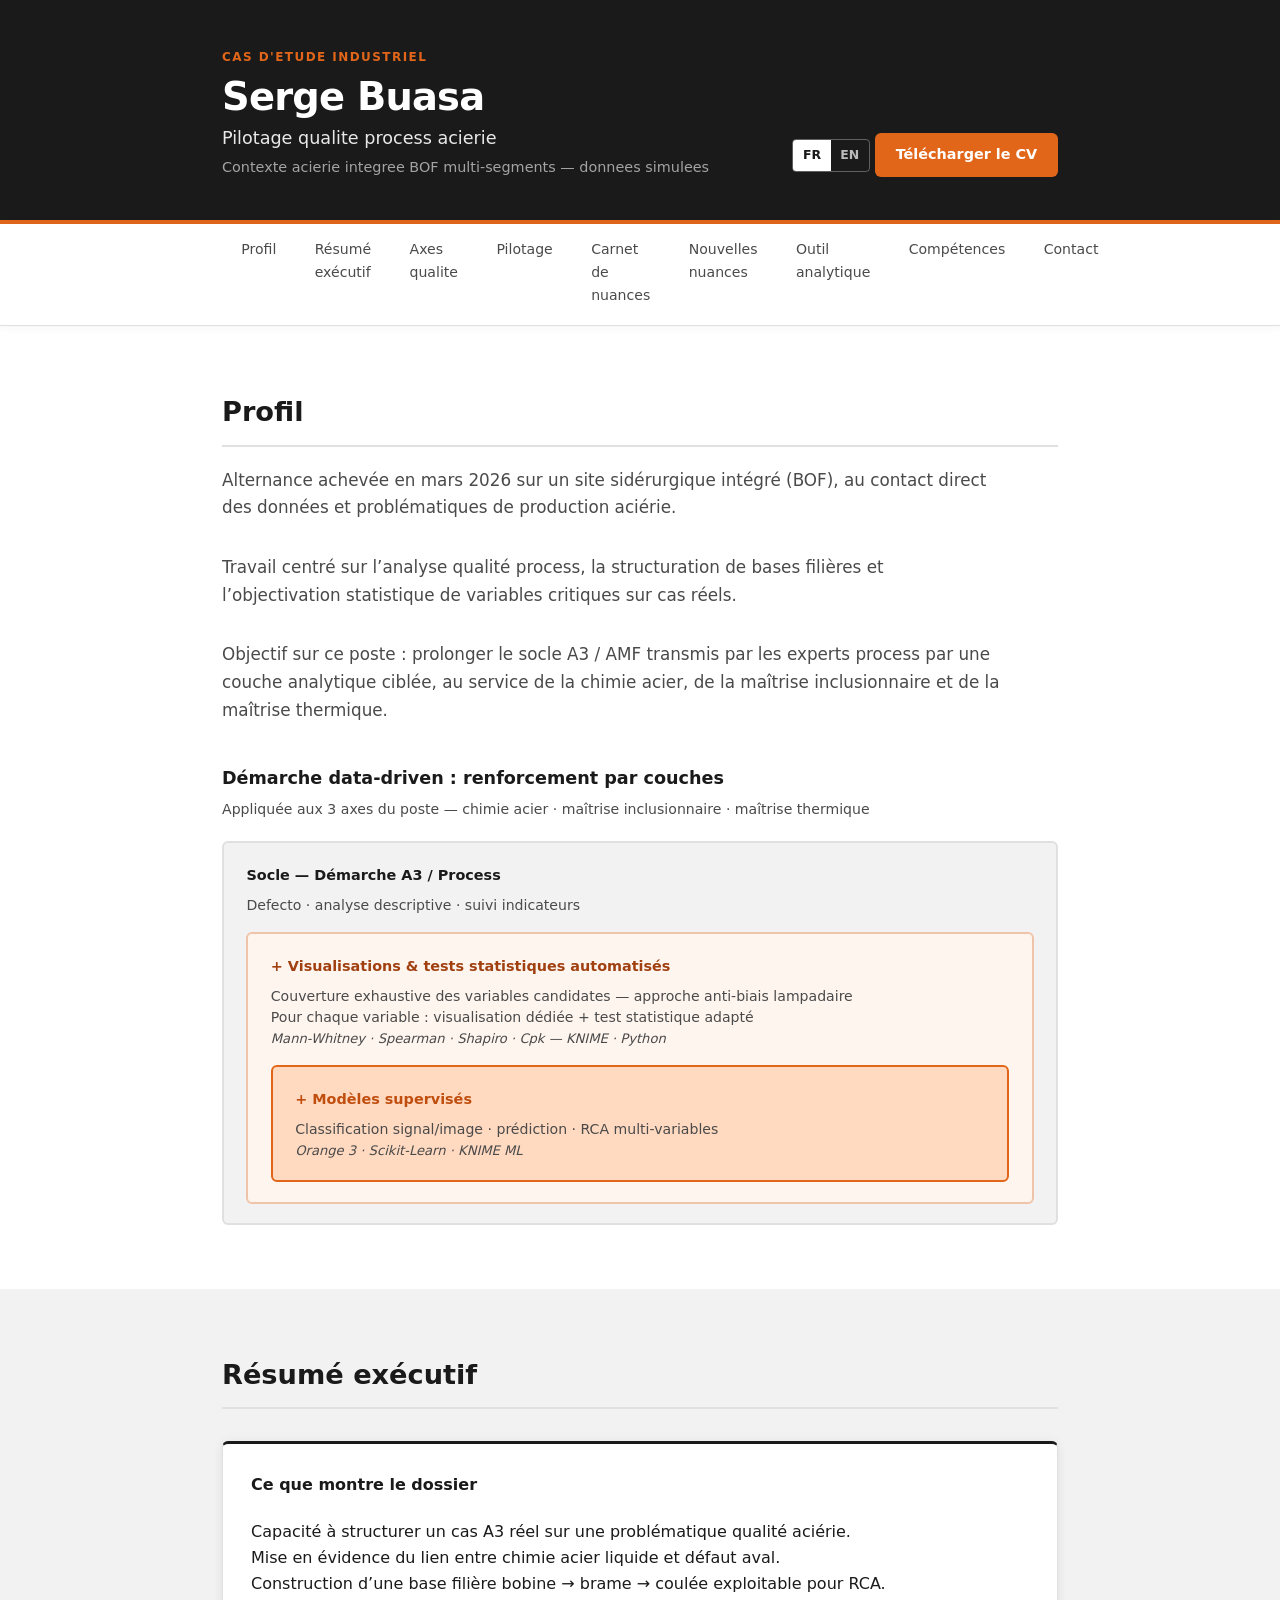
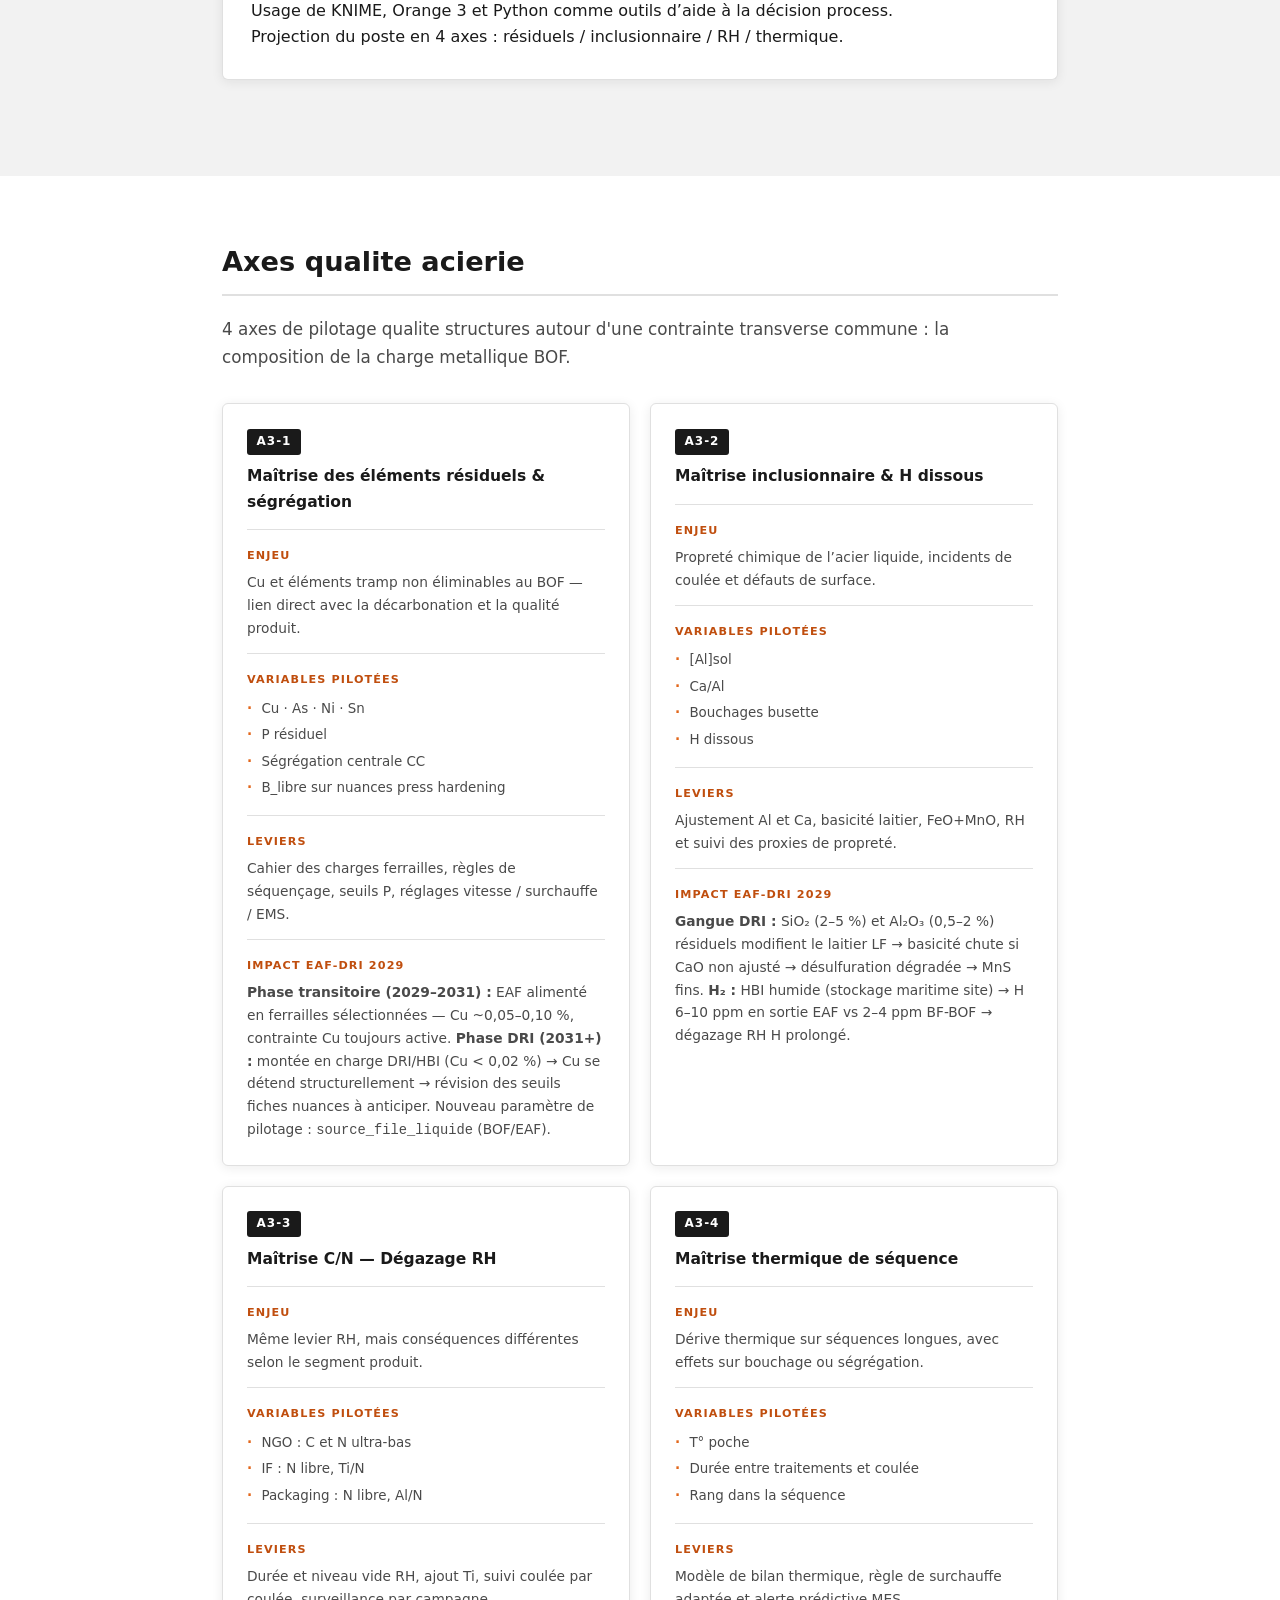
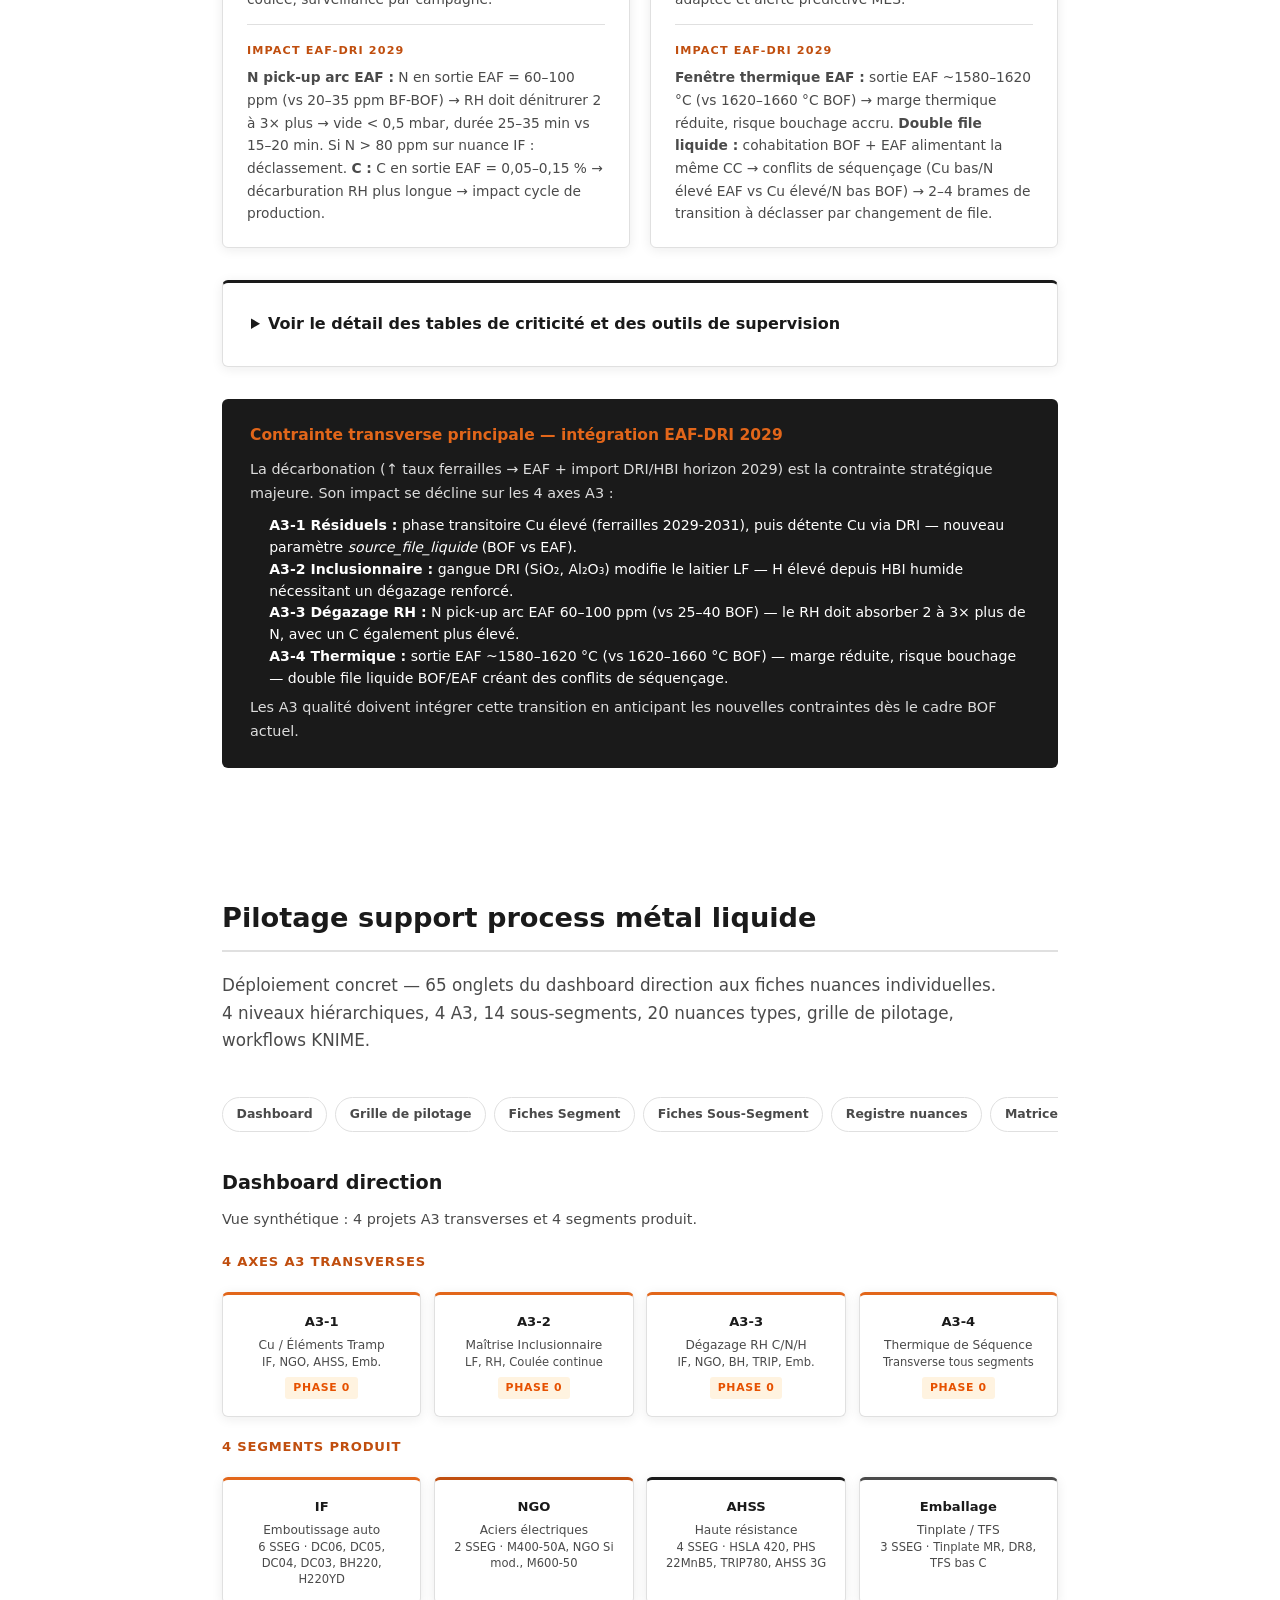
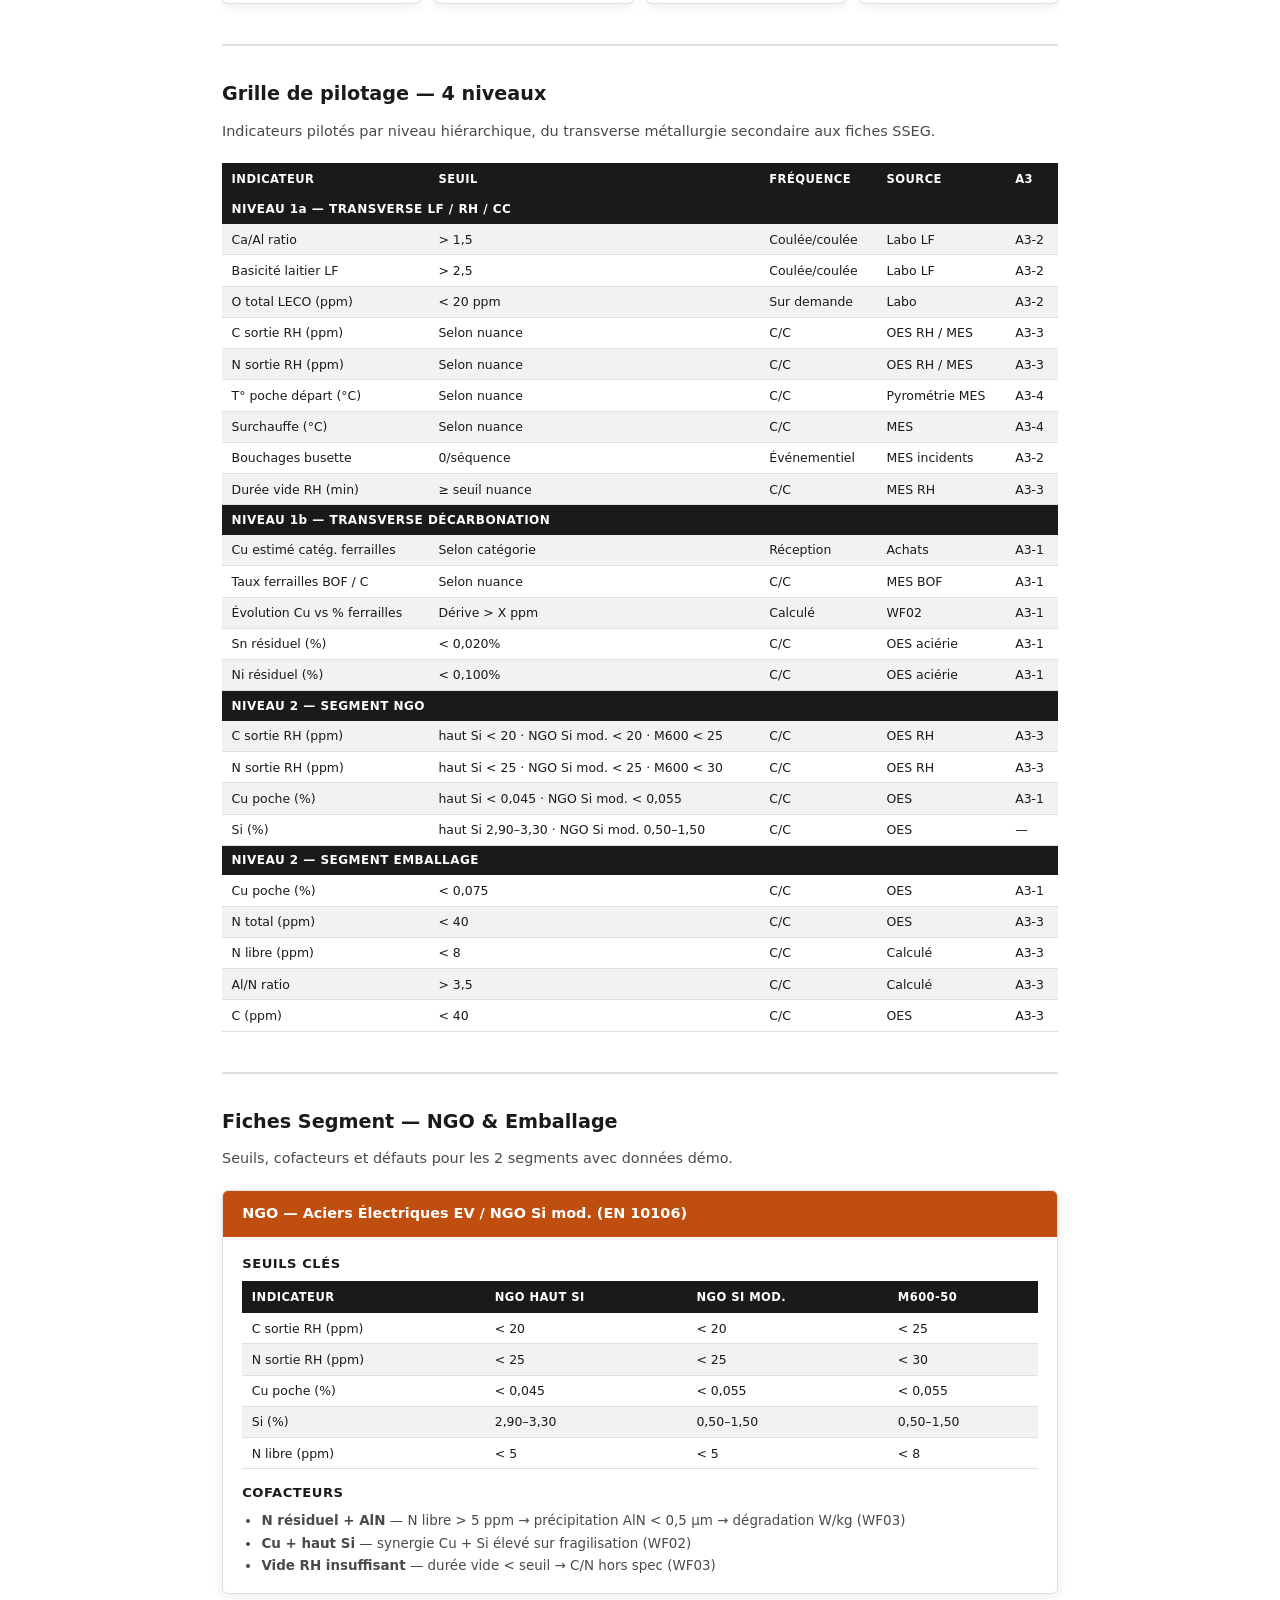
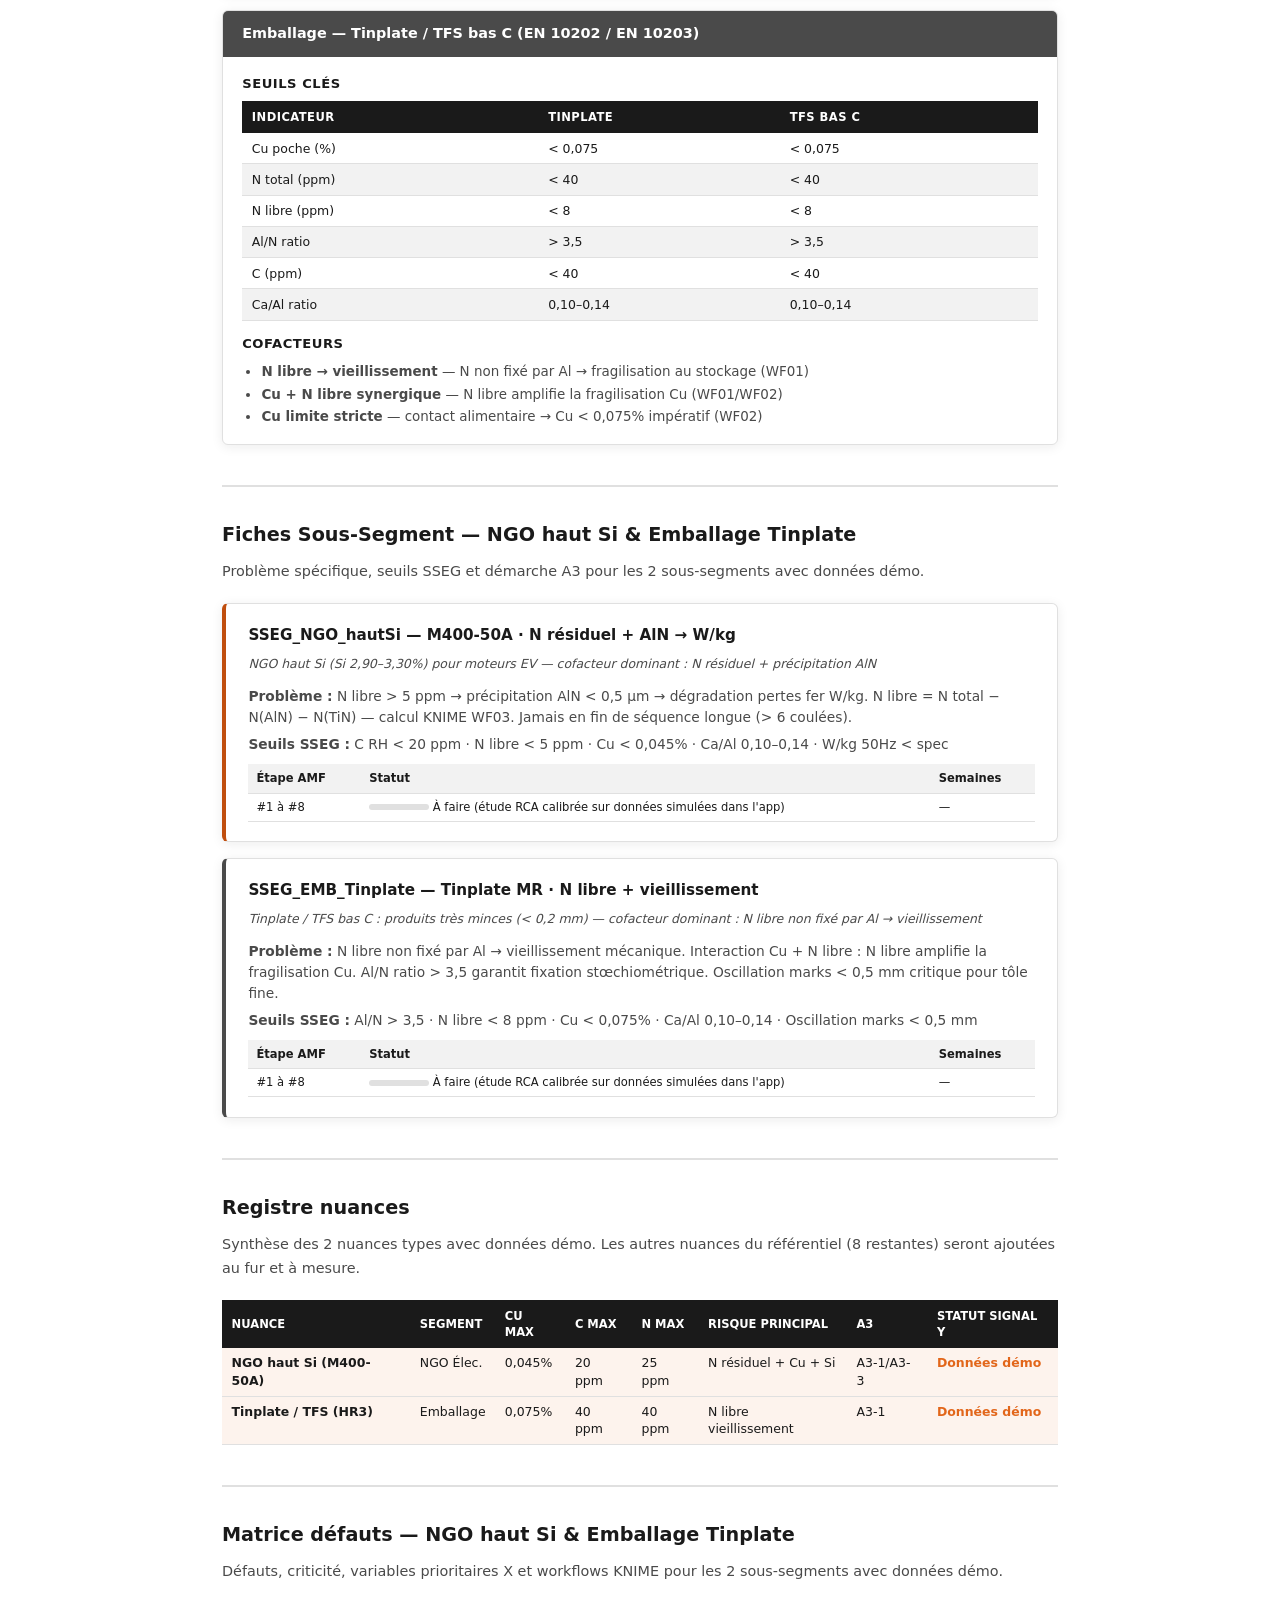
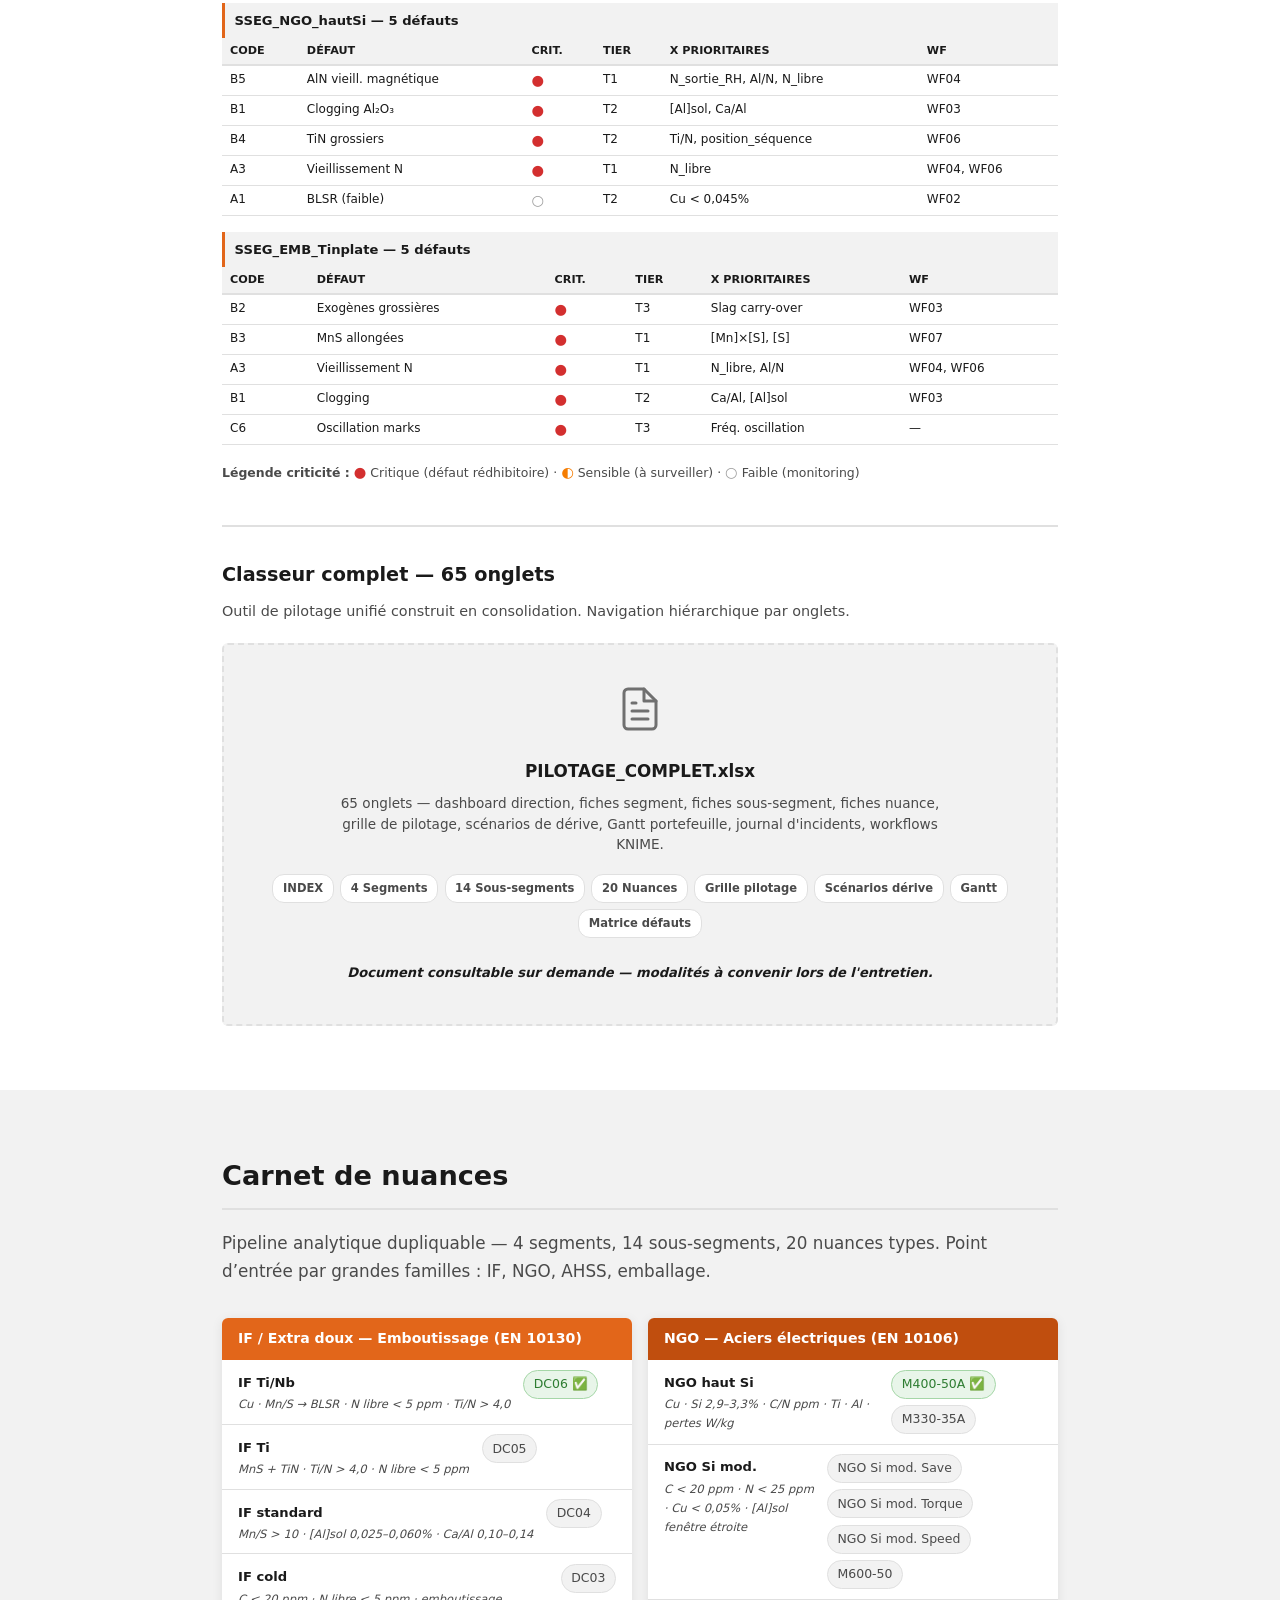
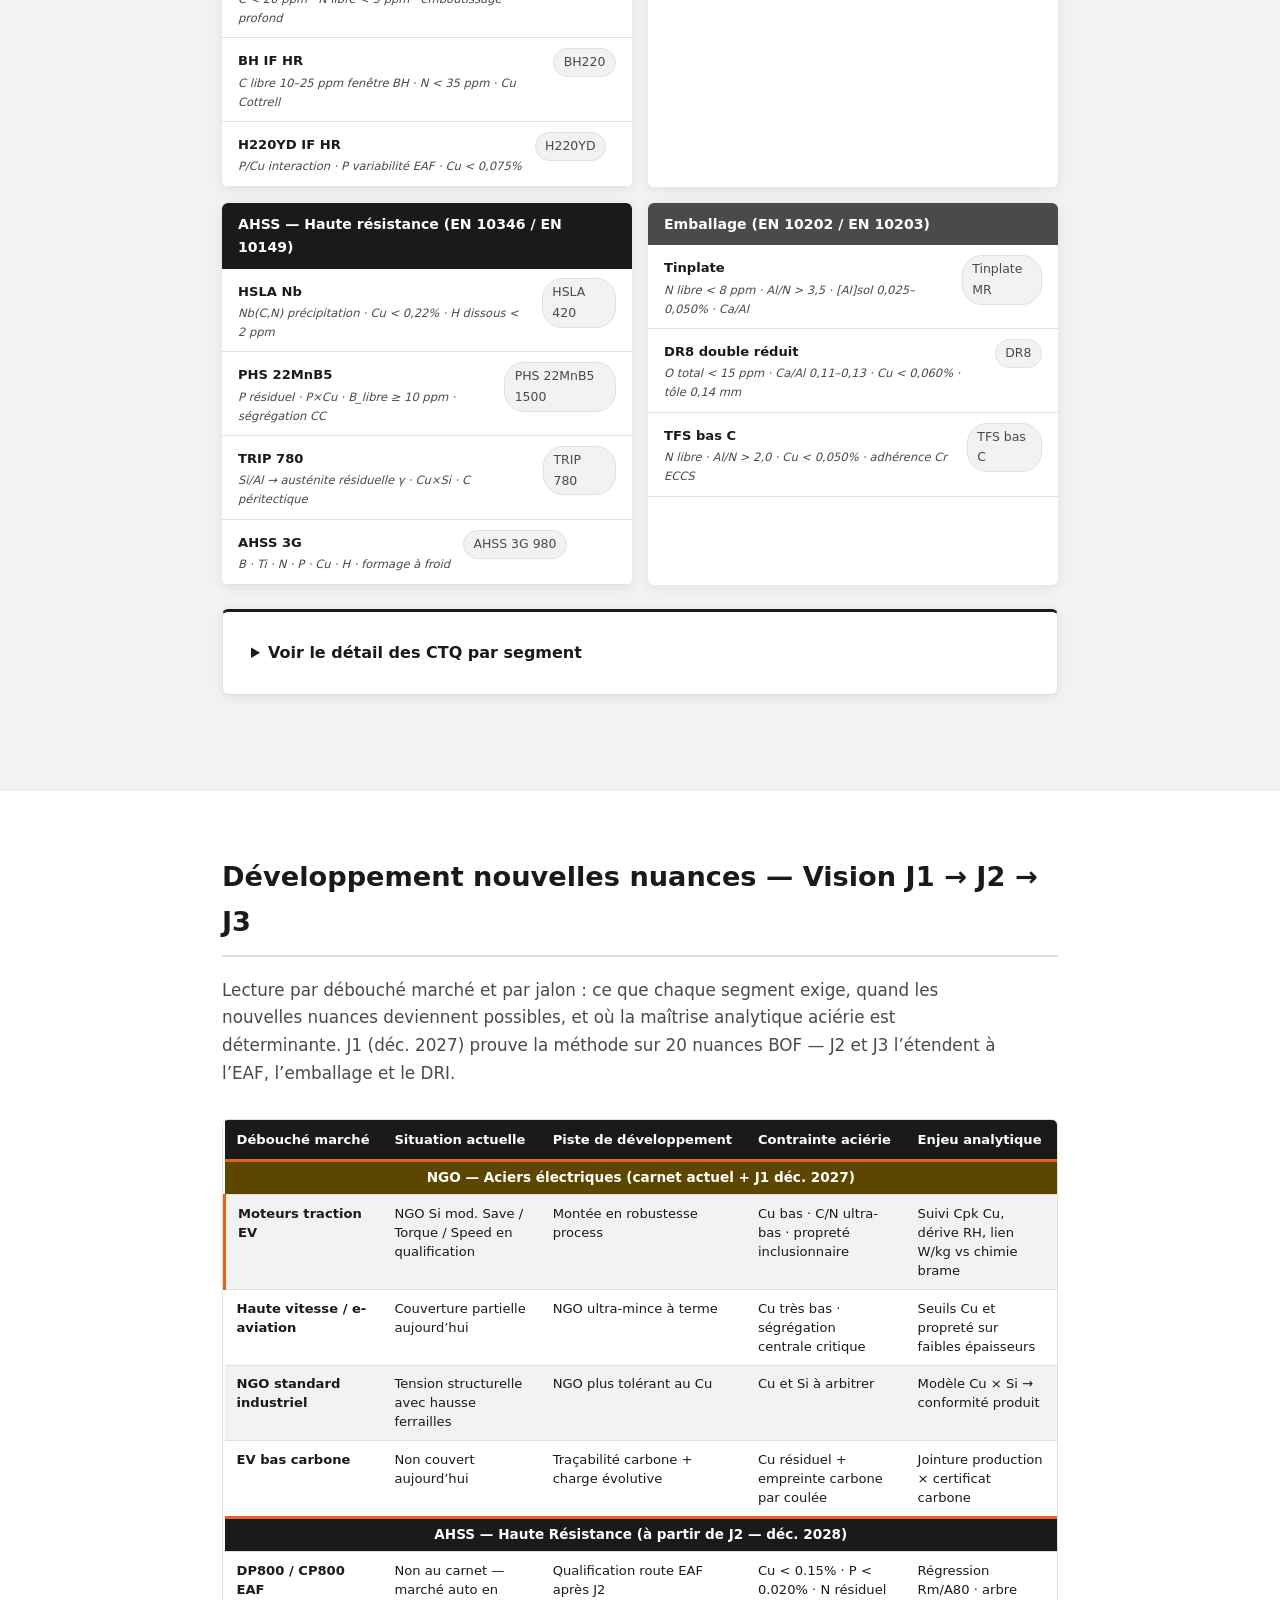
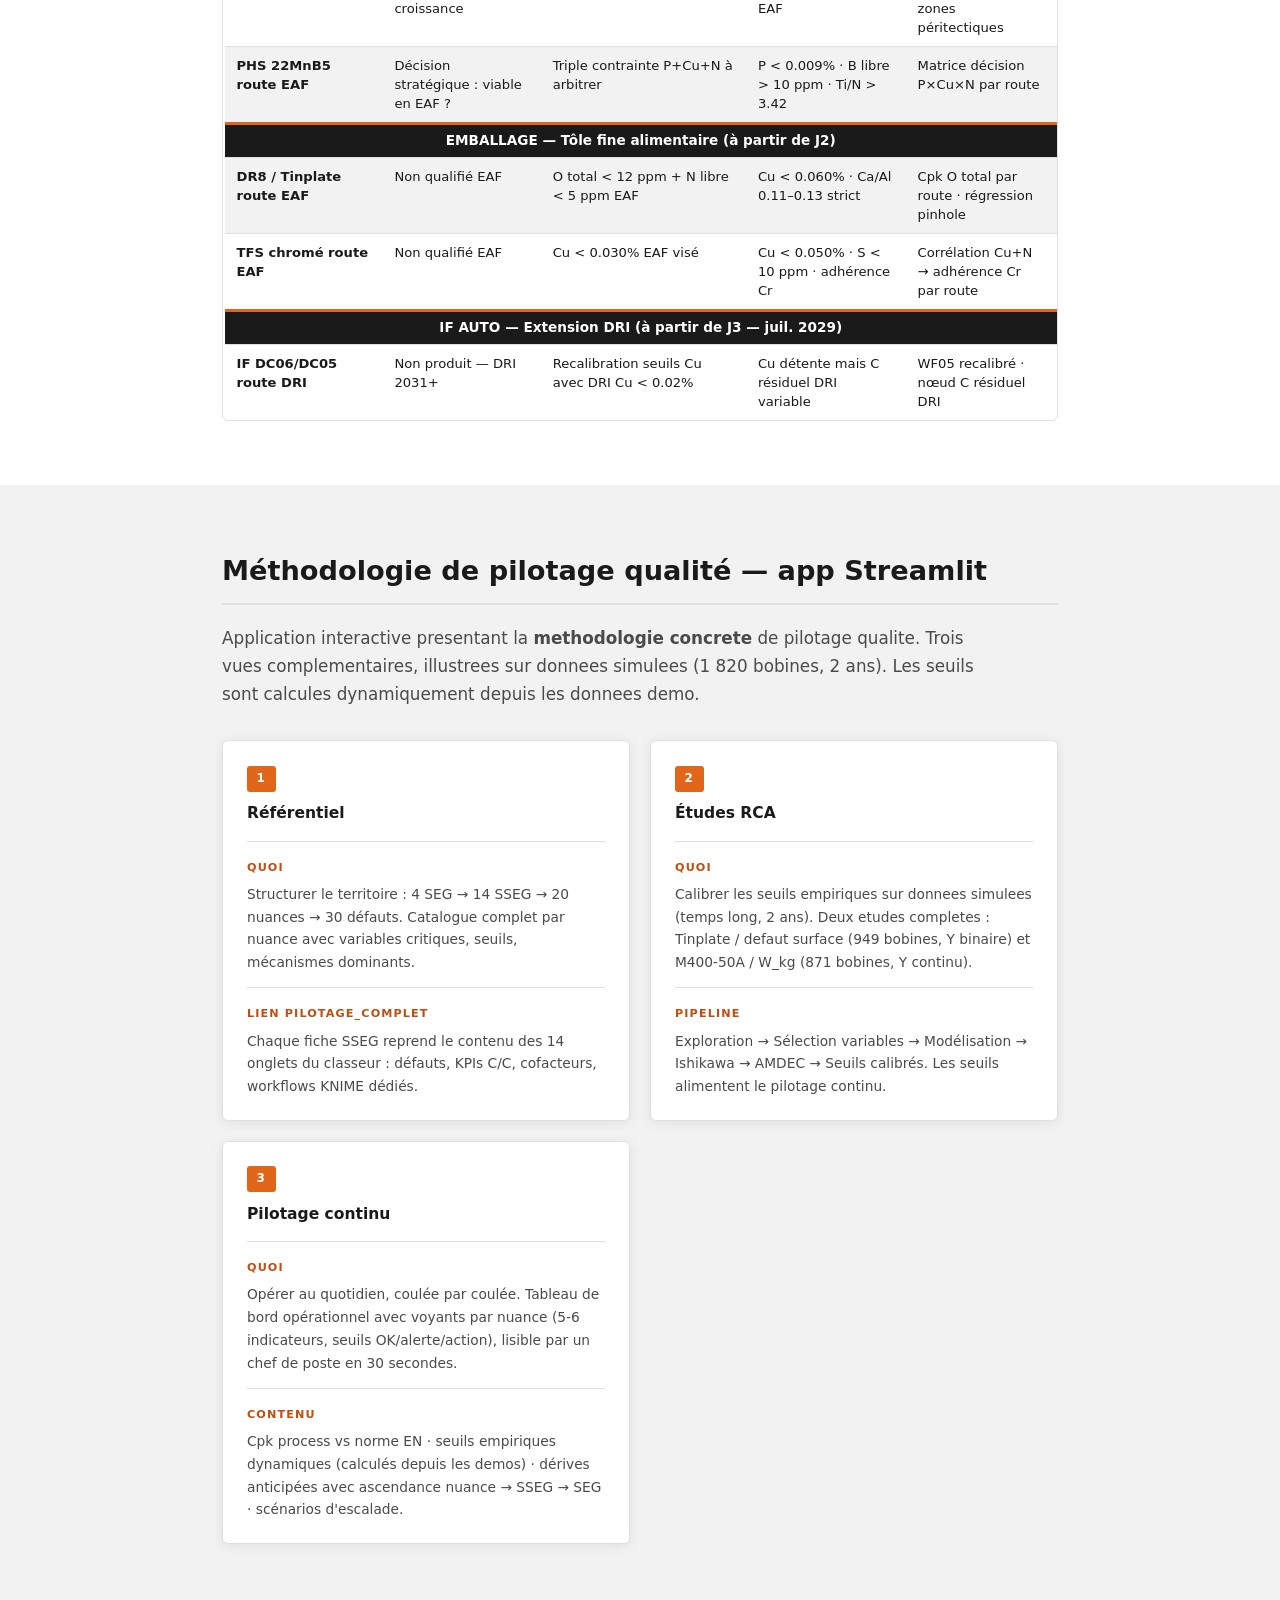
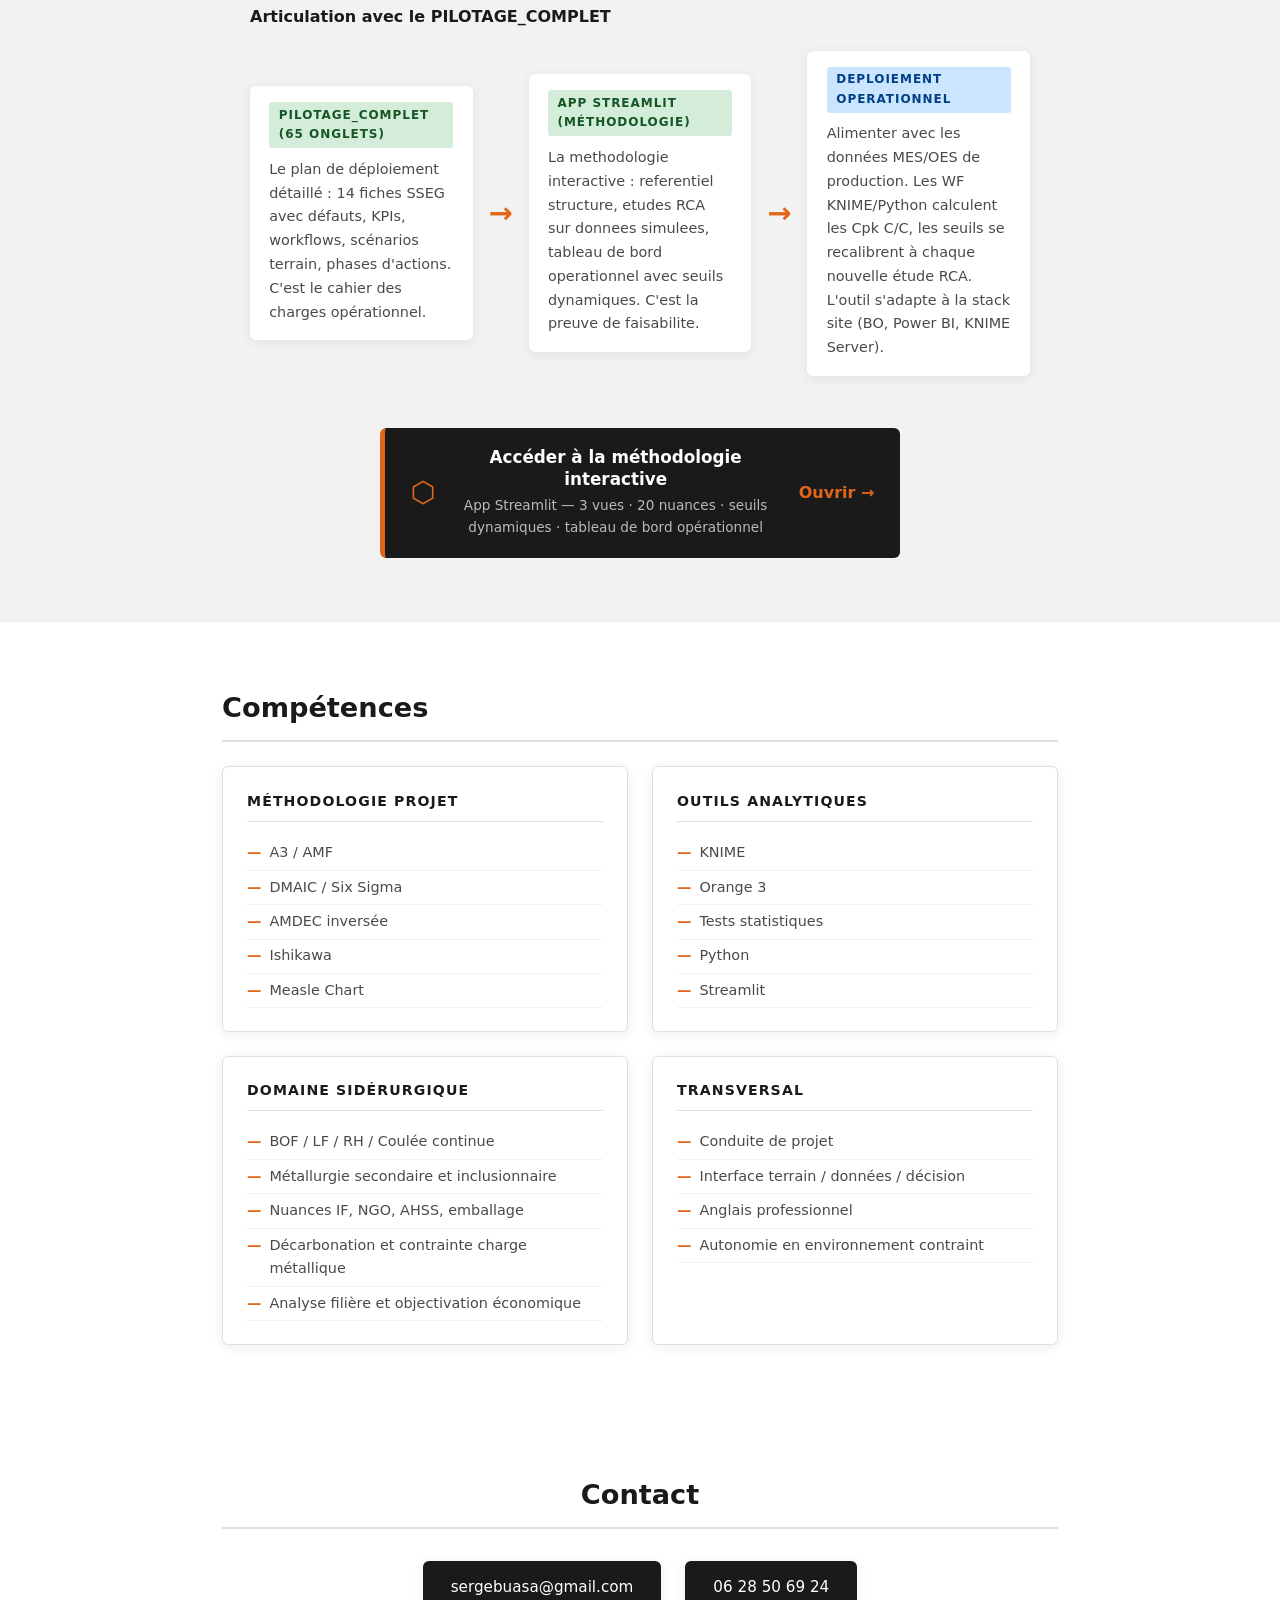
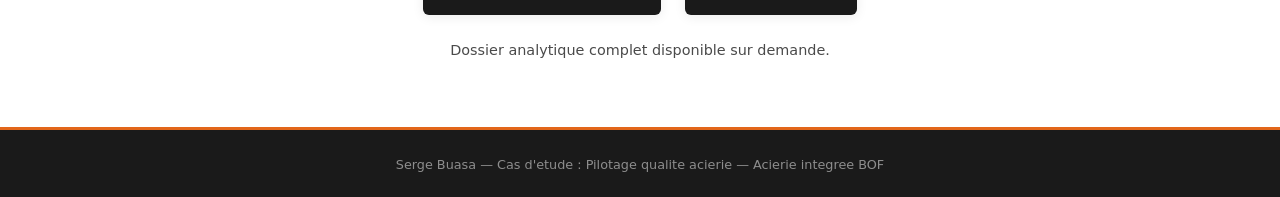
<file: index.html>
<!DOCTYPE html>
<html lang="fr">
<head>
  <meta charset="UTF-8" />
  <meta name="viewport" content="width=device-width, initial-scale=1.0" />
  <meta name="robots" content="noindex, nofollow" />
  <title>Serge Buasa — Cas d'etude : Pilotage qualite acierie</title>
  <link rel="stylesheet" href="styles.css" />
</head>
<body>

  <header>
    <div class="header-inner">
      <div class="header-left">
        <p class="header-tag">Cas d'etude industriel</p>
        <h1>Serge Buasa</h1>
        <p class="header-subtitle">Pilotage qualite process acierie</p>
        <p class="header-location">Contexte acierie integree BOF multi-segments — donnees simulees</p>
      </div>
      <div class="header-right">
        <div class="lang-switch">
          <span class="lang-active">FR</span>
          <a href="en.html" class="lang-link">EN</a>
        </div>
        <a href="cv_serge_buasa.pdf" class="btn-download" download>Télécharger le CV</a>
      </div>
    </div>
  </header>

  <nav>
    <ul>
      <li><a href="#profil">Profil</a></li>
      <li><a href="#resume">Résumé exécutif</a></li>
      <li><a href="#vision">Axes qualite</a></li>
      <li><a href="#pilotage">Pilotage</a></li>
      <li><a href="#carnet">Carnet de nuances</a></li>
      <li><a href="#nouvelles-nuances">Nouvelles nuances</a></li>
      <li><a href="#outil-analytique">Outil analytique</a></li>
      <li><a href="#competences">Compétences</a></li>
      <li><a href="#contact">Contact</a></li>
    </ul>
  </nav>

  <main>

    <section id="profil">
      <div class="section-inner">
        <h2>Profil</h2>
        <p class="lead">Alternance achevée en mars 2026 sur un site sidérurgique intégré (BOF), au contact direct des données et problématiques de production aciérie.</p>
        <p class="lead">Travail centré sur l’analyse qualité process, la structuration de bases filières et l’objectivation statistique de variables critiques sur cas réels.</p>
        <p class="lead">Objectif sur ce poste : prolonger le socle A3 / AMF transmis par les experts process par une couche analytique ciblée, au service de la chimie acier, de la maîtrise inclusionnaire et de la maîtrise thermique.</p>

        <div class="imbrication-wrapper">
          <h3 class="imbrication-title">Démarche data-driven : renforcement par couches</h3>
          <p class="imbrication-subtitle">Appliquée aux 3 axes du poste — chimie acier · maîtrise inclusionnaire · maîtrise thermique</p>

          <div class="layer layer-socle">
            <div class="layer-header">
              <span class="layer-tag">Socle — Démarche A3 / Process</span>
            </div>
            <p class="layer-desc">Defecto · analyse descriptive · suivi indicateurs</p>

            <div class="layer layer-visu">
              <div class="layer-header">
                <span class="layer-tag layer-tag-2">+ Visualisations & tests statistiques automatisés</span>
              </div>
              <p class="layer-desc">Couverture exhaustive des variables candidates — approche anti-biais lampadaire<br>
              Pour chaque variable : visualisation dédiée + test statistique adapté<br>
              <span class="layer-tools">Mann-Whitney · Spearman · Shapiro · Cpk — KNIME · Python</span></p>

              <div class="layer layer-ml">
                <div class="layer-header">
                  <span class="layer-tag layer-tag-4">+ Modèles supervisés</span>
                </div>
                <p class="layer-desc">Classification signal/image · prédiction · RCA multi-variables<br>
                <span class="layer-tools">Orange 3 · Scikit-Learn · KNIME ML</span></p>
              </div>

            </div>
          </div>
        </div>

      </div>
    </section>

    <section id="resume" class="section-alt">
      <div class="section-inner">
        <h2>Résumé exécutif</h2>
        <div class="result-box">
          <h3>Ce que montre le dossier</h3>
          <ul>
            <li>Capacité à structurer un cas A3 réel sur une problématique qualité aciérie.</li>
            <li>Mise en évidence du lien entre chimie acier liquide et défaut aval.</li>
            <li>Construction d’une base filière bobine → brame → coulée exploitable pour RCA.</li>
            <li>Usage de KNIME, Orange 3 et Python comme outils d’aide à la décision process.</li>
            <li>Projection du poste en 4 axes : résiduels / inclusionnaire / RH / thermique.</li>
          </ul>
        </div>
      </div>
    </section>

    <!-- Section cas-etude supprimee — copie confidentielle dans candidature_arcelormittal/cas_etude_blsr_section_confidentielle.html -->
    <!-- FIN CAS-ETUDE SUPPRIME -->

    <section id="vision">
      <div class="section-inner">
        <h2>Axes qualite acierie</h2>
        <p class="lead">4 axes de pilotage qualite structures autour d'une contrainte transverse commune : la composition de la charge metallique BOF.</p>

        <div class="axes-grid">
          <div class="axe-card">
            <div class="axe-num">A3-1</div>
            <h3>Maîtrise des éléments résiduels & ségrégation</h3>
            <div class="axe-section">
              <span class="axe-label">Enjeu</span>
              <p>Cu et éléments tramp non éliminables au BOF — lien direct avec la décarbonation et la qualité produit.</p>
            </div>
            <div class="axe-section">
              <span class="axe-label">Variables pilotées</span>
              <ul class="axe-vars">
                <li>Cu · As · Ni · Sn</li>
                <li>P résiduel</li>
                <li>Ségrégation centrale CC</li>
                <li>B_libre sur nuances press hardening</li>
              </ul>
            </div>
            <div class="axe-section">
              <span class="axe-label">Leviers</span>
              <p>Cahier des charges ferrailles, règles de séquençage, seuils P, réglages vitesse / surchauffe / EMS.</p>
            </div>
            <div class="axe-section">
              <span class="axe-label">Impact EAF-DRI 2029</span>
              <p><strong>Phase transitoire (2029–2031) :</strong> EAF alimenté en ferrailles sélectionnées — Cu ~0,05–0,10 %, contrainte Cu toujours active. <strong>Phase DRI (2031+) :</strong> montée en charge DRI/HBI (Cu &lt; 0,02 %) → Cu se détend structurellement → révision des seuils fiches nuances à anticiper. Nouveau paramètre de pilotage : <code>source_file_liquide</code> (BOF/EAF).</p>
            </div>
          </div>

          <div class="axe-card">
            <div class="axe-num">A3-2</div>
            <h3>Maîtrise inclusionnaire & H dissous</h3>
            <div class="axe-section">
              <span class="axe-label">Enjeu</span>
              <p>Propreté chimique de l’acier liquide, incidents de coulée et défauts de surface.</p>
            </div>
            <div class="axe-section">
              <span class="axe-label">Variables pilotées</span>
              <ul class="axe-vars">
                <li>[Al]sol</li>
                <li>Ca/Al</li>
                <li>Bouchages busette</li>
                <li>H dissous</li>
              </ul>
            </div>
            <div class="axe-section">
              <span class="axe-label">Leviers</span>
              <p>Ajustement Al et Ca, basicité laitier, FeO+MnO, RH et suivi des proxies de propreté.</p>
            </div>
            <div class="axe-section">
              <span class="axe-label">Impact EAF-DRI 2029</span>
              <p><strong>Gangue DRI :</strong> SiO₂ (2–5 %) et Al₂O₃ (0,5–2 %) résiduels modifient le laitier LF → basicité chute si CaO non ajusté → désulfuration dégradée → MnS fins. <strong>H₂ :</strong> HBI humide (stockage maritime site) → H 6–10 ppm en sortie EAF vs 2–4 ppm BF-BOF → dégazage RH H prolongé.</p>
            </div>
          </div>

          <div class="axe-card">
            <div class="axe-num">A3-3</div>
            <h3>Maîtrise C/N — Dégazage RH</h3>
            <div class="axe-section">
              <span class="axe-label">Enjeu</span>
              <p>Même levier RH, mais conséquences différentes selon le segment produit.</p>
            </div>
            <div class="axe-section">
              <span class="axe-label">Variables pilotées</span>
              <ul class="axe-vars">
                <li>NGO : C et N ultra-bas</li>
                <li>IF : N libre, Ti/N</li>
                <li>Packaging : N libre, Al/N</li>
              </ul>
            </div>
            <div class="axe-section">
              <span class="axe-label">Leviers</span>
              <p>Durée et niveau vide RH, ajout Ti, suivi coulée par coulée, surveillance par campagne.</p>
            </div>
            <div class="axe-section">
              <span class="axe-label">Impact EAF-DRI 2029</span>
              <p><strong>N pick-up arc EAF :</strong> N en sortie EAF = 60–100 ppm (vs 20–35 ppm BF-BOF) → RH doit dénitrurer 2 à 3× plus → vide &lt; 0,5 mbar, durée 25–35 min vs 15–20 min. Si N &gt; 80 ppm sur nuance IF : déclassement. <strong>C :</strong> C en sortie EAF = 0,05–0,15 % → décarburation RH plus longue → impact cycle de production.</p>
            </div>
          </div>

          <div class="axe-card">
            <div class="axe-num">A3-4</div>
            <h3>Maîtrise thermique de séquence</h3>
            <div class="axe-section">
              <span class="axe-label">Enjeu</span>
              <p>Dérive thermique sur séquences longues, avec effets sur bouchage ou ségrégation.</p>
            </div>
            <div class="axe-section">
              <span class="axe-label">Variables pilotées</span>
              <ul class="axe-vars">
                <li>T° poche</li>
                <li>Durée entre traitements et coulée</li>
                <li>Rang dans la séquence</li>
              </ul>
            </div>
            <div class="axe-section">
              <span class="axe-label">Leviers</span>
              <p>Modèle de bilan thermique, règle de surchauffe adaptée et alerte prédictive MES.</p>
            </div>
            <div class="axe-section">
              <span class="axe-label">Impact EAF-DRI 2029</span>
              <p><strong>Fenêtre thermique EAF :</strong> sortie EAF ~1580–1620 °C (vs 1620–1660 °C BOF) → marge thermique réduite, risque bouchage accru. <strong>Double file liquide :</strong> cohabitation BOF + EAF alimentant la même CC → conflits de séquençage (Cu bas/N élevé EAF vs Cu élevé/N bas BOF) → 2–4 brames de transition à déclasser par changement de file.</p>
            </div>
          </div>
        </div>

        <details class="result-box" style="margin-top:1.5rem;">
          <summary><strong>Voir le détail des tables de criticité et des outils de supervision</strong></summary>
          <div style="margin-top:1rem;">
            <p>Les tables détaillées par segment et les workflows KNIME / Python peuvent être joints en annexe technique ou présentés en entretien.</p>
            <ul>
              <li>Criticités par segment : IF, NGO, AHSS, Emballage</li>
              <li>Workflows de supervision : résiduels, inclusionnaire, RH, thermique</li>
              <li>Alerte par coulée et logique Rule Engine par nuance</li>
            </ul>
          </div>
        </details>

        <div class="contrainte-box">
          <h3>Contrainte transverse principale — intégration EAF-DRI 2029</h3>
          <p>La décarbonation (↑ taux ferrailles → EAF + import DRI/HBI horizon 2029) est la contrainte stratégique majeure. Son impact se décline sur les 4 axes A3 :</p>
          <ul style="margin:0.6rem 0 0.4rem 1.2rem; font-size:0.88rem; line-height:1.55;">
            <li><strong>A3-1 Résiduels :</strong> phase transitoire Cu élevé (ferrailles 2029-2031), puis détente Cu via DRI — nouveau paramètre <em>source_file_liquide</em> (BOF vs EAF).</li>
            <li><strong>A3-2 Inclusionnaire :</strong> gangue DRI (SiO₂, Al₂O₃) modifie le laitier LF — H élevé depuis HBI humide nécessitant un dégazage renforcé.</li>
            <li><strong>A3-3 Dégazage RH :</strong> N pick-up arc EAF 60–100 ppm (vs 25–40 BOF) — le RH doit absorber 2 à 3× plus de N, avec un C également plus élevé.</li>
            <li><strong>A3-4 Thermique :</strong> sortie EAF ~1580–1620 °C (vs 1620–1660 °C BOF) — marge réduite, risque bouchage — double file liquide BOF/EAF créant des conflits de séquençage.</li>
          </ul>
          <p style="margin-top:0.4rem;">Les A3 qualité doivent intégrer cette transition en anticipant les nouvelles contraintes dès le cadre BOF actuel.</p>
        </div>
      </div>
    </section>

    <section id="pilotage">
      <div class="section-inner">
        <h2>Pilotage support process métal liquide</h2>
        <p class="lead">Déploiement concret — 65 onglets du dashboard direction aux fiches nuances individuelles. 4 niveaux hiérarchiques, 4 A3, 14 sous-segments, 20 nuances types, grille de pilotage, workflows KNIME.</p>

        <div class="pilot-nav">
          <a href="#pilot-dashboard">Dashboard</a>
          <a href="#pilot-grille">Grille de pilotage</a>
          <a href="#pilot-segments">Fiches Segment</a>
          <a href="#pilot-sseg">Fiches Sous-Segment</a>
          <a href="#pilot-registre">Registre nuances</a>
          <a href="#pilot-defauts">Matrice défauts</a>
          <a href="#pilot-classeur">Classeur complet</a>
        </div>

        <!-- ═══ DASHBOARD ═══ -->
        <div id="pilot-dashboard" class="pilot-subsection" style="border-top:none; padding-top:0; margin-top:1.5rem;">
          <h3>Dashboard direction</h3>
          <p>Vue synthétique : 4 projets A3 transverses et 4 segments produit.</p>

          <h4 style="font-size:0.82rem; font-weight:700; color:var(--accent-dark); text-transform:uppercase; letter-spacing:0.06em; margin-bottom:0.6rem;">4 axes A3 transverses</h4>
          <div class="dash-grid">
            <div class="dash-tile">
              <h4>A3-1</h4>
              <p>Cu / Éléments Tramp</p>
              <p style="font-size:0.72rem;">IF, NGO, AHSS, Emb.</p>
              <span class="dash-status status-phase0">Phase 0</span>
            </div>
            <div class="dash-tile">
              <h4>A3-2</h4>
              <p>Maîtrise Inclusionnaire</p>
              <p style="font-size:0.72rem;">LF, RH, Coulée continue</p>
              <span class="dash-status status-phase0">Phase 0</span>
            </div>
            <div class="dash-tile">
              <h4>A3-3</h4>
              <p>Dégazage RH C/N/H</p>
              <p style="font-size:0.72rem;">IF, NGO, BH, TRIP, Emb.</p>
              <span class="dash-status status-phase0">Phase 0</span>
            </div>
            <div class="dash-tile">
              <h4>A3-4</h4>
              <p>Thermique de Séquence</p>
              <p style="font-size:0.72rem;">Transverse tous segments</p>
              <span class="dash-status status-phase0">Phase 0</span>
            </div>
          </div>

          <h4 style="font-size:0.82rem; font-weight:700; color:var(--accent-dark); text-transform:uppercase; letter-spacing:0.06em; margin:1.2rem 0 0.6rem;">4 segments produit</h4>
          <div class="dash-grid">
            <div class="dash-tile" style="border-top-color:#E2661A;">
              <h4>IF</h4>
              <p>Emboutissage auto</p>
              <p style="font-size:0.72rem;">6 SSEG · DC06, DC05, DC04, DC03, BH220, H220YD</p>
            </div>
            <div class="dash-tile" style="border-top-color:#C04E0E;">
              <h4>NGO</h4>
              <p>Aciers électriques</p>
              <p style="font-size:0.72rem;">2 SSEG · M400-50A, NGO Si mod., M600-50</p>
            </div>
            <div class="dash-tile" style="border-top-color:#1A1A1A;">
              <h4>AHSS</h4>
              <p>Haute résistance</p>
              <p style="font-size:0.72rem;">4 SSEG · HSLA 420, PHS 22MnB5, TRIP780, AHSS 3G</p>
            </div>
            <div class="dash-tile" style="border-top-color:#4A4A4A;">
              <h4>Emballage</h4>
              <p>Tinplate / TFS</p>
              <p style="font-size:0.72rem;">3 SSEG · Tinplate MR, DR8, TFS bas C</p>
            </div>
          </div>
        </div>

        <!-- ═══ GRILLE DE PILOTAGE ═══ -->
        <div id="pilot-grille" class="pilot-subsection">
          <h3>Grille de pilotage — 4 niveaux</h3>
          <p>Indicateurs pilotés par niveau hiérarchique, du transverse métallurgie secondaire aux fiches SSEG.</p>

          <div style="overflow-x:auto;">
            <table class="grille-table">
              <thead>
                <tr><th>Indicateur</th><th>Seuil</th><th>Fréquence</th><th>Source</th><th>A3</th></tr>
              </thead>
              <tbody>
                <tr class="grille-niveau"><td colspan="5">NIVEAU 1a — TRANSVERSE LF / RH / CC</td></tr>
                <tr><td>Ca/Al ratio</td><td>&gt; 1,5</td><td>Coulée/coulée</td><td>Labo LF</td><td>A3-2</td></tr>
                <tr><td>Basicité laitier LF</td><td>&gt; 2,5</td><td>Coulée/coulée</td><td>Labo LF</td><td>A3-2</td></tr>
                <tr><td>O total LECO (ppm)</td><td>&lt; 20 ppm</td><td>Sur demande</td><td>Labo</td><td>A3-2</td></tr>
                <tr><td>C sortie RH (ppm)</td><td>Selon nuance</td><td>C/C</td><td>OES RH / MES</td><td>A3-3</td></tr>
                <tr><td>N sortie RH (ppm)</td><td>Selon nuance</td><td>C/C</td><td>OES RH / MES</td><td>A3-3</td></tr>
                <tr><td>T° poche départ (°C)</td><td>Selon nuance</td><td>C/C</td><td>Pyrométrie MES</td><td>A3-4</td></tr>
                <tr><td>Surchauffe (°C)</td><td>Selon nuance</td><td>C/C</td><td>MES</td><td>A3-4</td></tr>
                <tr><td>Bouchages busette</td><td>0/séquence</td><td>Événementiel</td><td>MES incidents</td><td>A3-2</td></tr>
                <tr><td>Durée vide RH (min)</td><td>≥ seuil nuance</td><td>C/C</td><td>MES RH</td><td>A3-3</td></tr>

                <tr class="grille-niveau"><td colspan="5">NIVEAU 1b — TRANSVERSE DÉCARBONATION</td></tr>
                <tr><td>Cu estimé catég. ferrailles</td><td>Selon catégorie</td><td>Réception</td><td>Achats</td><td>A3-1</td></tr>
                <tr><td>Taux ferrailles BOF / C</td><td>Selon nuance</td><td>C/C</td><td>MES BOF</td><td>A3-1</td></tr>
                <tr><td>Évolution Cu vs % ferrailles</td><td>Dérive &gt; X ppm</td><td>Calculé</td><td>WF02</td><td>A3-1</td></tr>
                <tr><td>Sn résiduel (%)</td><td>&lt; 0,020%</td><td>C/C</td><td>OES aciérie</td><td>A3-1</td></tr>
                <tr><td>Ni résiduel (%)</td><td>&lt; 0,100%</td><td>C/C</td><td>OES aciérie</td><td>A3-1</td></tr>

                <tr class="grille-niveau"><td colspan="5">NIVEAU 2 — SEGMENT NGO</td></tr>
                <tr><td>C sortie RH (ppm)</td><td>haut Si &lt; 20 · NGO Si mod. &lt; 20 · M600 &lt; 25</td><td>C/C</td><td>OES RH</td><td>A3-3</td></tr>
                <tr><td>N sortie RH (ppm)</td><td>haut Si &lt; 25 · NGO Si mod. &lt; 25 · M600 &lt; 30</td><td>C/C</td><td>OES RH</td><td>A3-3</td></tr>
                <tr><td>Cu poche (%)</td><td>haut Si &lt; 0,045 · NGO Si mod. &lt; 0,055</td><td>C/C</td><td>OES</td><td>A3-1</td></tr>
                <tr><td>Si (%)</td><td>haut Si 2,90–3,30 · NGO Si mod. 0,50–1,50</td><td>C/C</td><td>OES</td><td>—</td></tr>

                <tr class="grille-niveau"><td colspan="5">NIVEAU 2 — SEGMENT EMBALLAGE</td></tr>
                <tr><td>Cu poche (%)</td><td>&lt; 0,075</td><td>C/C</td><td>OES</td><td>A3-1</td></tr>
                <tr><td>N total (ppm)</td><td>&lt; 40</td><td>C/C</td><td>OES</td><td>A3-3</td></tr>
                <tr><td>N libre (ppm)</td><td>&lt; 8</td><td>C/C</td><td>Calculé</td><td>A3-3</td></tr>
                <tr><td>Al/N ratio</td><td>&gt; 3,5</td><td>C/C</td><td>Calculé</td><td>A3-3</td></tr>
                <tr><td>C (ppm)</td><td>&lt; 40</td><td>C/C</td><td>OES</td><td>A3-3</td></tr>
              </tbody>
            </table>
          </div>
        </div>

        <!-- ═══ FICHES SEGMENT ═══ -->
        <div id="pilot-segments" class="pilot-subsection">
          <h3>Fiches Segment — NGO &amp; Emballage</h3>
          <p>Seuils, cofacteurs et défauts pour les 2 segments avec données démo.</p>

          <div class="seg-fiche">
            <div class="seg-fiche-header seg-ngo">NGO — Aciers Électriques EV / NGO Si mod. (EN 10106)</div>
            <div class="seg-fiche-body">
              <h4>Seuils clés</h4>
              <table class="grille-table">
                <thead><tr><th>Indicateur</th><th>NGO haut Si</th><th>NGO Si mod.</th><th>M600-50</th></tr></thead>
                <tbody>
                  <tr><td>C sortie RH (ppm)</td><td>&lt; 20</td><td>&lt; 20</td><td>&lt; 25</td></tr>
                  <tr><td>N sortie RH (ppm)</td><td>&lt; 25</td><td>&lt; 25</td><td>&lt; 30</td></tr>
                  <tr><td>Cu poche (%)</td><td>&lt; 0,045</td><td>&lt; 0,055</td><td>&lt; 0,055</td></tr>
                  <tr><td>Si (%)</td><td>2,90–3,30</td><td>0,50–1,50</td><td>0,50–1,50</td></tr>
                  <tr><td>N libre (ppm)</td><td>&lt; 5</td><td>&lt; 5</td><td>&lt; 8</td></tr>
                </tbody>
              </table>
              <h4>Cofacteurs</h4>
              <ul style="list-style:disc; margin-left:1.2rem; font-size:0.84rem; color:var(--text-soft);">
                <li><strong>N résiduel + AlN</strong> — N libre &gt; 5 ppm → précipitation AlN &lt; 0,5 µm → dégradation W/kg (WF03)</li>
                <li><strong>Cu + haut Si</strong> — synergie Cu + Si élevé sur fragilisation (WF02)</li>
                <li><strong>Vide RH insuffisant</strong> — durée vide &lt; seuil → C/N hors spec (WF03)</li>
              </ul>
            </div>
          </div>

          <div class="seg-fiche">
            <div class="seg-fiche-header seg-emb">Emballage — Tinplate / TFS bas C (EN 10202 / EN 10203)</div>
            <div class="seg-fiche-body">
              <h4>Seuils clés</h4>
              <table class="grille-table">
                <thead><tr><th>Indicateur</th><th>Tinplate</th><th>TFS bas C</th></tr></thead>
                <tbody>
                  <tr><td>Cu poche (%)</td><td>&lt; 0,075</td><td>&lt; 0,075</td></tr>
                  <tr><td>N total (ppm)</td><td>&lt; 40</td><td>&lt; 40</td></tr>
                  <tr><td>N libre (ppm)</td><td>&lt; 8</td><td>&lt; 8</td></tr>
                  <tr><td>Al/N ratio</td><td>&gt; 3,5</td><td>&gt; 3,5</td></tr>
                  <tr><td>C (ppm)</td><td>&lt; 40</td><td>&lt; 40</td></tr>
                  <tr><td>Ca/Al ratio</td><td>0,10–0,14</td><td>0,10–0,14</td></tr>
                </tbody>
              </table>
              <h4>Cofacteurs</h4>
              <ul style="list-style:disc; margin-left:1.2rem; font-size:0.84rem; color:var(--text-soft);">
                <li><strong>N libre → vieillissement</strong> — N non fixé par Al → fragilisation au stockage (WF01)</li>
                <li><strong>Cu + N libre synergique</strong> — N libre amplifie la fragilisation Cu (WF01/WF02)</li>
                <li><strong>Cu limite stricte</strong> — contact alimentaire → Cu &lt; 0,075% impératif (WF02)</li>
              </ul>
            </div>
          </div>
        </div>

        <!-- ═══ FICHES SOUS-SEGMENT ═══ -->
        <div id="pilot-sseg" class="pilot-subsection">
          <h3>Fiches Sous-Segment — NGO haut Si &amp; Emballage Tinplate</h3>
          <p>Problème spécifique, seuils SSEG et démarche A3 pour les 2 sous-segments avec données démo.</p>

          <div class="sseg-fiche" style="border-left-color:#C04E0E;">
            <h4>SSEG_NGO_hautSi — M400-50A · N résiduel + AlN → W/kg</h4>
            <p class="sseg-meta">NGO haut Si (Si 2,90–3,30%) pour moteurs EV — cofacteur dominant : N résiduel + précipitation AlN</p>
            <p><strong>Problème :</strong> N libre &gt; 5 ppm → précipitation AlN &lt; 0,5 µm → dégradation pertes fer W/kg. N libre = N total − N(AlN) − N(TiN) — calcul KNIME WF03. Jamais en fin de séquence longue (&gt; 6 coulées).</p>
            <p><strong>Seuils SSEG :</strong> C RH &lt; 20 ppm · N libre &lt; 5 ppm · Cu &lt; 0,045% · Ca/Al 0,10–0,14 · W/kg 50Hz &lt; spec</p>
            <table class="gantt-mini">
              <thead><tr><th>Étape AMF</th><th>Statut</th><th>Semaines</th></tr></thead>
              <tbody>
                <tr><td>#1 à #8</td><td><span class="gantt-bar gantt-afaire" style="width:60px;"></span> À faire (étude RCA calibrée sur données simulées dans l'app)</td><td>—</td></tr>
              </tbody>
            </table>
          </div>

          <div class="sseg-fiche" style="border-left-color:#4A4A4A;">
            <h4>SSEG_EMB_Tinplate — Tinplate MR · N libre + vieillissement</h4>
            <p class="sseg-meta">Tinplate / TFS bas C : produits très minces (&lt; 0,2 mm) — cofacteur dominant : N libre non fixé par Al → vieillissement</p>
            <p><strong>Problème :</strong> N libre non fixé par Al → vieillissement mécanique. Interaction Cu + N libre : N libre amplifie la fragilisation Cu. Al/N ratio &gt; 3,5 garantit fixation stœchiométrique. Oscillation marks &lt; 0,5 mm critique pour tôle fine.</p>
            <p><strong>Seuils SSEG :</strong> Al/N &gt; 3,5 · N libre &lt; 8 ppm · Cu &lt; 0,075% · Ca/Al 0,10–0,14 · Oscillation marks &lt; 0,5 mm</p>
            <table class="gantt-mini">
              <thead><tr><th>Étape AMF</th><th>Statut</th><th>Semaines</th></tr></thead>
              <tbody>
                <tr><td>#1 à #8</td><td><span class="gantt-bar gantt-afaire" style="width:60px;"></span> À faire (étude RCA calibrée sur données simulées dans l'app)</td><td>—</td></tr>
              </tbody>
            </table>
          </div>
        </div>

        <!-- ═══ REGISTRE NUANCES ═══ -->
        <div id="pilot-registre" class="pilot-subsection">
          <h3>Registre nuances</h3>
          <p>Synthèse des 2 nuances types avec données démo. Les autres nuances du référentiel (8 restantes) seront ajoutées au fur et à mesure.</p>

          <div style="overflow-x:auto;">
            <table class="registre-table">
              <thead>
                <tr><th>Nuance</th><th>Segment</th><th>Cu max</th><th>C max</th><th>N max</th><th>Risque principal</th><th>A3</th><th>Statut signal Y</th></tr>
              </thead>
              <tbody>
                <tr style="background:rgba(226,102,26,0.08);"><td><strong>NGO haut Si (M400-50A)</strong></td><td>NGO Élec.</td><td>0,045%</td><td>20 ppm</td><td>25 ppm</td><td>N résiduel + Cu + Si</td><td>A3-1/A3-3</td><td style="color:#e2661a;font-weight:600;">Données démo</td></tr>
                <tr style="background:rgba(226,102,26,0.08);"><td><strong>Tinplate / TFS (HR3)</strong></td><td>Emballage</td><td>0,075%</td><td>40 ppm</td><td>40 ppm</td><td>N libre vieillissement</td><td>A3-1</td><td style="color:#e2661a;font-weight:600;">Données démo</td></tr>
              </tbody>
            </table>
          </div>
        </div>

        <!-- ═══ MATRICE DÉFAUTS ═══ -->
        <div id="pilot-defauts" class="pilot-subsection">
          <h3>Matrice défauts — NGO haut Si &amp; Emballage Tinplate</h3>
          <p>Défauts, criticité, variables prioritaires X et workflows KNIME pour les 2 sous-segments avec données démo.</p>

          <div class="defauts-sseg-block">
            <h4>SSEG_NGO_hautSi — 5 défauts</h4>
            <table class="defauts-table">
              <thead><tr><th>Code</th><th>Défaut</th><th>Crit.</th><th>Tier</th><th>X prioritaires</th><th>WF</th></tr></thead>
              <tbody>
                <tr><td>B5</td><td>AlN vieill. magnétique</td><td><span class="crit-dot crit-critique">●</span></td><td>T1</td><td>N_sortie_RH, Al/N, N_libre</td><td>WF04</td></tr>
                <tr><td>B1</td><td>Clogging Al₂O₃</td><td><span class="crit-dot crit-critique">●</span></td><td>T2</td><td>[Al]sol, Ca/Al</td><td>WF03</td></tr>
                <tr><td>B4</td><td>TiN grossiers</td><td><span class="crit-dot crit-critique">●</span></td><td>T2</td><td>Ti/N, position_séquence</td><td>WF06</td></tr>
                <tr><td>A3</td><td>Vieillissement N</td><td><span class="crit-dot crit-critique">●</span></td><td>T1</td><td>N_libre</td><td>WF04, WF06</td></tr>
                <tr><td>A1</td><td>BLSR (faible)</td><td><span class="crit-dot crit-faible">○</span></td><td>T2</td><td>Cu &lt; 0,045%</td><td>WF02</td></tr>
              </tbody>
            </table>
          </div>

          <div class="defauts-sseg-block">
            <h4>SSEG_EMB_Tinplate — 5 défauts</h4>
            <table class="defauts-table">
              <thead><tr><th>Code</th><th>Défaut</th><th>Crit.</th><th>Tier</th><th>X prioritaires</th><th>WF</th></tr></thead>
              <tbody>
                <tr><td>B2</td><td>Exogènes grossières</td><td><span class="crit-dot crit-critique">●</span></td><td>T3</td><td>Slag carry-over</td><td>WF03</td></tr>
                <tr><td>B3</td><td>MnS allongées</td><td><span class="crit-dot crit-critique">●</span></td><td>T1</td><td>[Mn]×[S], [S]</td><td>WF07</td></tr>
                <tr><td>A3</td><td>Vieillissement N</td><td><span class="crit-dot crit-critique">●</span></td><td>T1</td><td>N_libre, Al/N</td><td>WF04, WF06</td></tr>
                <tr><td>B1</td><td>Clogging</td><td><span class="crit-dot crit-critique">●</span></td><td>T2</td><td>Ca/Al, [Al]sol</td><td>WF03</td></tr>
                <tr><td>C6</td><td>Oscillation marks</td><td><span class="crit-dot crit-critique">●</span></td><td>T3</td><td>Fréq. oscillation</td><td>—</td></tr>
              </tbody>
            </table>
          </div>

          <div style="margin-top:1rem; font-size:0.78rem; color:var(--text-soft);">
            <strong>Légende criticité :</strong>
            <span class="crit-dot crit-critique">●</span> Critique (défaut rédhibitoire) ·
            <span class="crit-dot crit-sensible">◐</span> Sensible (à surveiller) ·
            <span class="crit-dot crit-faible">○</span> Faible (monitoring)
          </div>
        </div>

        <!-- ═══ CLASSEUR COMPLET ═══ -->
        <div id="pilot-classeur" class="pilot-subsection">
          <h3>Classeur complet — 65 onglets</h3>
          <p>Outil de pilotage unifié construit en consolidation. Navigation hiérarchique par onglets.</p>
          <div class="classeur-placeholder">
            <div class="classeur-icon">
              <svg xmlns="http://www.w3.org/2000/svg" width="48" height="48" viewBox="0 0 24 24" fill="none" stroke="currentColor" stroke-width="1.5" stroke-linecap="round" stroke-linejoin="round"><path d="M14 2H6a2 2 0 0 0-2 2v16a2 2 0 0 0 2 2h12a2 2 0 0 0 2-2V8z"/><polyline points="14 2 14 8 20 8"/><line x1="8" y1="13" x2="16" y2="13"/><line x1="8" y1="17" x2="16" y2="17"/><line x1="8" y1="9" x2="10" y2="9"/></svg>
            </div>
            <p class="classeur-title">PILOTAGE_COMPLET.xlsx</p>
            <p class="classeur-desc">65 onglets — dashboard direction, fiches segment, fiches sous-segment, fiches nuance, grille de pilotage, scénarios de dérive, Gantt portefeuille, journal d'incidents, workflows KNIME.</p>
            <div class="classeur-structure">
              <span class="classeur-tag">INDEX</span>
              <span class="classeur-tag">4 Segments</span>
              <span class="classeur-tag">14 Sous-segments</span>
              <span class="classeur-tag">20 Nuances</span>
              <span class="classeur-tag">Grille pilotage</span>
              <span class="classeur-tag">Scénarios dérive</span>
              <span class="classeur-tag">Gantt</span>
              <span class="classeur-tag">Matrice défauts</span>
            </div>
            <p class="classeur-access">Document consultable sur demande — modalités à convenir lors de l'entretien.</p>
          </div>
        </div>

      </div>
    </section>

    <section id="carnet" class="section-alt">
      <div class="section-inner">
        <h2>Carnet de nuances</h2>
        <p class="lead">Pipeline analytique dupliquable — 4 segments, 14 sous-segments, 20 nuances types. Point d’entrée par grandes familles : IF, NGO, AHSS, emballage.</p>

        <div class="carnet-grid">
          <div class="seg-block">
            <div class="seg-header seg-if">IF / Extra doux — Emboutissage (EN 10130)</div>
            <div class="sseg-row">
              <div class="sseg-label">IF Ti/Nb<span class="cofact">Cu · Mn/S &rarr; BLSR · N libre &lt; 5 ppm · Ti/N &gt; 4,0</span></div>
              <div class="nuances-list"><span class="nuance nuance-done">DC06 ✅</span></div>
            </div>
            <div class="sseg-row">
              <div class="sseg-label">IF Ti<span class="cofact">MnS + TiN · Ti/N &gt; 4,0 · N libre &lt; 5 ppm</span></div>
              <div class="nuances-list"><span class="nuance nuance-todo">DC05</span></div>
            </div>
            <div class="sseg-row">
              <div class="sseg-label">IF standard<span class="cofact">Mn/S &gt; 10 · [Al]sol 0,025–0,060% · Ca/Al 0,10–0,14</span></div>
              <div class="nuances-list"><span class="nuance nuance-todo">DC04</span></div>
            </div>
            <div class="sseg-row">
              <div class="sseg-label">IF cold<span class="cofact">C &lt; 20 ppm · N libre &lt; 5 ppm · emboutissage profond</span></div>
              <div class="nuances-list"><span class="nuance nuance-todo">DC03</span></div>
            </div>
            <div class="sseg-row">
              <div class="sseg-label">BH IF HR<span class="cofact">C libre 10–25 ppm fenêtre BH · N &lt; 35 ppm · Cu Cottrell</span></div>
              <div class="nuances-list"><span class="nuance nuance-todo">BH220</span></div>
            </div>
            <div class="sseg-row">
              <div class="sseg-label">H220YD IF HR<span class="cofact">P/Cu interaction · P variabilité EAF · Cu &lt; 0,075%</span></div>
              <div class="nuances-list"><span class="nuance nuance-todo">H220YD</span></div>
            </div>
          </div>

          <div class="seg-block">
            <div class="seg-header seg-ngo">NGO — Aciers électriques (EN 10106)</div>
            <div class="sseg-row">
              <div class="sseg-label">NGO haut Si<span class="cofact">Cu · Si 2,9–3,3% · C/N ppm · Ti · Al · pertes W/kg</span></div>
              <div class="nuances-list">
                <span class="nuance nuance-done">M400-50A ✅</span>
                <span class="nuance nuance-todo">M330-35A</span>
              </div>
            </div>
            <div class="sseg-row">
              <div class="sseg-label">NGO Si mod.<span class="cofact">C &lt; 20 ppm · N &lt; 25 ppm · Cu &lt; 0,05% · [Al]sol fenêtre étroite</span></div>
              <div class="nuances-list">
                <span class="nuance nuance-todo">NGO Si mod. Save</span>
                <span class="nuance nuance-todo">NGO Si mod. Torque</span>
                <span class="nuance nuance-todo">NGO Si mod. Speed</span>
                <span class="nuance nuance-todo">M600-50</span>
              </div>
            </div>
          </div>

          <div class="seg-block">
            <div class="seg-header seg-ahss">AHSS — Haute résistance (EN 10346 / EN 10149)</div>
            <div class="sseg-row">
              <div class="sseg-label">HSLA Nb<span class="cofact">Nb(C,N) précipitation · Cu &lt; 0,22% · H dissous &lt; 2 ppm</span></div>
              <div class="nuances-list"><span class="nuance nuance-todo">HSLA 420</span></div>
            </div>
            <div class="sseg-row">
              <div class="sseg-label">PHS 22MnB5<span class="cofact">P résiduel · P&times;Cu · B_libre &ge; 10 ppm · ségrégation CC</span></div>
              <div class="nuances-list"><span class="nuance nuance-todo">PHS 22MnB5 1500</span></div>
            </div>
            <div class="sseg-row">
              <div class="sseg-label">TRIP 780<span class="cofact">Si/Al &rarr; austénite résiduelle &gamma; · Cu&times;Si · C péritectique</span></div>
              <div class="nuances-list"><span class="nuance nuance-todo">TRIP 780</span></div>
            </div>
            <div class="sseg-row">
              <div class="sseg-label">AHSS 3G<span class="cofact">B · Ti · N · P · Cu · H · formage à froid</span></div>
              <div class="nuances-list"><span class="nuance nuance-todo">AHSS 3G 980</span></div>
            </div>
          </div>

          <div class="seg-block">
            <div class="seg-header seg-emb">Emballage (EN 10202 / EN 10203)</div>
            <div class="sseg-row">
              <div class="sseg-label">Tinplate<span class="cofact">N libre &lt; 8 ppm · Al/N &gt; 3,5 · [Al]sol 0,025–0,050% · Ca/Al</span></div>
              <div class="nuances-list"><span class="nuance nuance-todo">Tinplate MR</span></div>
            </div>
            <div class="sseg-row">
              <div class="sseg-label">DR8 double réduit<span class="cofact">O total &lt; 15 ppm · Ca/Al 0,11–0,13 · Cu &lt; 0,060% · tôle 0,14 mm</span></div>
              <div class="nuances-list"><span class="nuance nuance-todo">DR8</span></div>
            </div>
            <div class="sseg-row">
              <div class="sseg-label">TFS bas C<span class="cofact">N libre · Al/N &gt; 2,0 · Cu &lt; 0,050% · adhérence Cr ECCS</span></div>
              <div class="nuances-list"><span class="nuance nuance-todo">TFS bas C</span></div>
            </div>
          </div>
        </div>

        <details class="result-box" style="margin-top:1.5rem;">
          <summary><strong>Voir le détail des CTQ par segment</strong></summary>
          <div style="margin-top:1rem;">
            <p>Le détail des CTQ, fenêtres et risques hors-spec est disponible pour chaque segment : IF, NGO, AHSS et emballage.</p>
          </div>
        </details>
      </div>
    </section>

    <section id="nouvelles-nuances">
      <div class="section-inner">
        <h2>Développement nouvelles nuances — Vision J1 → J2 → J3</h2>
        <p class="lead">Lecture par débouché marché et par jalon : ce que chaque segment exige, quand les nouvelles nuances deviennent possibles, et où la maîtrise analytique aciérie est déterminante. J1 (déc. 2027) prouve la méthode sur 20 nuances BOF — J2 et J3 l’étendent à l’EAF, l’emballage et le DRI.</p>

        <div class="ngo-table-wrapper">
          <table class="ngo-table">
            <thead>
              <tr>
                <th>Débouché marché</th>
                <th>Situation actuelle</th>
                <th>Piste de développement</th>
                <th>Contrainte aciérie</th>
                <th>Enjeu analytique</th>
              </tr>
            </thead>
            <tbody>
              <tr style="border-top:3px solid #E2661A;">
                <td colspan="5" style="background:#5C4600;color:#fff;font-weight:700;text-align:center;padding:0.4rem;font-size:0.85rem;">NGO — Aciers électriques (carnet actuel + J1 déc. 2027)</td>
              </tr>
              <tr class="ngo-current">
                <td><strong>Moteurs traction EV</strong></td>
                <td>NGO Si mod. Save / Torque / Speed en qualification</td>
                <td>Montée en robustesse process</td>
                <td>Cu bas · C/N ultra-bas · propreté inclusionnaire</td>
                <td>Suivi Cpk Cu, dérive RH, lien W/kg vs chimie brame</td>
              </tr>
              <tr>
                <td><strong>Haute vitesse / e-aviation</strong></td>
                <td>Couverture partielle aujourd’hui</td>
                <td>NGO ultra-mince à terme</td>
                <td>Cu très bas · ségrégation centrale critique</td>
                <td>Seuils Cu et propreté sur faibles épaisseurs</td>
              </tr>
              <tr>
                <td><strong>NGO standard industriel</strong></td>
                <td>Tension structurelle avec hausse ferrailles</td>
                <td>NGO plus tolérant au Cu</td>
                <td>Cu et Si à arbitrer</td>
                <td>Modèle Cu × Si → conformité produit</td>
              </tr>
              <tr>
                <td><strong>EV bas carbone</strong></td>
                <td>Non couvert aujourd’hui</td>
                <td>Traçabilité carbone + charge évolutive</td>
                <td>Cu résiduel + empreinte carbone par coulée</td>
                <td>Jointure production × certificat carbone</td>
              </tr>
              <tr style="border-top:3px solid #E2661A;">
                <td colspan="5" style="background:#1a1a1a;color:#fff;font-weight:700;text-align:center;padding:0.4rem;font-size:0.85rem;">AHSS — Haute Résistance (à partir de J2 — déc. 2028)</td>
              </tr>
              <tr>
                <td><strong>DP800 / CP800 EAF</strong></td>
                <td>Non au carnet — marché auto en croissance</td>
                <td>Qualification route EAF après J2</td>
                <td>Cu &lt; 0.15% · P &lt; 0.020% · N résiduel EAF</td>
                <td>Régression Rm/A80 · arbre zones péritectiques</td>
              </tr>
              <tr>
                <td><strong>PHS 22MnB5 route EAF</strong></td>
                <td>Décision stratégique : viable en EAF ?</td>
                <td>Triple contrainte P+Cu+N à arbitrer</td>
                <td>P &lt; 0.009% · B libre &gt; 10 ppm · Ti/N &gt; 3.42</td>
                <td>Matrice décision P×Cu×N par route</td>
              </tr>
              <tr style="border-top:3px solid #E2661A;">
                <td colspan="5" style="background:#1a1a1a;color:#fff;font-weight:700;text-align:center;padding:0.4rem;font-size:0.85rem;">EMBALLAGE — Tôle fine alimentaire (à partir de J2)</td>
              </tr>
              <tr>
                <td><strong>DR8 / Tinplate route EAF</strong></td>
                <td>Non qualifié EAF</td>
                <td>O total &lt; 12 ppm + N libre &lt; 5 ppm EAF</td>
                <td>Cu &lt; 0.060% · Ca/Al 0.11–0.13 strict</td>
                <td>Cpk O total par route · régression pinhole</td>
              </tr>
              <tr>
                <td><strong>TFS chromé route EAF</strong></td>
                <td>Non qualifié EAF</td>
                <td>Cu &lt; 0.030% EAF visé</td>
                <td>Cu &lt; 0.050% · S &lt; 10 ppm · adhérence Cr</td>
                <td>Corrélation Cu+N → adhérence Cr par route</td>
              </tr>
              <tr style="border-top:3px solid #E2661A;">
                <td colspan="5" style="background:#1a1a1a;color:#fff;font-weight:700;text-align:center;padding:0.4rem;font-size:0.85rem;">IF AUTO — Extension DRI (à partir de J3 — juil. 2029)</td>
              </tr>
              <tr>
                <td><strong>IF DC06/DC05 route DRI</strong></td>
                <td>Non produit — DRI 2031+</td>
                <td>Recalibration seuils Cu avec DRI Cu &lt; 0.02%</td>
                <td>Cu détente mais C résiduel DRI variable</td>
                <td>WF05 recalibré · nœud C résiduel DRI</td>
              </tr>
            </tbody>
          </table>
        </div>
      </div>
    </section>

    <section id="outil-analytique" class="section-alt">
      <div class="section-inner">
        <h2>Méthodologie de pilotage qualité — app Streamlit</h2>
        <p class="lead">
          Application interactive presentant la <strong>methodologie concrete</strong> de pilotage qualite.
          Trois vues complementaires, illustrees sur donnees simulees
          (1 820 bobines, 2 ans). Les seuils sont calcules dynamiquement depuis les donnees demo.
        </p>

        <div class="axes-grid">

          <div class="axe-card">
            <div class="axe-num" style="background:var(--accent);">1</div>
            <h3>Référentiel</h3>
            <div class="axe-section">
              <span class="axe-label">Quoi</span>
              <p>Structurer le territoire : 4 SEG → 14 SSEG → 20 nuances → 30 défauts. Catalogue complet par nuance avec variables critiques, seuils, mécanismes dominants.</p>
            </div>
            <div class="axe-section">
              <span class="axe-label">Lien PILOTAGE_COMPLET</span>
              <p>Chaque fiche SSEG reprend le contenu des 14 onglets du classeur : défauts, KPIs C/C, cofacteurs, workflows KNIME dédiés.</p>
            </div>
          </div>

          <div class="axe-card">
            <div class="axe-num" style="background:var(--accent);">2</div>
            <h3>Études RCA</h3>
            <div class="axe-section">
              <span class="axe-label">Quoi</span>
              <p>Calibrer les seuils empiriques sur donnees simulees (temps long, 2 ans). Deux etudes completes : Tinplate / defaut surface (949 bobines, Y binaire) et M400-50A / W_kg (871 bobines, Y continu).</p>
            </div>
            <div class="axe-section">
              <span class="axe-label">Pipeline</span>
              <p>Exploration → Sélection variables → Modélisation → Ishikawa → AMDEC → Seuils calibrés. Les seuils alimentent le pilotage continu.</p>
            </div>
          </div>

          <div class="axe-card">
            <div class="axe-num" style="background:var(--accent);">3</div>
            <h3>Pilotage continu</h3>
            <div class="axe-section">
              <span class="axe-label">Quoi</span>
              <p>Opérer au quotidien, coulée par coulée. Tableau de bord opérationnel avec voyants par nuance (5-6 indicateurs, seuils OK/alerte/action), lisible par un chef de poste en 30 secondes.</p>
            </div>
            <div class="axe-section">
              <span class="axe-label">Contenu</span>
              <p>Cpk process vs norme EN · seuils empiriques dynamiques (calculés depuis les demos) · dérives anticipées avec ascendance nuance → SSEG → SEG · scénarios d'escalade.</p>
            </div>
          </div>

        </div>

        <div class="continuation-box">
          <h3>Articulation avec le PILOTAGE_COMPLET</h3>
          <div class="continuation-steps">
            <div class="cont-step done">
              <span class="cont-label">PILOTAGE_COMPLET (65 onglets)</span>
              <p>Le plan de déploiement détaillé : 14 fiches SSEG avec défauts, KPIs, workflows, scénarios terrain, phases d'actions. C'est le cahier des charges opérationnel.</p>
            </div>
            <div class="cont-arrow">&rarr;</div>
            <div class="cont-step done">
              <span class="cont-label">App Streamlit (méthodologie)</span>
              <p>La methodologie interactive : referentiel structure, etudes RCA sur donnees simulees, tableau de bord operationnel avec seuils dynamiques. C'est la preuve de faisabilite.</p>
            </div>
            <div class="cont-arrow">&rarr;</div>
            <div class="cont-step next">
              <span class="cont-label">Deploiement operationnel</span>
              <p>Alimenter avec les données MES/OES de production. Les WF KNIME/Python calculent les Cpk C/C, les seuils se recalibrent à chaque nouvelle étude RCA. L'outil s'adapte à la stack site (BO, Power BI, KNIME Server).</p>
            </div>
          </div>
        </div>

        <div style="text-align:center;margin-top:1.5rem;">
          <a href="https://sb-process-am-restitution.hf.space" target="_blank" class="dossier-banner" style="display:inline-flex;max-width:520px;">
            <div class="dossier-banner-left">
              <span class="dossier-icon">⬡</span>
              <div>
                <p class="dossier-title">Accéder à la méthodologie interactive</p>
                <p class="dossier-sub">App Streamlit — 3 vues · 20 nuances · seuils dynamiques · tableau de bord opérationnel</p>
              </div>
            </div>
            <span class="dossier-cta">Ouvrir →</span>
          </a>
        </div>

      </div>
    </section>

    <section id="competences">
      <div class="section-inner">
        <h2>Compétences</h2>
        <div class="skills-grid">
          <div class="skill-group">
            <h3>Méthodologie projet</h3>
            <ul>
              <li>A3 / AMF</li>
              <li>DMAIC / Six Sigma</li>
              <li>AMDEC inversée</li>
              <li>Ishikawa</li>
              <li>Measle Chart</li>
            </ul>
          </div>
          <div class="skill-group">
            <h3>Outils analytiques</h3>
            <ul>
              <li>KNIME</li>
              <li>Orange 3</li>
              <li>Tests statistiques</li>
              <li>Python</li>
              <li>Streamlit</li>
            </ul>
          </div>
          <div class="skill-group">
            <h3>Domaine sidérurgique</h3>
            <ul>
              <li>BOF / LF / RH / Coulée continue</li>
              <li>Métallurgie secondaire et inclusionnaire</li>
              <li>Nuances IF, NGO, AHSS, emballage</li>
              <li>Décarbonation et contrainte charge métallique</li>
              <li>Analyse filière et objectivation économique</li>
            </ul>
          </div>
          <div class="skill-group">
            <h3>Transversal</h3>
            <ul>
              <li>Conduite de projet</li>
              <li>Interface terrain / données / décision</li>
              <li>Anglais professionnel</li>
              <li>Autonomie en environnement contraint</li>
            </ul>
          </div>
        </div>
      </div>
    </section>

    <section id="contact">
      <div class="section-inner contact-inner">
        <h2>Contact</h2>
        <div class="contact-cards">
          <a href="mailto:sergebuasa@gmail.com" class="contact-card"><span>sergebuasa@gmail.com</span></a>
          <a href="tel:+33628506924" class="contact-card"><span>06 28 50 69 24</span></a>
        </div>
        <p class="contact-note">Dossier analytique complet disponible sur demande.</p>
      </div>
    </section>

  </main>

  <footer>
    <p>Serge Buasa — Cas d'etude : Pilotage qualite acierie — Acierie integree BOF</p>
  </footer>

  <script>
    document.querySelectorAll('a[href^="#"]').forEach(anchor => {
      anchor.addEventListener('click', function(e) {
        e.preventDefault();
        const target = document.querySelector(this.getAttribute('href'));
        if (target) target.scrollIntoView({ behavior: 'smooth', block: 'start' });
      });
    });

    const mainNav = document.querySelector('nav');
    const sections = document.querySelectorAll('section[id]');
    const navLinks = document.querySelectorAll('nav a');

    // Pilot sub-nav: sticky shadow + active pill highlight
    const pilotNav = document.querySelector('.pilot-nav');
    const pilotLinks = pilotNav ? pilotNav.querySelectorAll('a') : [];
    const pilotSubs = document.querySelectorAll('.pilot-subsection');

    // Sync --nav-h CSS variable with actual nav height
    function syncNavHeight() {
      const h = mainNav.offsetHeight;
      document.documentElement.style.setProperty('--nav-h', h + 'px');
    }
    syncNavHeight();
    window.addEventListener('resize', syncNavHeight);

    window.addEventListener('scroll', () => {
      const navH = mainNav.offsetHeight;

      // Main nav active state
      let current = '';
      sections.forEach(s => {
        if (window.scrollY >= s.offsetTop - navH - 10) current = s.getAttribute('id');
      });
      navLinks.forEach(a => {
        a.classList.toggle('active', a.getAttribute('href') === '#' + current);
      });

      // Pilot nav: stuck shadow
      if (pilotNav) {
        const rect = pilotNav.getBoundingClientRect();
        pilotNav.classList.toggle('stuck', rect.top <= navH + 1);
      }

      // Pilot nav: active pill
      if (pilotSubs.length) {
        const offset = navH + (pilotNav ? pilotNav.offsetHeight : 0) + 20;
        let activeSub = '';
        pilotSubs.forEach(s => {
          if (window.scrollY >= s.offsetTop - offset) activeSub = s.getAttribute('id');
        });
        pilotLinks.forEach(a => {
          a.classList.toggle('active', a.getAttribute('href') === '#' + activeSub);
        });
      }
    });
  </script>

</body>
</html>
</file>
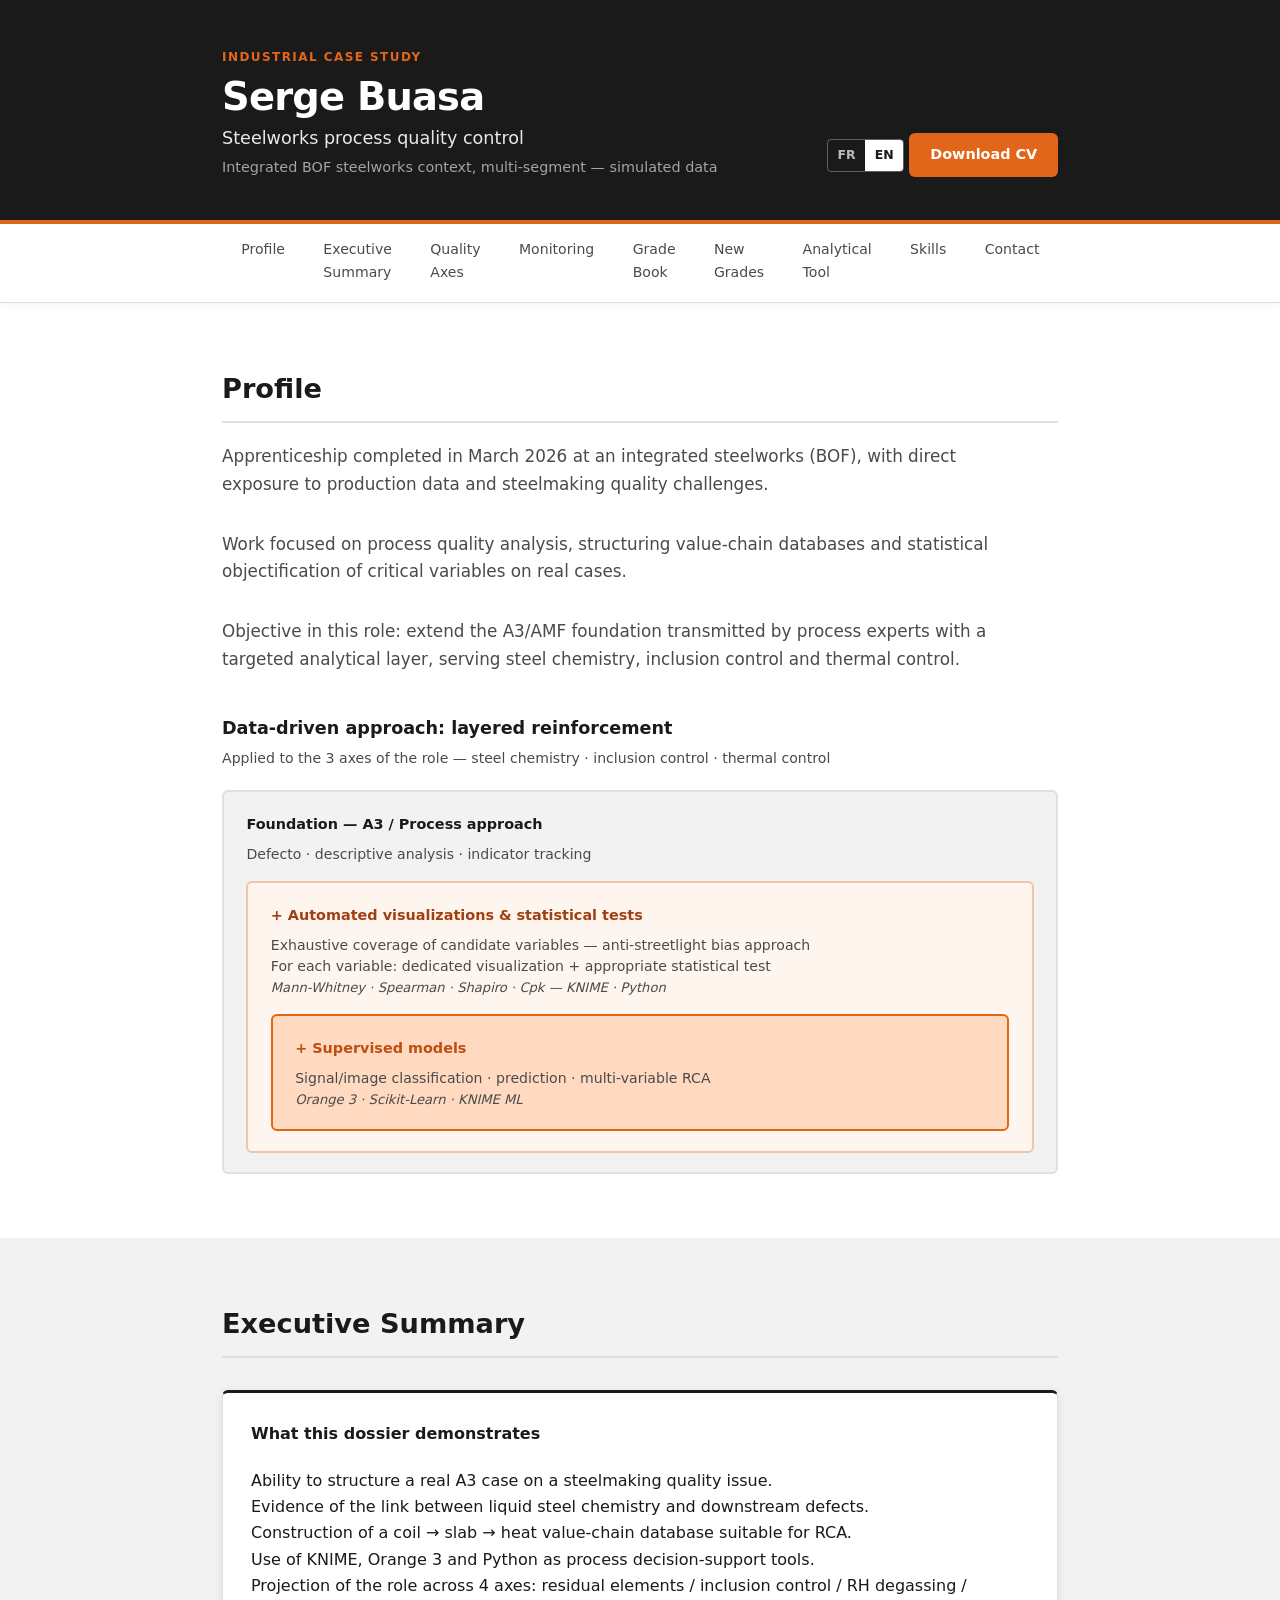
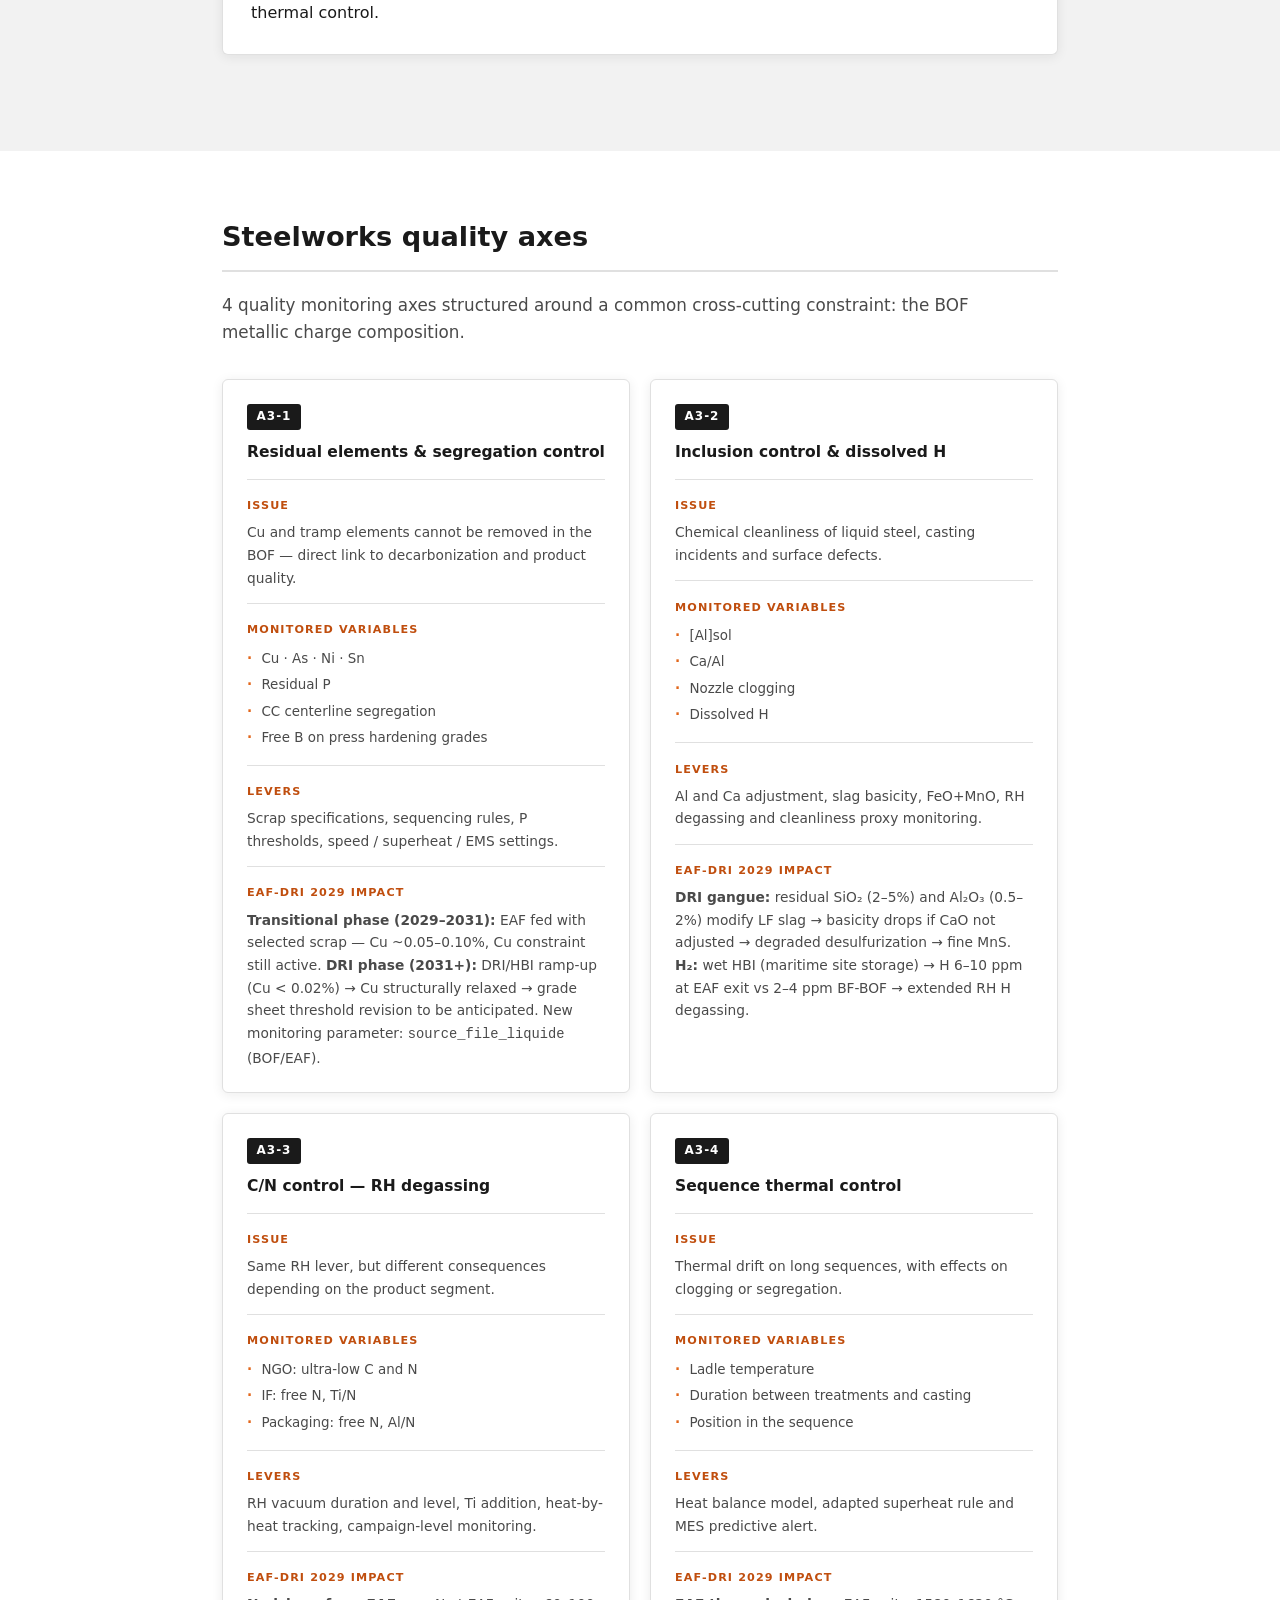
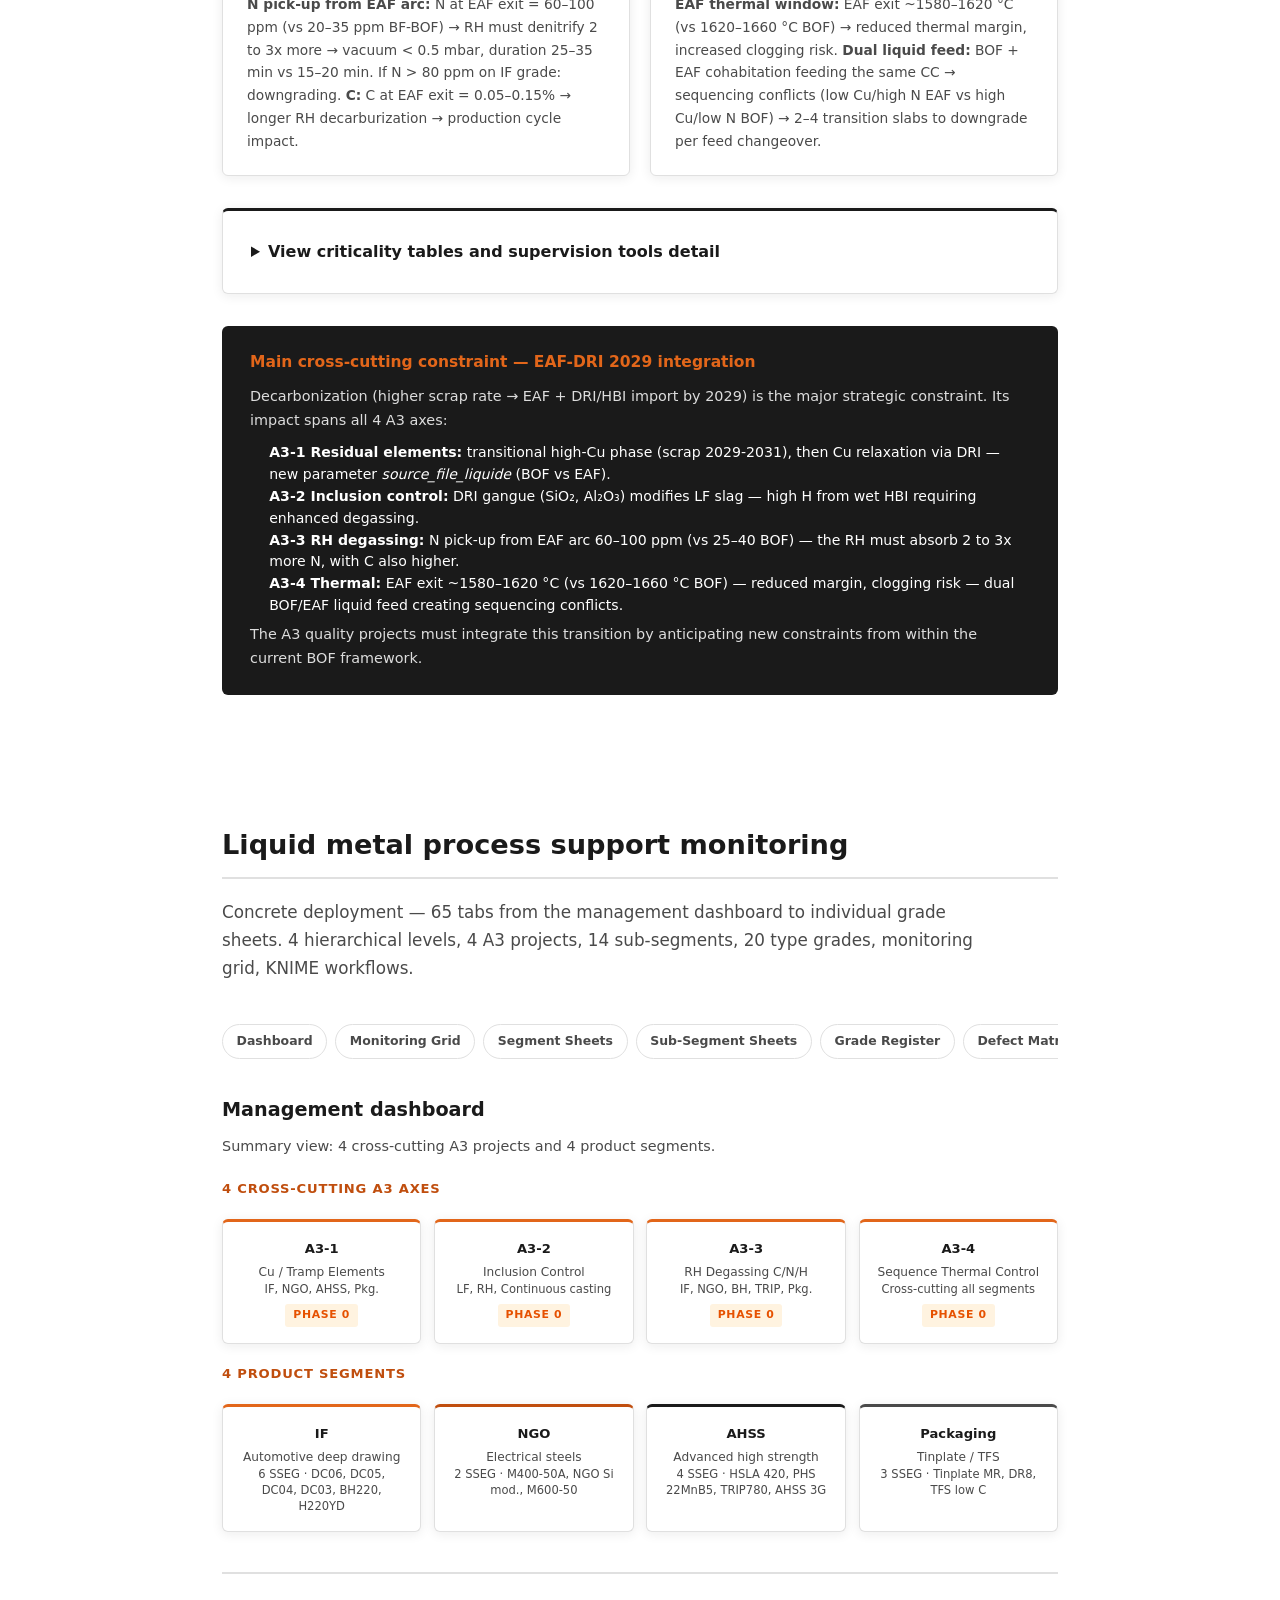
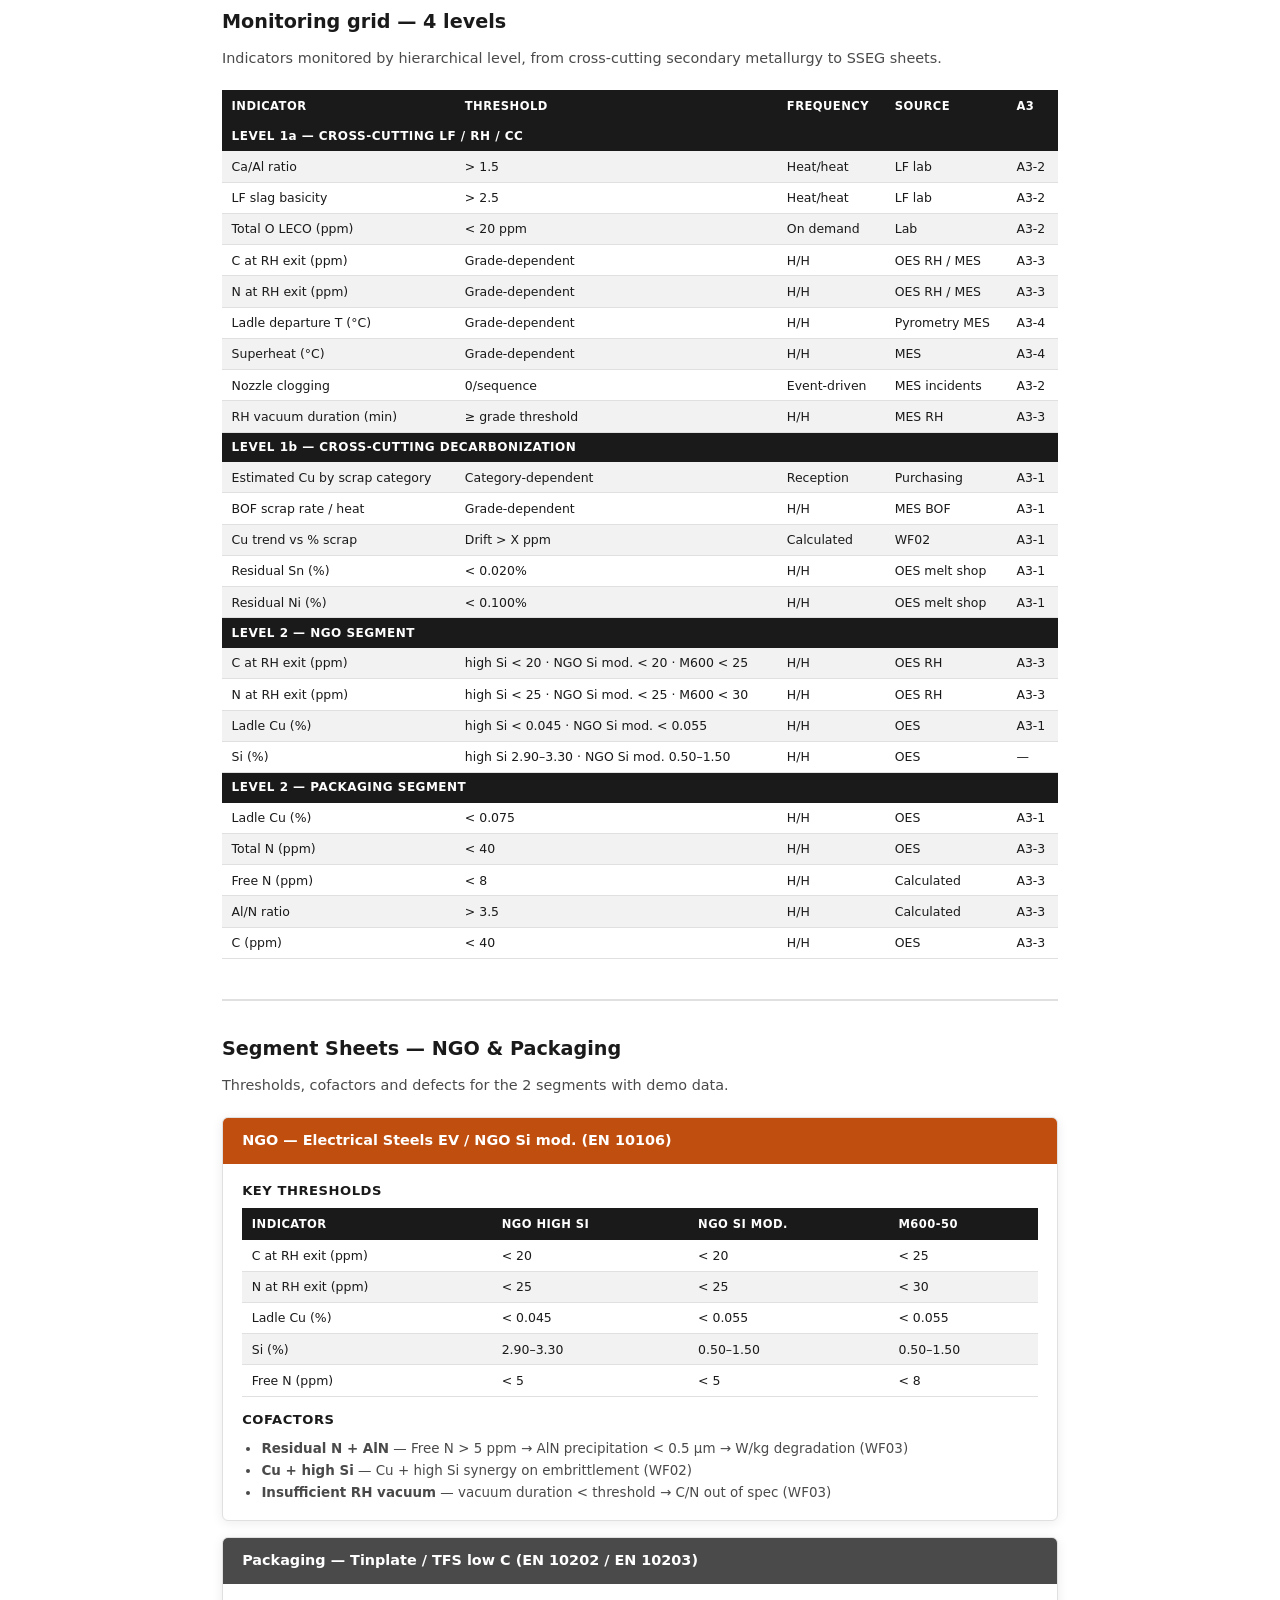
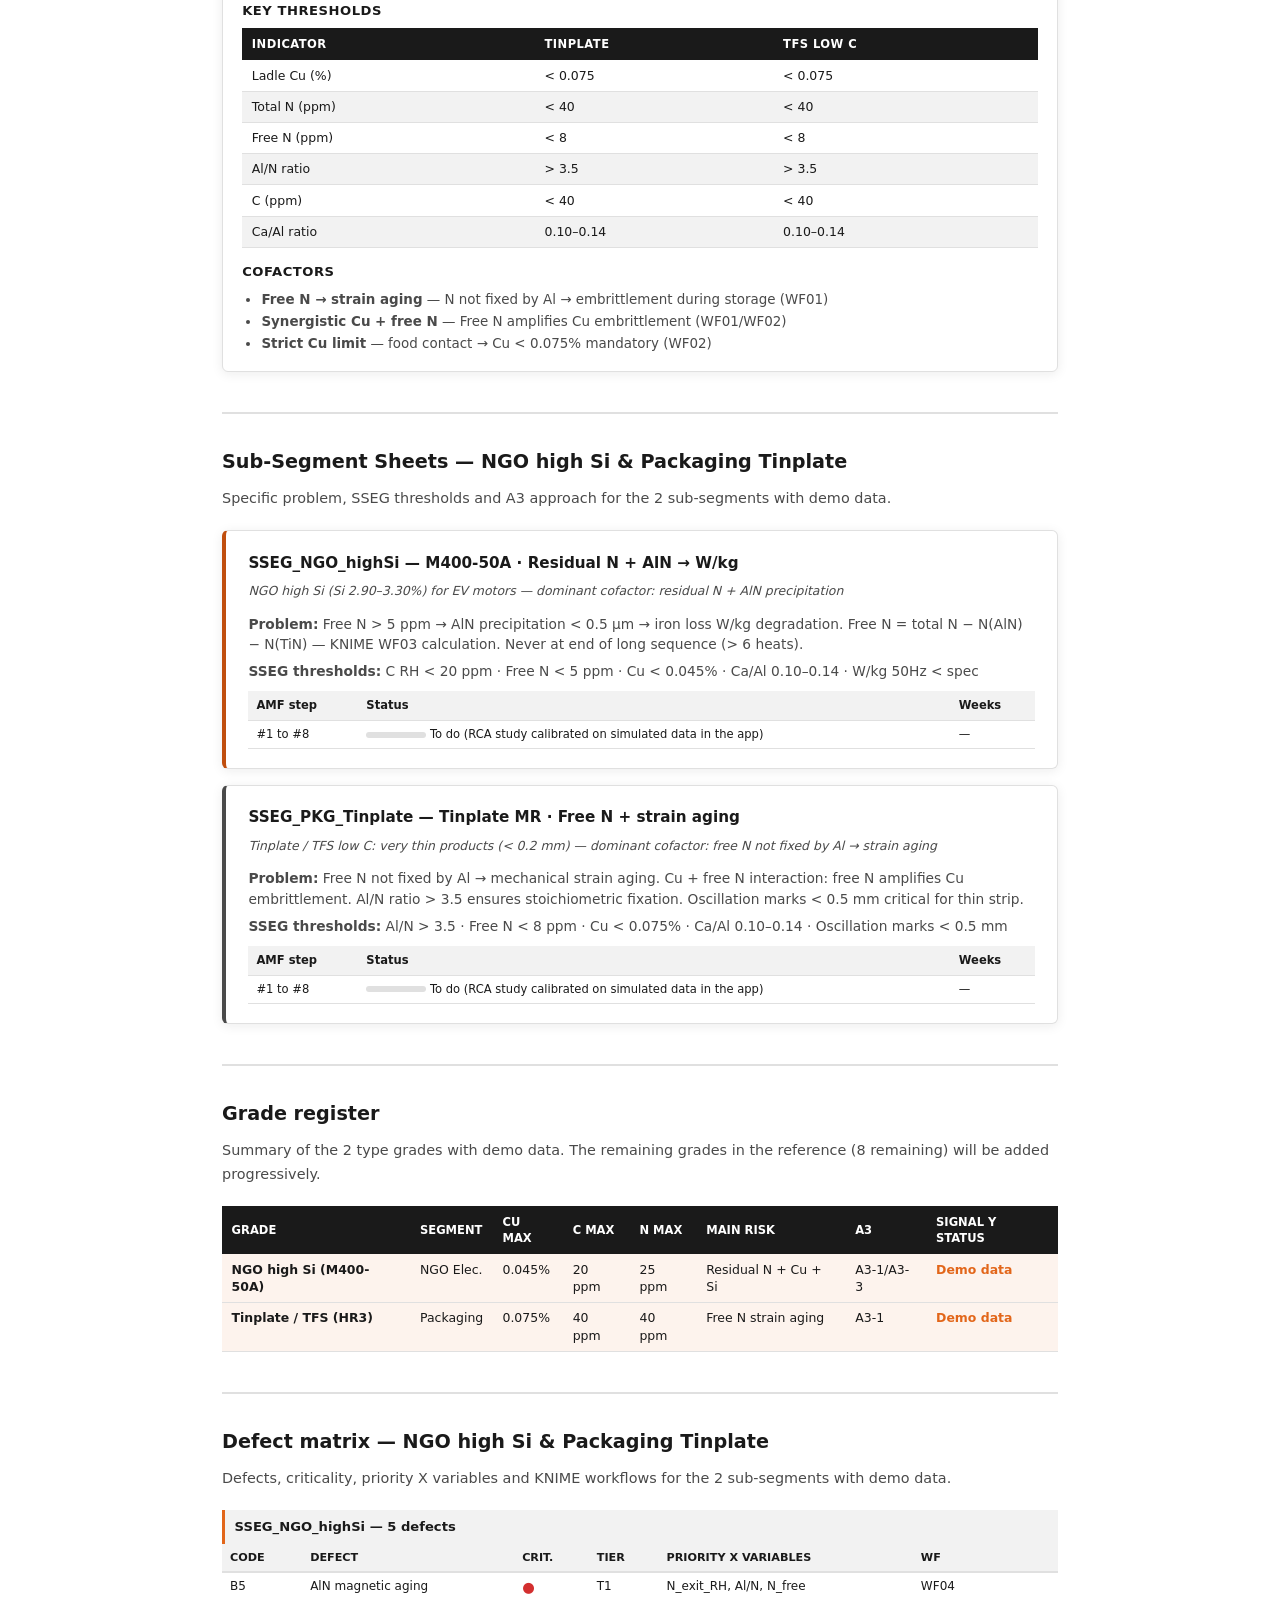
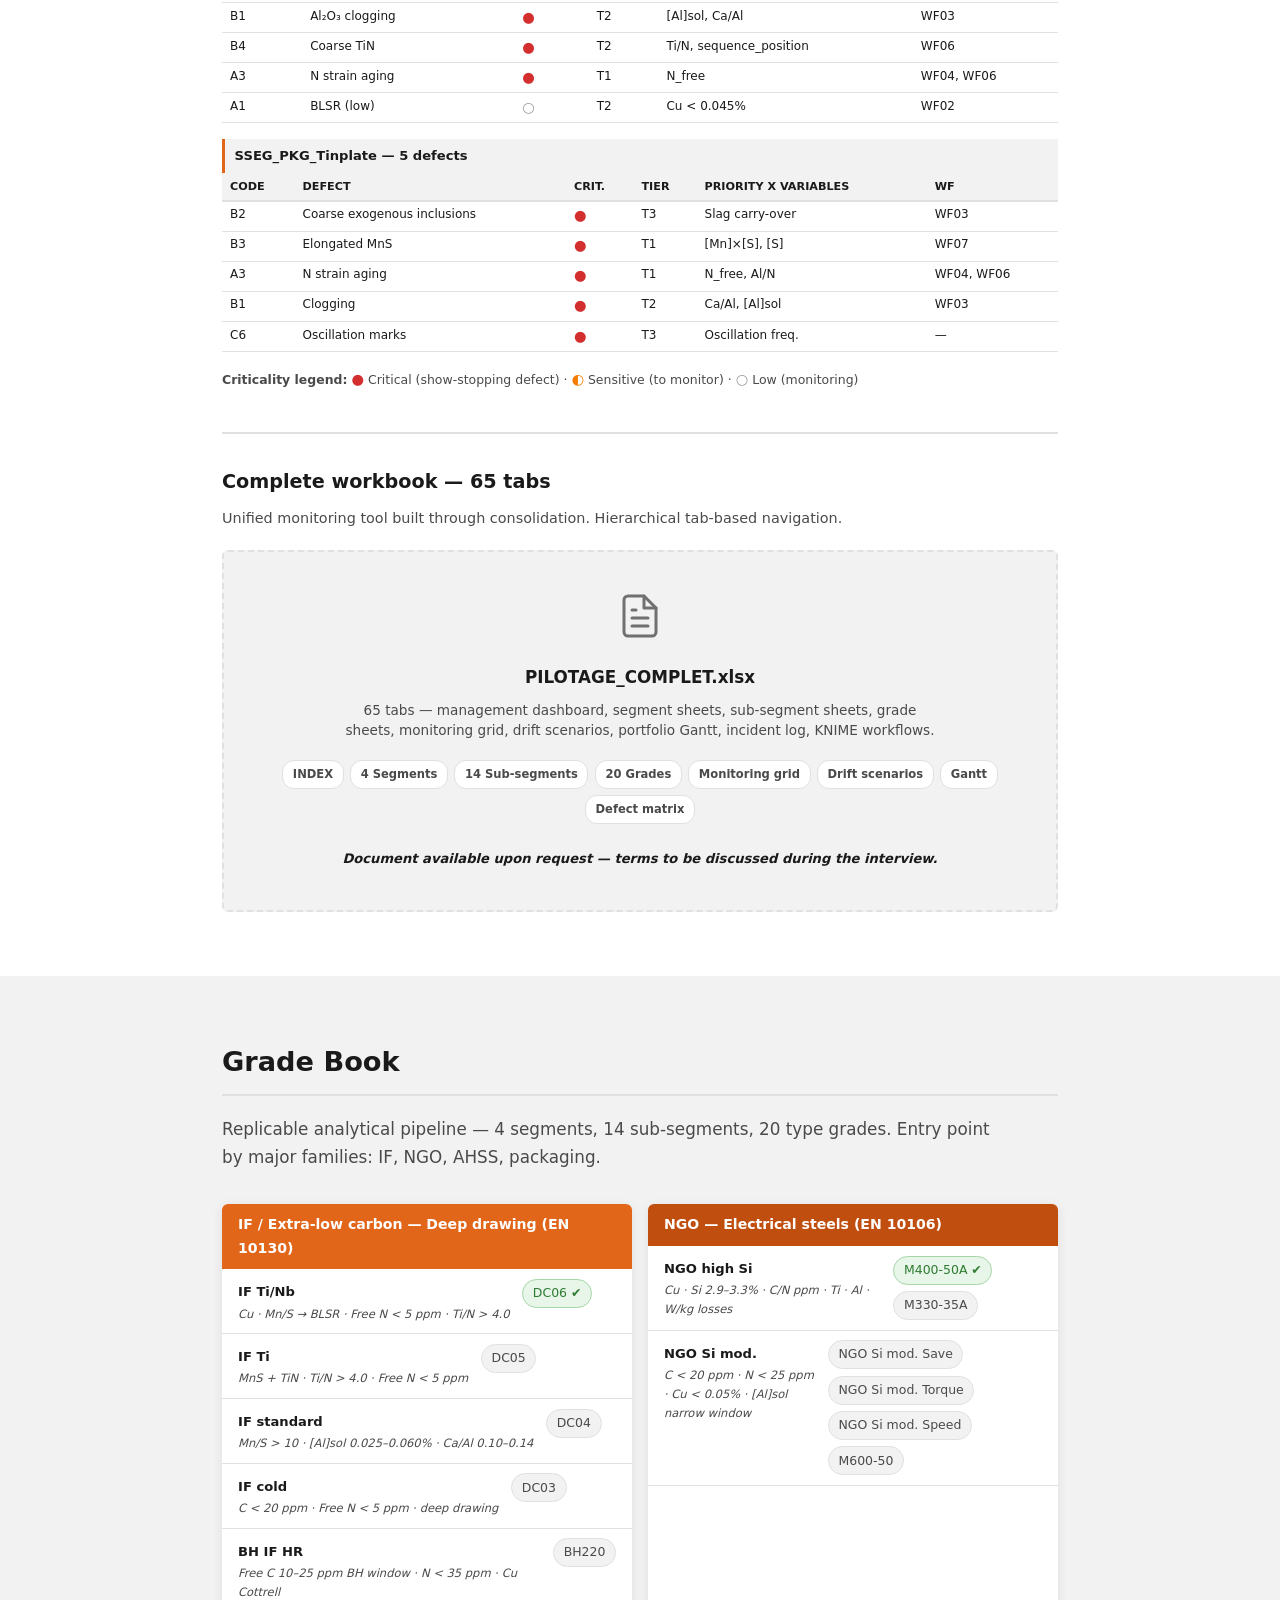
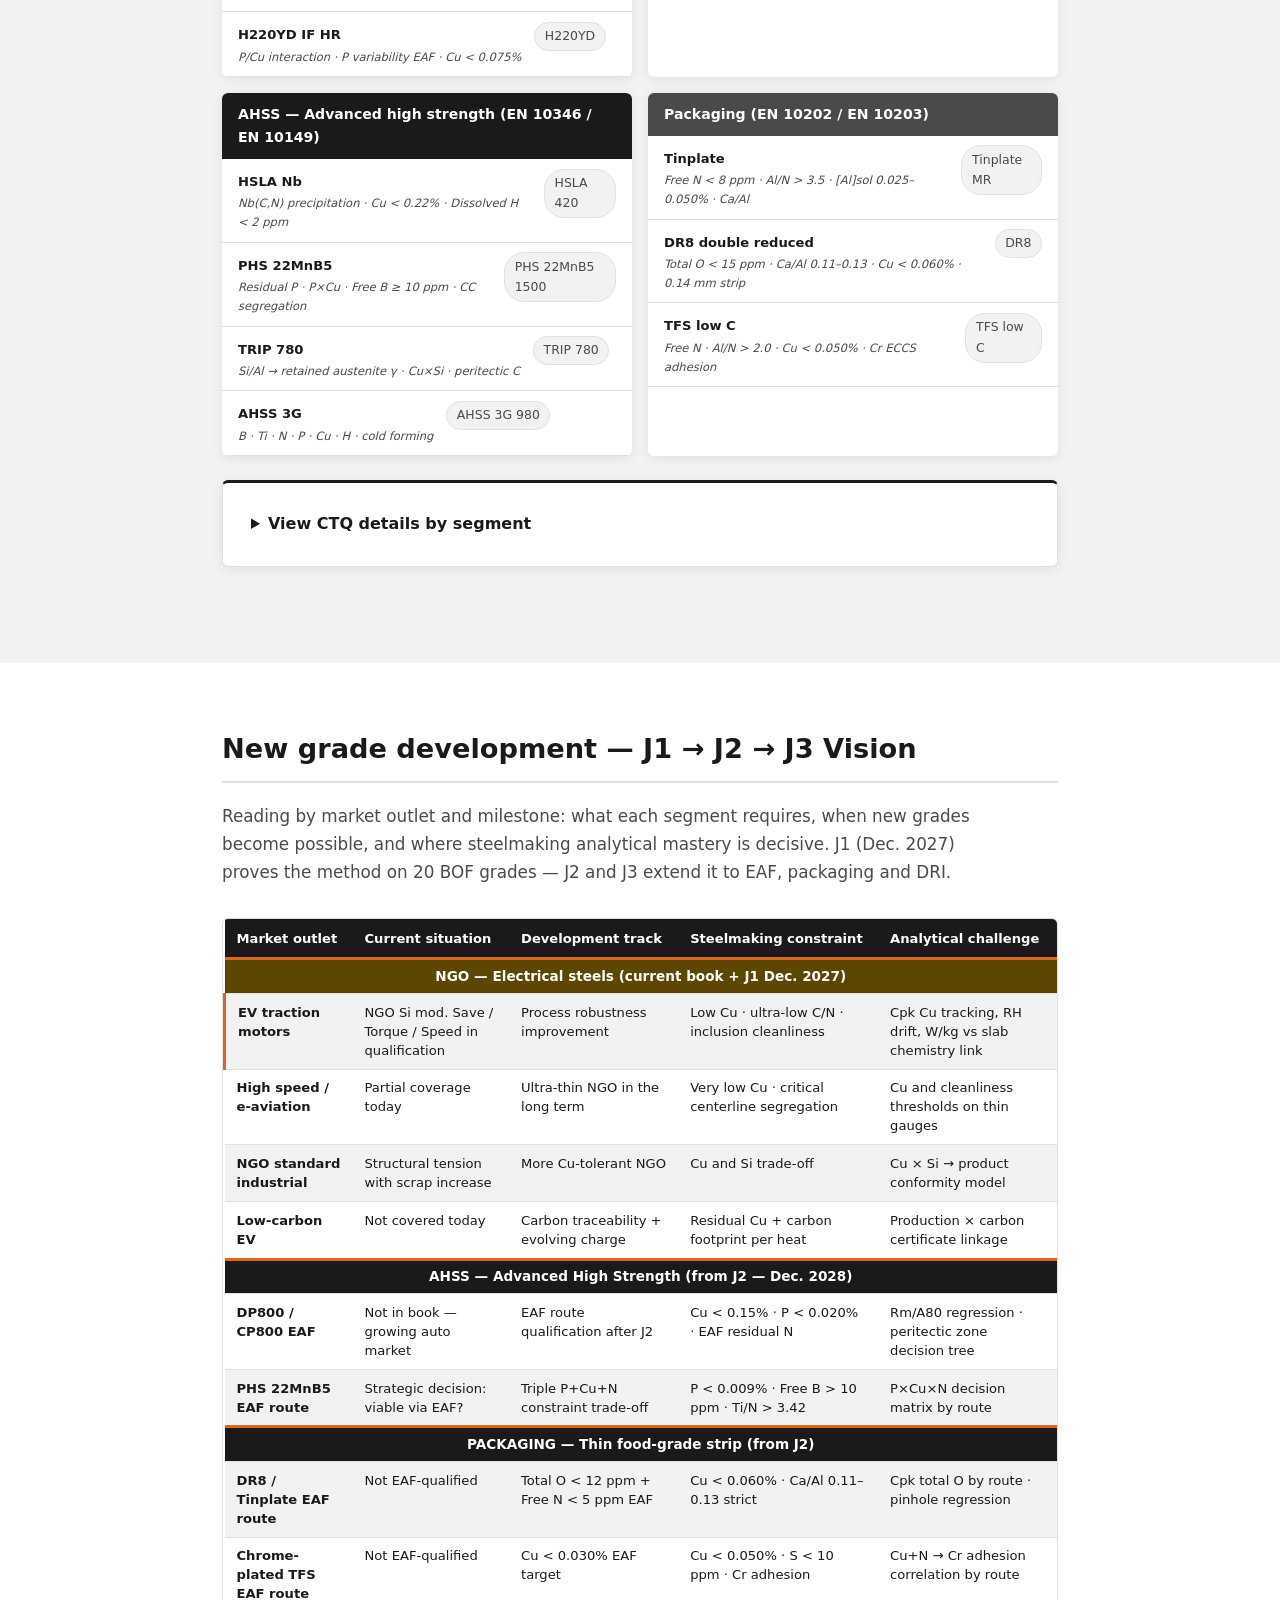
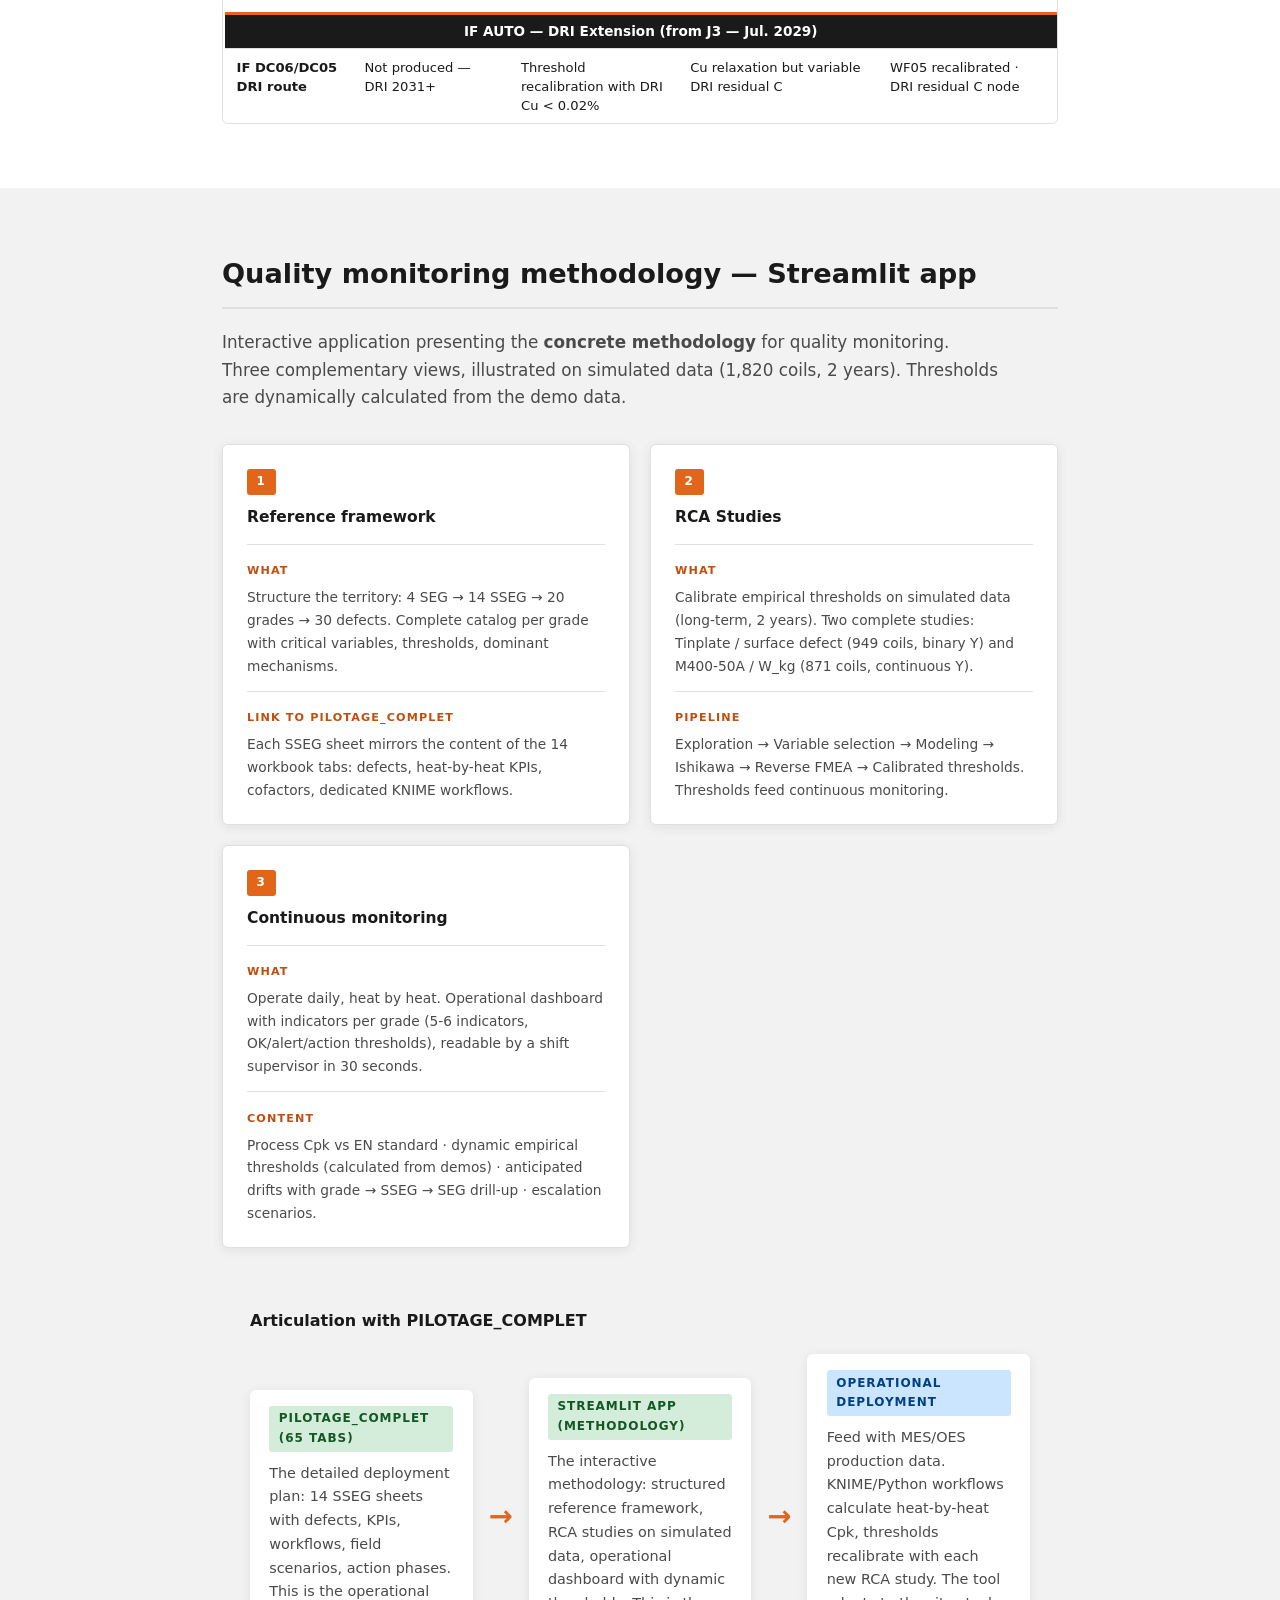
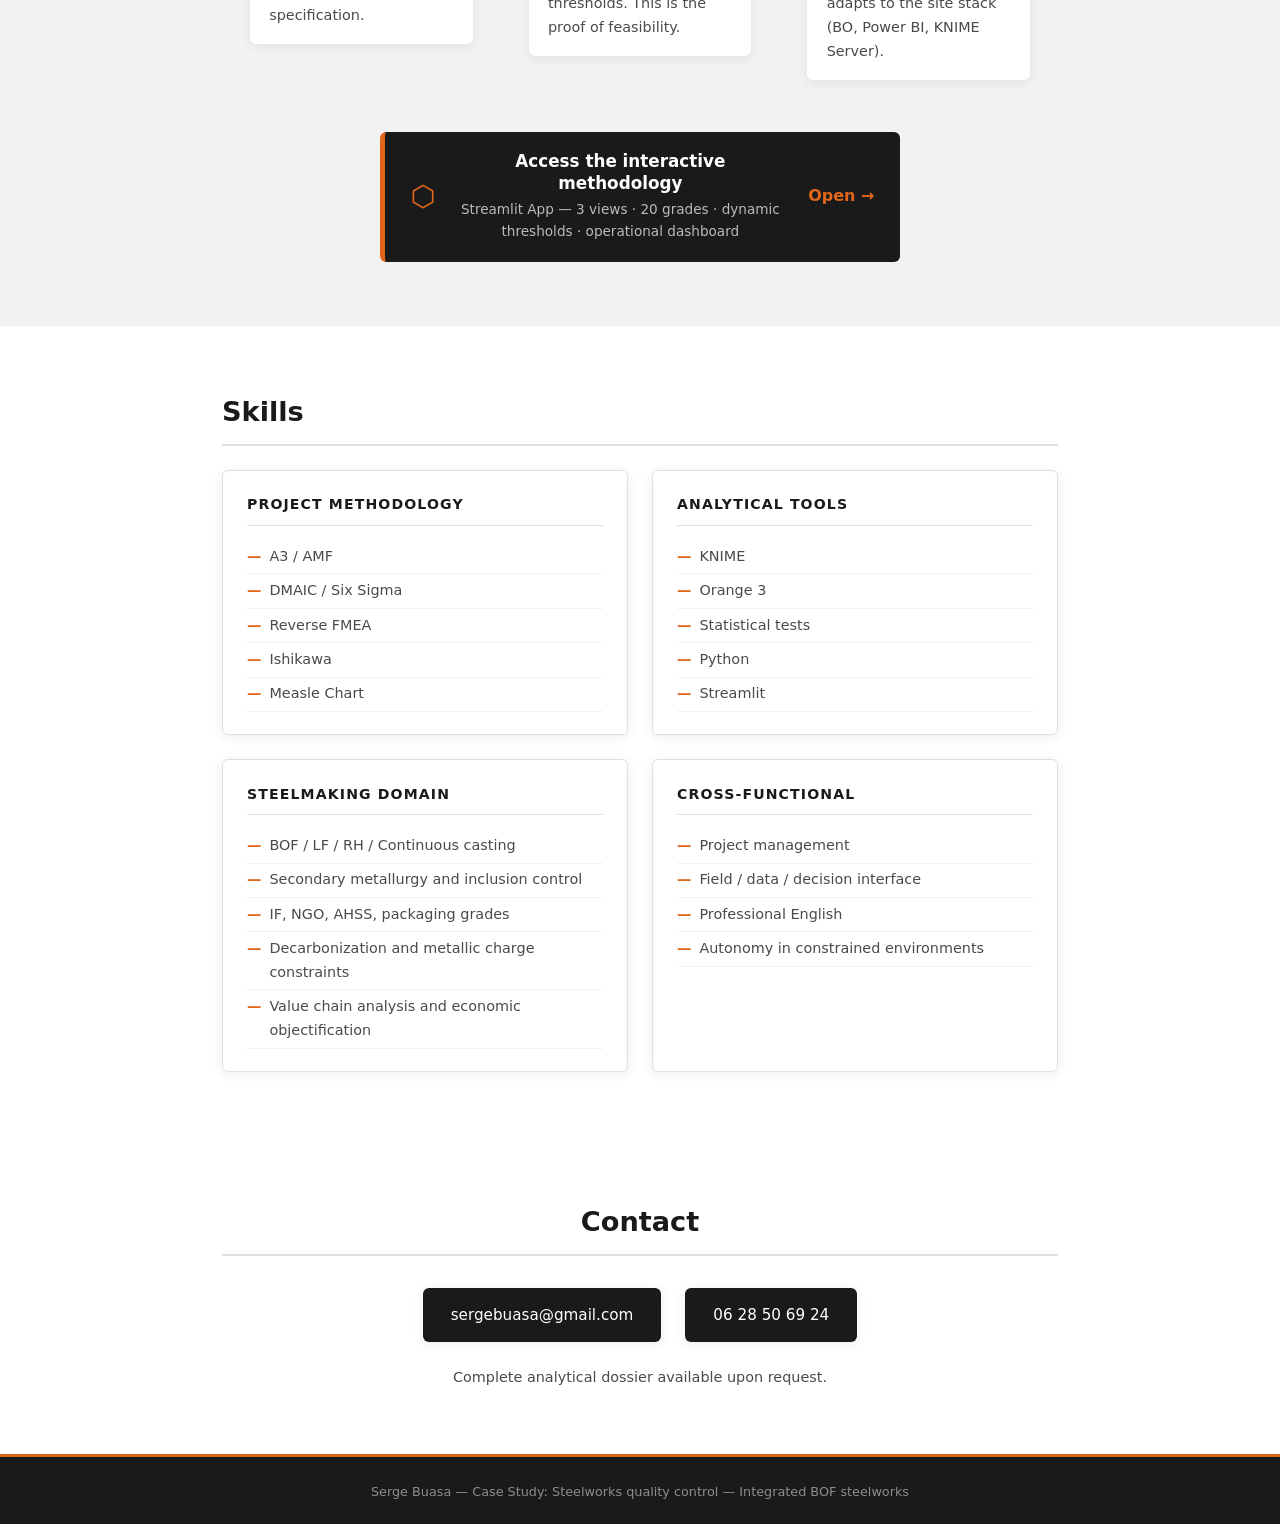
<file: en.html>
<!DOCTYPE html>
<html lang="en">
<head>
  <meta charset="UTF-8" />
  <meta name="viewport" content="width=device-width, initial-scale=1.0" />
  <meta name="robots" content="noindex, nofollow" />
  <title>Serge Buasa — Case Study: Steelworks Quality Control</title>
  <link rel="stylesheet" href="styles.css" />
</head>
<body>

  <header>
    <div class="header-inner">
      <div class="header-left">
        <p class="header-tag">Industrial Case Study</p>
        <h1>Serge Buasa</h1>
        <p class="header-subtitle">Steelworks process quality control</p>
        <p class="header-location">Integrated BOF steelworks context, multi-segment — simulated data</p>
      </div>
      <div class="header-right">
        <div class="lang-switch">
          <a href="index.html" class="lang-link">FR</a>
          <span class="lang-active">EN</span>
        </div>
        <a href="cv_serge_buasa.pdf" class="btn-download" download>Download CV</a>
      </div>
    </div>
  </header>

  <nav>
    <ul>
      <li><a href="#profil">Profile</a></li>
      <li><a href="#resume">Executive Summary</a></li>
      <li><a href="#vision">Quality Axes</a></li>
      <li><a href="#pilotage">Monitoring</a></li>
      <li><a href="#carnet">Grade Book</a></li>
      <li><a href="#nouvelles-nuances">New Grades</a></li>
      <li><a href="#outil-analytique">Analytical Tool</a></li>
      <li><a href="#competences">Skills</a></li>
      <li><a href="#contact">Contact</a></li>
    </ul>
  </nav>

  <main>

    <section id="profil">
      <div class="section-inner">
        <h2>Profile</h2>
        <p class="lead">Apprenticeship completed in March 2026 at an integrated steelworks (BOF), with direct exposure to production data and steelmaking quality challenges.</p>
        <p class="lead">Work focused on process quality analysis, structuring value-chain databases and statistical objectification of critical variables on real cases.</p>
        <p class="lead">Objective in this role: extend the A3/AMF foundation transmitted by process experts with a targeted analytical layer, serving steel chemistry, inclusion control and thermal control.</p>

        <div class="imbrication-wrapper">
          <h3 class="imbrication-title">Data-driven approach: layered reinforcement</h3>
          <p class="imbrication-subtitle">Applied to the 3 axes of the role — steel chemistry · inclusion control · thermal control</p>

          <div class="layer layer-socle">
            <div class="layer-header">
              <span class="layer-tag">Foundation — A3 / Process approach</span>
            </div>
            <p class="layer-desc">Defecto · descriptive analysis · indicator tracking</p>

            <div class="layer layer-visu">
              <div class="layer-header">
                <span class="layer-tag layer-tag-2">+ Automated visualizations & statistical tests</span>
              </div>
              <p class="layer-desc">Exhaustive coverage of candidate variables — anti-streetlight bias approach<br>
              For each variable: dedicated visualization + appropriate statistical test<br>
              <span class="layer-tools">Mann-Whitney · Spearman · Shapiro · Cpk — KNIME · Python</span></p>

              <div class="layer layer-ml">
                <div class="layer-header">
                  <span class="layer-tag layer-tag-4">+ Supervised models</span>
                </div>
                <p class="layer-desc">Signal/image classification · prediction · multi-variable RCA<br>
                <span class="layer-tools">Orange 3 · Scikit-Learn · KNIME ML</span></p>
              </div>

            </div>
          </div>
        </div>

      </div>
    </section>

    <section id="resume" class="section-alt">
      <div class="section-inner">
        <h2>Executive Summary</h2>
        <div class="result-box">
          <h3>What this dossier demonstrates</h3>
          <ul>
            <li>Ability to structure a real A3 case on a steelmaking quality issue.</li>
            <li>Evidence of the link between liquid steel chemistry and downstream defects.</li>
            <li>Construction of a coil &rarr; slab &rarr; heat value-chain database suitable for RCA.</li>
            <li>Use of KNIME, Orange 3 and Python as process decision-support tools.</li>
            <li>Projection of the role across 4 axes: residual elements / inclusion control / RH degassing / thermal control.</li>
          </ul>
        </div>
      </div>
    </section>

    <!-- Section cas-etude supprimee — copie confidentielle dans candidature_arcelormittal/cas_etude_blsr_section_confidentielle.html -->
    <!-- FIN CAS-ETUDE SUPPRIME -->

    <section id="vision">
      <div class="section-inner">
        <h2>Steelworks quality axes</h2>
        <p class="lead">4 quality monitoring axes structured around a common cross-cutting constraint: the BOF metallic charge composition.</p>

        <div class="axes-grid">
          <div class="axe-card">
            <div class="axe-num">A3-1</div>
            <h3>Residual elements &amp; segregation control</h3>
            <div class="axe-section">
              <span class="axe-label">Issue</span>
              <p>Cu and tramp elements cannot be removed in the BOF — direct link to decarbonization and product quality.</p>
            </div>
            <div class="axe-section">
              <span class="axe-label">Monitored variables</span>
              <ul class="axe-vars">
                <li>Cu · As · Ni · Sn</li>
                <li>Residual P</li>
                <li>CC centerline segregation</li>
                <li>Free B on press hardening grades</li>
              </ul>
            </div>
            <div class="axe-section">
              <span class="axe-label">Levers</span>
              <p>Scrap specifications, sequencing rules, P thresholds, speed / superheat / EMS settings.</p>
            </div>
            <div class="axe-section">
              <span class="axe-label">EAF-DRI 2029 impact</span>
              <p><strong>Transitional phase (2029–2031):</strong> EAF fed with selected scrap — Cu ~0.05–0.10%, Cu constraint still active. <strong>DRI phase (2031+):</strong> DRI/HBI ramp-up (Cu &lt; 0.02%) &rarr; Cu structurally relaxed &rarr; grade sheet threshold revision to be anticipated. New monitoring parameter: <code>source_file_liquide</code> (BOF/EAF).</p>
            </div>
          </div>

          <div class="axe-card">
            <div class="axe-num">A3-2</div>
            <h3>Inclusion control &amp; dissolved H</h3>
            <div class="axe-section">
              <span class="axe-label">Issue</span>
              <p>Chemical cleanliness of liquid steel, casting incidents and surface defects.</p>
            </div>
            <div class="axe-section">
              <span class="axe-label">Monitored variables</span>
              <ul class="axe-vars">
                <li>[Al]sol</li>
                <li>Ca/Al</li>
                <li>Nozzle clogging</li>
                <li>Dissolved H</li>
              </ul>
            </div>
            <div class="axe-section">
              <span class="axe-label">Levers</span>
              <p>Al and Ca adjustment, slag basicity, FeO+MnO, RH degassing and cleanliness proxy monitoring.</p>
            </div>
            <div class="axe-section">
              <span class="axe-label">EAF-DRI 2029 impact</span>
              <p><strong>DRI gangue:</strong> residual SiO&#8322; (2–5%) and Al&#8322;O&#8323; (0.5–2%) modify LF slag &rarr; basicity drops if CaO not adjusted &rarr; degraded desulfurization &rarr; fine MnS. <strong>H&#8322;:</strong> wet HBI (maritime site storage) &rarr; H 6–10 ppm at EAF exit vs 2–4 ppm BF-BOF &rarr; extended RH H degassing.</p>
            </div>
          </div>

          <div class="axe-card">
            <div class="axe-num">A3-3</div>
            <h3>C/N control — RH degassing</h3>
            <div class="axe-section">
              <span class="axe-label">Issue</span>
              <p>Same RH lever, but different consequences depending on the product segment.</p>
            </div>
            <div class="axe-section">
              <span class="axe-label">Monitored variables</span>
              <ul class="axe-vars">
                <li>NGO: ultra-low C and N</li>
                <li>IF: free N, Ti/N</li>
                <li>Packaging: free N, Al/N</li>
              </ul>
            </div>
            <div class="axe-section">
              <span class="axe-label">Levers</span>
              <p>RH vacuum duration and level, Ti addition, heat-by-heat tracking, campaign-level monitoring.</p>
            </div>
            <div class="axe-section">
              <span class="axe-label">EAF-DRI 2029 impact</span>
              <p><strong>N pick-up from EAF arc:</strong> N at EAF exit = 60–100 ppm (vs 20–35 ppm BF-BOF) &rarr; RH must denitrify 2 to 3x more &rarr; vacuum &lt; 0.5 mbar, duration 25–35 min vs 15–20 min. If N &gt; 80 ppm on IF grade: downgrading. <strong>C:</strong> C at EAF exit = 0.05–0.15% &rarr; longer RH decarburization &rarr; production cycle impact.</p>
            </div>
          </div>

          <div class="axe-card">
            <div class="axe-num">A3-4</div>
            <h3>Sequence thermal control</h3>
            <div class="axe-section">
              <span class="axe-label">Issue</span>
              <p>Thermal drift on long sequences, with effects on clogging or segregation.</p>
            </div>
            <div class="axe-section">
              <span class="axe-label">Monitored variables</span>
              <ul class="axe-vars">
                <li>Ladle temperature</li>
                <li>Duration between treatments and casting</li>
                <li>Position in the sequence</li>
              </ul>
            </div>
            <div class="axe-section">
              <span class="axe-label">Levers</span>
              <p>Heat balance model, adapted superheat rule and MES predictive alert.</p>
            </div>
            <div class="axe-section">
              <span class="axe-label">EAF-DRI 2029 impact</span>
              <p><strong>EAF thermal window:</strong> EAF exit ~1580–1620 °C (vs 1620–1660 °C BOF) &rarr; reduced thermal margin, increased clogging risk. <strong>Dual liquid feed:</strong> BOF + EAF cohabitation feeding the same CC &rarr; sequencing conflicts (low Cu/high N EAF vs high Cu/low N BOF) &rarr; 2–4 transition slabs to downgrade per feed changeover.</p>
            </div>
          </div>
        </div>

        <details class="result-box" style="margin-top:1.5rem;">
          <summary><strong>View criticality tables and supervision tools detail</strong></summary>
          <div style="margin-top:1rem;">
            <p>Detailed tables by segment and KNIME/Python workflows can be provided as a technical appendix or presented during the interview.</p>
            <ul>
              <li>Criticalities by segment: IF, NGO, AHSS, Packaging</li>
              <li>Supervision workflows: residual elements, inclusion, RH, thermal</li>
              <li>Per-heat alerts and Rule Engine logic by grade</li>
            </ul>
          </div>
        </details>

        <div class="contrainte-box">
          <h3>Main cross-cutting constraint — EAF-DRI 2029 integration</h3>
          <p>Decarbonization (higher scrap rate &rarr; EAF + DRI/HBI import by 2029) is the major strategic constraint. Its impact spans all 4 A3 axes:</p>
          <ul style="margin:0.6rem 0 0.4rem 1.2rem; font-size:0.88rem; line-height:1.55;">
            <li><strong>A3-1 Residual elements:</strong> transitional high-Cu phase (scrap 2029-2031), then Cu relaxation via DRI — new parameter <em>source_file_liquide</em> (BOF vs EAF).</li>
            <li><strong>A3-2 Inclusion control:</strong> DRI gangue (SiO&#8322;, Al&#8322;O&#8323;) modifies LF slag — high H from wet HBI requiring enhanced degassing.</li>
            <li><strong>A3-3 RH degassing:</strong> N pick-up from EAF arc 60–100 ppm (vs 25–40 BOF) — the RH must absorb 2 to 3x more N, with C also higher.</li>
            <li><strong>A3-4 Thermal:</strong> EAF exit ~1580–1620 °C (vs 1620–1660 °C BOF) — reduced margin, clogging risk — dual BOF/EAF liquid feed creating sequencing conflicts.</li>
          </ul>
          <p style="margin-top:0.4rem;">The A3 quality projects must integrate this transition by anticipating new constraints from within the current BOF framework.</p>
        </div>
      </div>
    </section>

    <section id="pilotage">
      <div class="section-inner">
        <h2>Liquid metal process support monitoring</h2>
        <p class="lead">Concrete deployment — 65 tabs from the management dashboard to individual grade sheets. 4 hierarchical levels, 4 A3 projects, 14 sub-segments, 20 type grades, monitoring grid, KNIME workflows.</p>

        <div class="pilot-nav">
          <a href="#pilot-dashboard">Dashboard</a>
          <a href="#pilot-grille">Monitoring Grid</a>
          <a href="#pilot-segments">Segment Sheets</a>
          <a href="#pilot-sseg">Sub-Segment Sheets</a>
          <a href="#pilot-registre">Grade Register</a>
          <a href="#pilot-defauts">Defect Matrix</a>
          <a href="#pilot-classeur">Complete Workbook</a>
        </div>

        <!-- ═══ DASHBOARD ═══ -->
        <div id="pilot-dashboard" class="pilot-subsection" style="border-top:none; padding-top:0; margin-top:1.5rem;">
          <h3>Management dashboard</h3>
          <p>Summary view: 4 cross-cutting A3 projects and 4 product segments.</p>

          <h4 style="font-size:0.82rem; font-weight:700; color:var(--accent-dark); text-transform:uppercase; letter-spacing:0.06em; margin-bottom:0.6rem;">4 cross-cutting A3 axes</h4>
          <div class="dash-grid">
            <div class="dash-tile">
              <h4>A3-1</h4>
              <p>Cu / Tramp Elements</p>
              <p style="font-size:0.72rem;">IF, NGO, AHSS, Pkg.</p>
              <span class="dash-status status-phase0">Phase 0</span>
            </div>
            <div class="dash-tile">
              <h4>A3-2</h4>
              <p>Inclusion Control</p>
              <p style="font-size:0.72rem;">LF, RH, Continuous casting</p>
              <span class="dash-status status-phase0">Phase 0</span>
            </div>
            <div class="dash-tile">
              <h4>A3-3</h4>
              <p>RH Degassing C/N/H</p>
              <p style="font-size:0.72rem;">IF, NGO, BH, TRIP, Pkg.</p>
              <span class="dash-status status-phase0">Phase 0</span>
            </div>
            <div class="dash-tile">
              <h4>A3-4</h4>
              <p>Sequence Thermal Control</p>
              <p style="font-size:0.72rem;">Cross-cutting all segments</p>
              <span class="dash-status status-phase0">Phase 0</span>
            </div>
          </div>

          <h4 style="font-size:0.82rem; font-weight:700; color:var(--accent-dark); text-transform:uppercase; letter-spacing:0.06em; margin:1.2rem 0 0.6rem;">4 product segments</h4>
          <div class="dash-grid">
            <div class="dash-tile" style="border-top-color:#E2661A;">
              <h4>IF</h4>
              <p>Automotive deep drawing</p>
              <p style="font-size:0.72rem;">6 SSEG · DC06, DC05, DC04, DC03, BH220, H220YD</p>
            </div>
            <div class="dash-tile" style="border-top-color:#C04E0E;">
              <h4>NGO</h4>
              <p>Electrical steels</p>
              <p style="font-size:0.72rem;">2 SSEG · M400-50A, NGO Si mod., M600-50</p>
            </div>
            <div class="dash-tile" style="border-top-color:#1A1A1A;">
              <h4>AHSS</h4>
              <p>Advanced high strength</p>
              <p style="font-size:0.72rem;">4 SSEG · HSLA 420, PHS 22MnB5, TRIP780, AHSS 3G</p>
            </div>
            <div class="dash-tile" style="border-top-color:#4A4A4A;">
              <h4>Packaging</h4>
              <p>Tinplate / TFS</p>
              <p style="font-size:0.72rem;">3 SSEG · Tinplate MR, DR8, TFS low C</p>
            </div>
          </div>
        </div>

        <!-- ═══ GRILLE DE PILOTAGE ═══ -->
        <div id="pilot-grille" class="pilot-subsection">
          <h3>Monitoring grid — 4 levels</h3>
          <p>Indicators monitored by hierarchical level, from cross-cutting secondary metallurgy to SSEG sheets.</p>

          <div style="overflow-x:auto;">
            <table class="grille-table">
              <thead>
                <tr><th>Indicator</th><th>Threshold</th><th>Frequency</th><th>Source</th><th>A3</th></tr>
              </thead>
              <tbody>
                <tr class="grille-niveau"><td colspan="5">LEVEL 1a — CROSS-CUTTING LF / RH / CC</td></tr>
                <tr><td>Ca/Al ratio</td><td>&gt; 1.5</td><td>Heat/heat</td><td>LF lab</td><td>A3-2</td></tr>
                <tr><td>LF slag basicity</td><td>&gt; 2.5</td><td>Heat/heat</td><td>LF lab</td><td>A3-2</td></tr>
                <tr><td>Total O LECO (ppm)</td><td>&lt; 20 ppm</td><td>On demand</td><td>Lab</td><td>A3-2</td></tr>
                <tr><td>C at RH exit (ppm)</td><td>Grade-dependent</td><td>H/H</td><td>OES RH / MES</td><td>A3-3</td></tr>
                <tr><td>N at RH exit (ppm)</td><td>Grade-dependent</td><td>H/H</td><td>OES RH / MES</td><td>A3-3</td></tr>
                <tr><td>Ladle departure T (°C)</td><td>Grade-dependent</td><td>H/H</td><td>Pyrometry MES</td><td>A3-4</td></tr>
                <tr><td>Superheat (°C)</td><td>Grade-dependent</td><td>H/H</td><td>MES</td><td>A3-4</td></tr>
                <tr><td>Nozzle clogging</td><td>0/sequence</td><td>Event-driven</td><td>MES incidents</td><td>A3-2</td></tr>
                <tr><td>RH vacuum duration (min)</td><td>&ge; grade threshold</td><td>H/H</td><td>MES RH</td><td>A3-3</td></tr>

                <tr class="grille-niveau"><td colspan="5">LEVEL 1b — CROSS-CUTTING DECARBONIZATION</td></tr>
                <tr><td>Estimated Cu by scrap category</td><td>Category-dependent</td><td>Reception</td><td>Purchasing</td><td>A3-1</td></tr>
                <tr><td>BOF scrap rate / heat</td><td>Grade-dependent</td><td>H/H</td><td>MES BOF</td><td>A3-1</td></tr>
                <tr><td>Cu trend vs % scrap</td><td>Drift &gt; X ppm</td><td>Calculated</td><td>WF02</td><td>A3-1</td></tr>
                <tr><td>Residual Sn (%)</td><td>&lt; 0.020%</td><td>H/H</td><td>OES melt shop</td><td>A3-1</td></tr>
                <tr><td>Residual Ni (%)</td><td>&lt; 0.100%</td><td>H/H</td><td>OES melt shop</td><td>A3-1</td></tr>

                <tr class="grille-niveau"><td colspan="5">LEVEL 2 — NGO SEGMENT</td></tr>
                <tr><td>C at RH exit (ppm)</td><td>high Si &lt; 20 · NGO Si mod. &lt; 20 · M600 &lt; 25</td><td>H/H</td><td>OES RH</td><td>A3-3</td></tr>
                <tr><td>N at RH exit (ppm)</td><td>high Si &lt; 25 · NGO Si mod. &lt; 25 · M600 &lt; 30</td><td>H/H</td><td>OES RH</td><td>A3-3</td></tr>
                <tr><td>Ladle Cu (%)</td><td>high Si &lt; 0.045 · NGO Si mod. &lt; 0.055</td><td>H/H</td><td>OES</td><td>A3-1</td></tr>
                <tr><td>Si (%)</td><td>high Si 2.90–3.30 · NGO Si mod. 0.50–1.50</td><td>H/H</td><td>OES</td><td>—</td></tr>

                <tr class="grille-niveau"><td colspan="5">LEVEL 2 — PACKAGING SEGMENT</td></tr>
                <tr><td>Ladle Cu (%)</td><td>&lt; 0.075</td><td>H/H</td><td>OES</td><td>A3-1</td></tr>
                <tr><td>Total N (ppm)</td><td>&lt; 40</td><td>H/H</td><td>OES</td><td>A3-3</td></tr>
                <tr><td>Free N (ppm)</td><td>&lt; 8</td><td>H/H</td><td>Calculated</td><td>A3-3</td></tr>
                <tr><td>Al/N ratio</td><td>&gt; 3.5</td><td>H/H</td><td>Calculated</td><td>A3-3</td></tr>
                <tr><td>C (ppm)</td><td>&lt; 40</td><td>H/H</td><td>OES</td><td>A3-3</td></tr>
              </tbody>
            </table>
          </div>
        </div>

        <!-- ═══ FICHES SEGMENT ═══ -->
        <div id="pilot-segments" class="pilot-subsection">
          <h3>Segment Sheets — NGO &amp; Packaging</h3>
          <p>Thresholds, cofactors and defects for the 2 segments with demo data.</p>

          <div class="seg-fiche">
            <div class="seg-fiche-header seg-ngo">NGO — Electrical Steels EV / NGO Si mod. (EN 10106)</div>
            <div class="seg-fiche-body">
              <h4>Key thresholds</h4>
              <table class="grille-table">
                <thead><tr><th>Indicator</th><th>NGO high Si</th><th>NGO Si mod.</th><th>M600-50</th></tr></thead>
                <tbody>
                  <tr><td>C at RH exit (ppm)</td><td>&lt; 20</td><td>&lt; 20</td><td>&lt; 25</td></tr>
                  <tr><td>N at RH exit (ppm)</td><td>&lt; 25</td><td>&lt; 25</td><td>&lt; 30</td></tr>
                  <tr><td>Ladle Cu (%)</td><td>&lt; 0.045</td><td>&lt; 0.055</td><td>&lt; 0.055</td></tr>
                  <tr><td>Si (%)</td><td>2.90–3.30</td><td>0.50–1.50</td><td>0.50–1.50</td></tr>
                  <tr><td>Free N (ppm)</td><td>&lt; 5</td><td>&lt; 5</td><td>&lt; 8</td></tr>
                </tbody>
              </table>
              <h4>Cofactors</h4>
              <ul style="list-style:disc; margin-left:1.2rem; font-size:0.84rem; color:var(--text-soft);">
                <li><strong>Residual N + AlN</strong> — Free N &gt; 5 ppm &rarr; AlN precipitation &lt; 0.5 &mu;m &rarr; W/kg degradation (WF03)</li>
                <li><strong>Cu + high Si</strong> — Cu + high Si synergy on embrittlement (WF02)</li>
                <li><strong>Insufficient RH vacuum</strong> — vacuum duration &lt; threshold &rarr; C/N out of spec (WF03)</li>
              </ul>
            </div>
          </div>

          <div class="seg-fiche">
            <div class="seg-fiche-header seg-emb">Packaging — Tinplate / TFS low C (EN 10202 / EN 10203)</div>
            <div class="seg-fiche-body">
              <h4>Key thresholds</h4>
              <table class="grille-table">
                <thead><tr><th>Indicator</th><th>Tinplate</th><th>TFS low C</th></tr></thead>
                <tbody>
                  <tr><td>Ladle Cu (%)</td><td>&lt; 0.075</td><td>&lt; 0.075</td></tr>
                  <tr><td>Total N (ppm)</td><td>&lt; 40</td><td>&lt; 40</td></tr>
                  <tr><td>Free N (ppm)</td><td>&lt; 8</td><td>&lt; 8</td></tr>
                  <tr><td>Al/N ratio</td><td>&gt; 3.5</td><td>&gt; 3.5</td></tr>
                  <tr><td>C (ppm)</td><td>&lt; 40</td><td>&lt; 40</td></tr>
                  <tr><td>Ca/Al ratio</td><td>0.10–0.14</td><td>0.10–0.14</td></tr>
                </tbody>
              </table>
              <h4>Cofactors</h4>
              <ul style="list-style:disc; margin-left:1.2rem; font-size:0.84rem; color:var(--text-soft);">
                <li><strong>Free N &rarr; strain aging</strong> — N not fixed by Al &rarr; embrittlement during storage (WF01)</li>
                <li><strong>Synergistic Cu + free N</strong> — Free N amplifies Cu embrittlement (WF01/WF02)</li>
                <li><strong>Strict Cu limit</strong> — food contact &rarr; Cu &lt; 0.075% mandatory (WF02)</li>
              </ul>
            </div>
          </div>
        </div>

        <!-- ═══ FICHES SOUS-SEGMENT ═══ -->
        <div id="pilot-sseg" class="pilot-subsection">
          <h3>Sub-Segment Sheets — NGO high Si &amp; Packaging Tinplate</h3>
          <p>Specific problem, SSEG thresholds and A3 approach for the 2 sub-segments with demo data.</p>

          <div class="sseg-fiche" style="border-left-color:#C04E0E;">
            <h4>SSEG_NGO_highSi — M400-50A · Residual N + AlN &rarr; W/kg</h4>
            <p class="sseg-meta">NGO high Si (Si 2.90–3.30%) for EV motors — dominant cofactor: residual N + AlN precipitation</p>
            <p><strong>Problem:</strong> Free N &gt; 5 ppm &rarr; AlN precipitation &lt; 0.5 &mu;m &rarr; iron loss W/kg degradation. Free N = total N &minus; N(AlN) &minus; N(TiN) — KNIME WF03 calculation. Never at end of long sequence (&gt; 6 heats).</p>
            <p><strong>SSEG thresholds:</strong> C RH &lt; 20 ppm · Free N &lt; 5 ppm · Cu &lt; 0.045% · Ca/Al 0.10–0.14 · W/kg 50Hz &lt; spec</p>
            <table class="gantt-mini">
              <thead><tr><th>AMF step</th><th>Status</th><th>Weeks</th></tr></thead>
              <tbody>
                <tr><td>#1 to #8</td><td><span class="gantt-bar gantt-afaire" style="width:60px;"></span> To do (RCA study calibrated on simulated data in the app)</td><td>—</td></tr>
              </tbody>
            </table>
          </div>

          <div class="sseg-fiche" style="border-left-color:#4A4A4A;">
            <h4>SSEG_PKG_Tinplate — Tinplate MR · Free N + strain aging</h4>
            <p class="sseg-meta">Tinplate / TFS low C: very thin products (&lt; 0.2 mm) — dominant cofactor: free N not fixed by Al &rarr; strain aging</p>
            <p><strong>Problem:</strong> Free N not fixed by Al &rarr; mechanical strain aging. Cu + free N interaction: free N amplifies Cu embrittlement. Al/N ratio &gt; 3.5 ensures stoichiometric fixation. Oscillation marks &lt; 0.5 mm critical for thin strip.</p>
            <p><strong>SSEG thresholds:</strong> Al/N &gt; 3.5 · Free N &lt; 8 ppm · Cu &lt; 0.075% · Ca/Al 0.10–0.14 · Oscillation marks &lt; 0.5 mm</p>
            <table class="gantt-mini">
              <thead><tr><th>AMF step</th><th>Status</th><th>Weeks</th></tr></thead>
              <tbody>
                <tr><td>#1 to #8</td><td><span class="gantt-bar gantt-afaire" style="width:60px;"></span> To do (RCA study calibrated on simulated data in the app)</td><td>—</td></tr>
              </tbody>
            </table>
          </div>
        </div>

        <!-- ═══ REGISTRE NUANCES ═══ -->
        <div id="pilot-registre" class="pilot-subsection">
          <h3>Grade register</h3>
          <p>Summary of the 2 type grades with demo data. The remaining grades in the reference (8 remaining) will be added progressively.</p>

          <div style="overflow-x:auto;">
            <table class="registre-table">
              <thead>
                <tr><th>Grade</th><th>Segment</th><th>Cu max</th><th>C max</th><th>N max</th><th>Main risk</th><th>A3</th><th>Signal Y status</th></tr>
              </thead>
              <tbody>
                <tr style="background:rgba(226,102,26,0.08);"><td><strong>NGO high Si (M400-50A)</strong></td><td>NGO Elec.</td><td>0.045%</td><td>20 ppm</td><td>25 ppm</td><td>Residual N + Cu + Si</td><td>A3-1/A3-3</td><td style="color:#e2661a;font-weight:600;">Demo data</td></tr>
                <tr style="background:rgba(226,102,26,0.08);"><td><strong>Tinplate / TFS (HR3)</strong></td><td>Packaging</td><td>0.075%</td><td>40 ppm</td><td>40 ppm</td><td>Free N strain aging</td><td>A3-1</td><td style="color:#e2661a;font-weight:600;">Demo data</td></tr>
              </tbody>
            </table>
          </div>
        </div>

        <!-- ═══ MATRICE DÉFAUTS ═══ -->
        <div id="pilot-defauts" class="pilot-subsection">
          <h3>Defect matrix — NGO high Si &amp; Packaging Tinplate</h3>
          <p>Defects, criticality, priority X variables and KNIME workflows for the 2 sub-segments with demo data.</p>

          <div class="defauts-sseg-block">
            <h4>SSEG_NGO_highSi — 5 defects</h4>
            <table class="defauts-table">
              <thead><tr><th>Code</th><th>Defect</th><th>Crit.</th><th>Tier</th><th>Priority X variables</th><th>WF</th></tr></thead>
              <tbody>
                <tr><td>B5</td><td>AlN magnetic aging</td><td><span class="crit-dot crit-critique">&#9679;</span></td><td>T1</td><td>N_exit_RH, Al/N, N_free</td><td>WF04</td></tr>
                <tr><td>B1</td><td>Al&#8322;O&#8323; clogging</td><td><span class="crit-dot crit-critique">&#9679;</span></td><td>T2</td><td>[Al]sol, Ca/Al</td><td>WF03</td></tr>
                <tr><td>B4</td><td>Coarse TiN</td><td><span class="crit-dot crit-critique">&#9679;</span></td><td>T2</td><td>Ti/N, sequence_position</td><td>WF06</td></tr>
                <tr><td>A3</td><td>N strain aging</td><td><span class="crit-dot crit-critique">&#9679;</span></td><td>T1</td><td>N_free</td><td>WF04, WF06</td></tr>
                <tr><td>A1</td><td>BLSR (low)</td><td><span class="crit-dot crit-faible">&#9675;</span></td><td>T2</td><td>Cu &lt; 0.045%</td><td>WF02</td></tr>
              </tbody>
            </table>
          </div>

          <div class="defauts-sseg-block">
            <h4>SSEG_PKG_Tinplate — 5 defects</h4>
            <table class="defauts-table">
              <thead><tr><th>Code</th><th>Defect</th><th>Crit.</th><th>Tier</th><th>Priority X variables</th><th>WF</th></tr></thead>
              <tbody>
                <tr><td>B2</td><td>Coarse exogenous inclusions</td><td><span class="crit-dot crit-critique">&#9679;</span></td><td>T3</td><td>Slag carry-over</td><td>WF03</td></tr>
                <tr><td>B3</td><td>Elongated MnS</td><td><span class="crit-dot crit-critique">&#9679;</span></td><td>T1</td><td>[Mn]&times;[S], [S]</td><td>WF07</td></tr>
                <tr><td>A3</td><td>N strain aging</td><td><span class="crit-dot crit-critique">&#9679;</span></td><td>T1</td><td>N_free, Al/N</td><td>WF04, WF06</td></tr>
                <tr><td>B1</td><td>Clogging</td><td><span class="crit-dot crit-critique">&#9679;</span></td><td>T2</td><td>Ca/Al, [Al]sol</td><td>WF03</td></tr>
                <tr><td>C6</td><td>Oscillation marks</td><td><span class="crit-dot crit-critique">&#9679;</span></td><td>T3</td><td>Oscillation freq.</td><td>—</td></tr>
              </tbody>
            </table>
          </div>

          <div style="margin-top:1rem; font-size:0.78rem; color:var(--text-soft);">
            <strong>Criticality legend:</strong>
            <span class="crit-dot crit-critique">&#9679;</span> Critical (show-stopping defect) &middot;
            <span class="crit-dot crit-sensible">&#9680;</span> Sensitive (to monitor) &middot;
            <span class="crit-dot crit-faible">&#9675;</span> Low (monitoring)
          </div>
        </div>

        <!-- ═══ CLASSEUR COMPLET ═══ -->
        <div id="pilot-classeur" class="pilot-subsection">
          <h3>Complete workbook — 65 tabs</h3>
          <p>Unified monitoring tool built through consolidation. Hierarchical tab-based navigation.</p>
          <div class="classeur-placeholder">
            <div class="classeur-icon">
              <svg xmlns="http://www.w3.org/2000/svg" width="48" height="48" viewBox="0 0 24 24" fill="none" stroke="currentColor" stroke-width="1.5" stroke-linecap="round" stroke-linejoin="round"><path d="M14 2H6a2 2 0 0 0-2 2v16a2 2 0 0 0 2 2h12a2 2 0 0 0 2-2V8z"/><polyline points="14 2 14 8 20 8"/><line x1="8" y1="13" x2="16" y2="13"/><line x1="8" y1="17" x2="16" y2="17"/><line x1="8" y1="9" x2="10" y2="9"/></svg>
            </div>
            <p class="classeur-title">PILOTAGE_COMPLET.xlsx</p>
            <p class="classeur-desc">65 tabs — management dashboard, segment sheets, sub-segment sheets, grade sheets, monitoring grid, drift scenarios, portfolio Gantt, incident log, KNIME workflows.</p>
            <div class="classeur-structure">
              <span class="classeur-tag">INDEX</span>
              <span class="classeur-tag">4 Segments</span>
              <span class="classeur-tag">14 Sub-segments</span>
              <span class="classeur-tag">20 Grades</span>
              <span class="classeur-tag">Monitoring grid</span>
              <span class="classeur-tag">Drift scenarios</span>
              <span class="classeur-tag">Gantt</span>
              <span class="classeur-tag">Defect matrix</span>
            </div>
            <p class="classeur-access">Document available upon request — terms to be discussed during the interview.</p>
          </div>
        </div>

      </div>
    </section>

    <section id="carnet" class="section-alt">
      <div class="section-inner">
        <h2>Grade Book</h2>
        <p class="lead">Replicable analytical pipeline — 4 segments, 14 sub-segments, 20 type grades. Entry point by major families: IF, NGO, AHSS, packaging.</p>

        <div class="carnet-grid">
          <div class="seg-block">
            <div class="seg-header seg-if">IF / Extra-low carbon — Deep drawing (EN 10130)</div>
            <div class="sseg-row">
              <div class="sseg-label">IF Ti/Nb<span class="cofact">Cu · Mn/S &rarr; BLSR · Free N &lt; 5 ppm · Ti/N &gt; 4.0</span></div>
              <div class="nuances-list"><span class="nuance nuance-done">DC06 &#10004;</span></div>
            </div>
            <div class="sseg-row">
              <div class="sseg-label">IF Ti<span class="cofact">MnS + TiN · Ti/N &gt; 4.0 · Free N &lt; 5 ppm</span></div>
              <div class="nuances-list"><span class="nuance nuance-todo">DC05</span></div>
            </div>
            <div class="sseg-row">
              <div class="sseg-label">IF standard<span class="cofact">Mn/S &gt; 10 · [Al]sol 0.025–0.060% · Ca/Al 0.10–0.14</span></div>
              <div class="nuances-list"><span class="nuance nuance-todo">DC04</span></div>
            </div>
            <div class="sseg-row">
              <div class="sseg-label">IF cold<span class="cofact">C &lt; 20 ppm · Free N &lt; 5 ppm · deep drawing</span></div>
              <div class="nuances-list"><span class="nuance nuance-todo">DC03</span></div>
            </div>
            <div class="sseg-row">
              <div class="sseg-label">BH IF HR<span class="cofact">Free C 10–25 ppm BH window · N &lt; 35 ppm · Cu Cottrell</span></div>
              <div class="nuances-list"><span class="nuance nuance-todo">BH220</span></div>
            </div>
            <div class="sseg-row">
              <div class="sseg-label">H220YD IF HR<span class="cofact">P/Cu interaction · P variability EAF · Cu &lt; 0.075%</span></div>
              <div class="nuances-list"><span class="nuance nuance-todo">H220YD</span></div>
            </div>
          </div>

          <div class="seg-block">
            <div class="seg-header seg-ngo">NGO — Electrical steels (EN 10106)</div>
            <div class="sseg-row">
              <div class="sseg-label">NGO high Si<span class="cofact">Cu · Si 2.9–3.3% · C/N ppm · Ti · Al · W/kg losses</span></div>
              <div class="nuances-list">
                <span class="nuance nuance-done">M400-50A &#10004;</span>
                <span class="nuance nuance-todo">M330-35A</span>
              </div>
            </div>
            <div class="sseg-row">
              <div class="sseg-label">NGO Si mod.<span class="cofact">C &lt; 20 ppm · N &lt; 25 ppm · Cu &lt; 0.05% · [Al]sol narrow window</span></div>
              <div class="nuances-list">
                <span class="nuance nuance-todo">NGO Si mod. Save</span>
                <span class="nuance nuance-todo">NGO Si mod. Torque</span>
                <span class="nuance nuance-todo">NGO Si mod. Speed</span>
                <span class="nuance nuance-todo">M600-50</span>
              </div>
            </div>
          </div>

          <div class="seg-block">
            <div class="seg-header seg-ahss">AHSS — Advanced high strength (EN 10346 / EN 10149)</div>
            <div class="sseg-row">
              <div class="sseg-label">HSLA Nb<span class="cofact">Nb(C,N) precipitation · Cu &lt; 0.22% · Dissolved H &lt; 2 ppm</span></div>
              <div class="nuances-list"><span class="nuance nuance-todo">HSLA 420</span></div>
            </div>
            <div class="sseg-row">
              <div class="sseg-label">PHS 22MnB5<span class="cofact">Residual P · P&times;Cu · Free B &ge; 10 ppm · CC segregation</span></div>
              <div class="nuances-list"><span class="nuance nuance-todo">PHS 22MnB5 1500</span></div>
            </div>
            <div class="sseg-row">
              <div class="sseg-label">TRIP 780<span class="cofact">Si/Al &rarr; retained austenite &gamma; · Cu&times;Si · peritectic C</span></div>
              <div class="nuances-list"><span class="nuance nuance-todo">TRIP 780</span></div>
            </div>
            <div class="sseg-row">
              <div class="sseg-label">AHSS 3G<span class="cofact">B · Ti · N · P · Cu · H · cold forming</span></div>
              <div class="nuances-list"><span class="nuance nuance-todo">AHSS 3G 980</span></div>
            </div>
          </div>

          <div class="seg-block">
            <div class="seg-header seg-emb">Packaging (EN 10202 / EN 10203)</div>
            <div class="sseg-row">
              <div class="sseg-label">Tinplate<span class="cofact">Free N &lt; 8 ppm · Al/N &gt; 3.5 · [Al]sol 0.025–0.050% · Ca/Al</span></div>
              <div class="nuances-list"><span class="nuance nuance-todo">Tinplate MR</span></div>
            </div>
            <div class="sseg-row">
              <div class="sseg-label">DR8 double reduced<span class="cofact">Total O &lt; 15 ppm · Ca/Al 0.11–0.13 · Cu &lt; 0.060% · 0.14 mm strip</span></div>
              <div class="nuances-list"><span class="nuance nuance-todo">DR8</span></div>
            </div>
            <div class="sseg-row">
              <div class="sseg-label">TFS low C<span class="cofact">Free N · Al/N &gt; 2.0 · Cu &lt; 0.050% · Cr ECCS adhesion</span></div>
              <div class="nuances-list"><span class="nuance nuance-todo">TFS low C</span></div>
            </div>
          </div>
        </div>

        <details class="result-box" style="margin-top:1.5rem;">
          <summary><strong>View CTQ details by segment</strong></summary>
          <div style="margin-top:1rem;">
            <p>CTQ details, windows and out-of-spec risks are available for each segment: IF, NGO, AHSS and packaging.</p>
          </div>
        </details>
      </div>
    </section>

    <section id="nouvelles-nuances">
      <div class="section-inner">
        <h2>New grade development — J1 &rarr; J2 &rarr; J3 Vision</h2>
        <p class="lead">Reading by market outlet and milestone: what each segment requires, when new grades become possible, and where steelmaking analytical mastery is decisive. J1 (Dec. 2027) proves the method on 20 BOF grades — J2 and J3 extend it to EAF, packaging and DRI.</p>

        <div class="ngo-table-wrapper">
          <table class="ngo-table">
            <thead>
              <tr>
                <th>Market outlet</th>
                <th>Current situation</th>
                <th>Development track</th>
                <th>Steelmaking constraint</th>
                <th>Analytical challenge</th>
              </tr>
            </thead>
            <tbody>
              <tr style="border-top:3px solid #E2661A;">
                <td colspan="5" style="background:#5C4600;color:#fff;font-weight:700;text-align:center;padding:0.4rem;font-size:0.85rem;">NGO — Electrical steels (current book + J1 Dec. 2027)</td>
              </tr>
              <tr class="ngo-current">
                <td><strong>EV traction motors</strong></td>
                <td>NGO Si mod. Save / Torque / Speed in qualification</td>
                <td>Process robustness improvement</td>
                <td>Low Cu · ultra-low C/N · inclusion cleanliness</td>
                <td>Cpk Cu tracking, RH drift, W/kg vs slab chemistry link</td>
              </tr>
              <tr>
                <td><strong>High speed / e-aviation</strong></td>
                <td>Partial coverage today</td>
                <td>Ultra-thin NGO in the long term</td>
                <td>Very low Cu · critical centerline segregation</td>
                <td>Cu and cleanliness thresholds on thin gauges</td>
              </tr>
              <tr>
                <td><strong>NGO standard industrial</strong></td>
                <td>Structural tension with scrap increase</td>
                <td>More Cu-tolerant NGO</td>
                <td>Cu and Si trade-off</td>
                <td>Cu &times; Si &rarr; product conformity model</td>
              </tr>
              <tr>
                <td><strong>Low-carbon EV</strong></td>
                <td>Not covered today</td>
                <td>Carbon traceability + evolving charge</td>
                <td>Residual Cu + carbon footprint per heat</td>
                <td>Production &times; carbon certificate linkage</td>
              </tr>
              <tr style="border-top:3px solid #E2661A;">
                <td colspan="5" style="background:#1a1a1a;color:#fff;font-weight:700;text-align:center;padding:0.4rem;font-size:0.85rem;">AHSS — Advanced High Strength (from J2 — Dec. 2028)</td>
              </tr>
              <tr>
                <td><strong>DP800 / CP800 EAF</strong></td>
                <td>Not in book — growing auto market</td>
                <td>EAF route qualification after J2</td>
                <td>Cu &lt; 0.15% · P &lt; 0.020% · EAF residual N</td>
                <td>Rm/A80 regression · peritectic zone decision tree</td>
              </tr>
              <tr>
                <td><strong>PHS 22MnB5 EAF route</strong></td>
                <td>Strategic decision: viable via EAF?</td>
                <td>Triple P+Cu+N constraint trade-off</td>
                <td>P &lt; 0.009% · Free B &gt; 10 ppm · Ti/N &gt; 3.42</td>
                <td>P&times;Cu&times;N decision matrix by route</td>
              </tr>
              <tr style="border-top:3px solid #E2661A;">
                <td colspan="5" style="background:#1a1a1a;color:#fff;font-weight:700;text-align:center;padding:0.4rem;font-size:0.85rem;">PACKAGING — Thin food-grade strip (from J2)</td>
              </tr>
              <tr>
                <td><strong>DR8 / Tinplate EAF route</strong></td>
                <td>Not EAF-qualified</td>
                <td>Total O &lt; 12 ppm + Free N &lt; 5 ppm EAF</td>
                <td>Cu &lt; 0.060% · Ca/Al 0.11–0.13 strict</td>
                <td>Cpk total O by route · pinhole regression</td>
              </tr>
              <tr>
                <td><strong>Chrome-plated TFS EAF route</strong></td>
                <td>Not EAF-qualified</td>
                <td>Cu &lt; 0.030% EAF target</td>
                <td>Cu &lt; 0.050% · S &lt; 10 ppm · Cr adhesion</td>
                <td>Cu+N &rarr; Cr adhesion correlation by route</td>
              </tr>
              <tr style="border-top:3px solid #E2661A;">
                <td colspan="5" style="background:#1a1a1a;color:#fff;font-weight:700;text-align:center;padding:0.4rem;font-size:0.85rem;">IF AUTO — DRI Extension (from J3 — Jul. 2029)</td>
              </tr>
              <tr>
                <td><strong>IF DC06/DC05 DRI route</strong></td>
                <td>Not produced — DRI 2031+</td>
                <td>Threshold recalibration with DRI Cu &lt; 0.02%</td>
                <td>Cu relaxation but variable DRI residual C</td>
                <td>WF05 recalibrated · DRI residual C node</td>
              </tr>
            </tbody>
          </table>
        </div>
      </div>
    </section>

    <section id="outil-analytique" class="section-alt">
      <div class="section-inner">
        <h2>Quality monitoring methodology — Streamlit app</h2>
        <p class="lead">
          Interactive application presenting the <strong>concrete methodology</strong> for quality monitoring.
          Three complementary views, illustrated on simulated data
          (1,820 coils, 2 years). Thresholds are dynamically calculated from the demo data.
        </p>

        <div class="axes-grid">

          <div class="axe-card">
            <div class="axe-num" style="background:var(--accent);">1</div>
            <h3>Reference framework</h3>
            <div class="axe-section">
              <span class="axe-label">What</span>
              <p>Structure the territory: 4 SEG &rarr; 14 SSEG &rarr; 20 grades &rarr; 30 defects. Complete catalog per grade with critical variables, thresholds, dominant mechanisms.</p>
            </div>
            <div class="axe-section">
              <span class="axe-label">Link to PILOTAGE_COMPLET</span>
              <p>Each SSEG sheet mirrors the content of the 14 workbook tabs: defects, heat-by-heat KPIs, cofactors, dedicated KNIME workflows.</p>
            </div>
          </div>

          <div class="axe-card">
            <div class="axe-num" style="background:var(--accent);">2</div>
            <h3>RCA Studies</h3>
            <div class="axe-section">
              <span class="axe-label">What</span>
              <p>Calibrate empirical thresholds on simulated data (long-term, 2 years). Two complete studies: Tinplate / surface defect (949 coils, binary Y) and M400-50A / W_kg (871 coils, continuous Y).</p>
            </div>
            <div class="axe-section">
              <span class="axe-label">Pipeline</span>
              <p>Exploration &rarr; Variable selection &rarr; Modeling &rarr; Ishikawa &rarr; Reverse FMEA &rarr; Calibrated thresholds. Thresholds feed continuous monitoring.</p>
            </div>
          </div>

          <div class="axe-card">
            <div class="axe-num" style="background:var(--accent);">3</div>
            <h3>Continuous monitoring</h3>
            <div class="axe-section">
              <span class="axe-label">What</span>
              <p>Operate daily, heat by heat. Operational dashboard with indicators per grade (5-6 indicators, OK/alert/action thresholds), readable by a shift supervisor in 30 seconds.</p>
            </div>
            <div class="axe-section">
              <span class="axe-label">Content</span>
              <p>Process Cpk vs EN standard · dynamic empirical thresholds (calculated from demos) · anticipated drifts with grade &rarr; SSEG &rarr; SEG drill-up · escalation scenarios.</p>
            </div>
          </div>

        </div>

        <div class="continuation-box">
          <h3>Articulation with PILOTAGE_COMPLET</h3>
          <div class="continuation-steps">
            <div class="cont-step done">
              <span class="cont-label">PILOTAGE_COMPLET (65 tabs)</span>
              <p>The detailed deployment plan: 14 SSEG sheets with defects, KPIs, workflows, field scenarios, action phases. This is the operational specification.</p>
            </div>
            <div class="cont-arrow">&rarr;</div>
            <div class="cont-step done">
              <span class="cont-label">Streamlit App (methodology)</span>
              <p>The interactive methodology: structured reference framework, RCA studies on simulated data, operational dashboard with dynamic thresholds. This is the proof of feasibility.</p>
            </div>
            <div class="cont-arrow">&rarr;</div>
            <div class="cont-step next">
              <span class="cont-label">Operational deployment</span>
              <p>Feed with MES/OES production data. KNIME/Python workflows calculate heat-by-heat Cpk, thresholds recalibrate with each new RCA study. The tool adapts to the site stack (BO, Power BI, KNIME Server).</p>
            </div>
          </div>
        </div>

        <div style="text-align:center;margin-top:1.5rem;">
          <a href="https://sb-process-am-restitution.hf.space" target="_blank" class="dossier-banner" style="display:inline-flex;max-width:520px;">
            <div class="dossier-banner-left">
              <span class="dossier-icon">⬡</span>
              <div>
                <p class="dossier-title">Access the interactive methodology</p>
                <p class="dossier-sub">Streamlit App — 3 views · 20 grades · dynamic thresholds · operational dashboard</p>
              </div>
            </div>
            <span class="dossier-cta">Open &rarr;</span>
          </a>
        </div>

      </div>
    </section>

    <section id="competences">
      <div class="section-inner">
        <h2>Skills</h2>
        <div class="skills-grid">
          <div class="skill-group">
            <h3>Project methodology</h3>
            <ul>
              <li>A3 / AMF</li>
              <li>DMAIC / Six Sigma</li>
              <li>Reverse FMEA</li>
              <li>Ishikawa</li>
              <li>Measle Chart</li>
            </ul>
          </div>
          <div class="skill-group">
            <h3>Analytical tools</h3>
            <ul>
              <li>KNIME</li>
              <li>Orange 3</li>
              <li>Statistical tests</li>
              <li>Python</li>
              <li>Streamlit</li>
            </ul>
          </div>
          <div class="skill-group">
            <h3>Steelmaking domain</h3>
            <ul>
              <li>BOF / LF / RH / Continuous casting</li>
              <li>Secondary metallurgy and inclusion control</li>
              <li>IF, NGO, AHSS, packaging grades</li>
              <li>Decarbonization and metallic charge constraints</li>
              <li>Value chain analysis and economic objectification</li>
            </ul>
          </div>
          <div class="skill-group">
            <h3>Cross-functional</h3>
            <ul>
              <li>Project management</li>
              <li>Field / data / decision interface</li>
              <li>Professional English</li>
              <li>Autonomy in constrained environments</li>
            </ul>
          </div>
        </div>
      </div>
    </section>

    <section id="contact">
      <div class="section-inner contact-inner">
        <h2>Contact</h2>
        <div class="contact-cards">
          <a href="mailto:sergebuasa@gmail.com" class="contact-card"><span>sergebuasa@gmail.com</span></a>
          <a href="tel:+33628506924" class="contact-card"><span>06 28 50 69 24</span></a>
        </div>
        <p class="contact-note">Complete analytical dossier available upon request.</p>
      </div>
    </section>

  </main>

  <footer>
    <p>Serge Buasa — Case Study: Steelworks quality control — Integrated BOF steelworks</p>
  </footer>

  <script>
    document.querySelectorAll('a[href^="#"]').forEach(anchor => {
      anchor.addEventListener('click', function(e) {
        e.preventDefault();
        const target = document.querySelector(this.getAttribute('href'));
        if (target) target.scrollIntoView({ behavior: 'smooth', block: 'start' });
      });
    });

    const mainNav = document.querySelector('nav');
    const sections = document.querySelectorAll('section[id]');
    const navLinks = document.querySelectorAll('nav a');

    // Pilot sub-nav: sticky shadow + active pill highlight
    const pilotNav = document.querySelector('.pilot-nav');
    const pilotLinks = pilotNav ? pilotNav.querySelectorAll('a') : [];
    const pilotSubs = document.querySelectorAll('.pilot-subsection');

    // Sync --nav-h CSS variable with actual nav height
    function syncNavHeight() {
      const h = mainNav.offsetHeight;
      document.documentElement.style.setProperty('--nav-h', h + 'px');
    }
    syncNavHeight();
    window.addEventListener('resize', syncNavHeight);

    window.addEventListener('scroll', () => {
      const navH = mainNav.offsetHeight;

      // Main nav active state
      let current = '';
      sections.forEach(s => {
        if (window.scrollY >= s.offsetTop - navH - 10) current = s.getAttribute('id');
      });
      navLinks.forEach(a => {
        a.classList.toggle('active', a.getAttribute('href') === '#' + current);
      });

      // Pilot nav: stuck shadow
      if (pilotNav) {
        const rect = pilotNav.getBoundingClientRect();
        pilotNav.classList.toggle('stuck', rect.top <= navH + 1);
      }

      // Pilot nav: active pill
      if (pilotSubs.length) {
        const offset = navH + (pilotNav ? pilotNav.offsetHeight : 0) + 20;
        let activeSub = '';
        pilotSubs.forEach(s => {
          if (window.scrollY >= s.offsetTop - offset) activeSub = s.getAttribute('id');
        });
        pilotLinks.forEach(a => {
          a.classList.toggle('active', a.getAttribute('href') === '#' + activeSub);
        });
      }
    });
  </script>

</body>
</html>
</file>
<file: styles.css>
/* ============================================================
   SERGE BUASA — Site candidature ArcelorMittal
   Palette ArcelorMittal : orange #E2661A, noir #1A1A1A, blanc #FFFFFF
   ============================================================ */

:root {
  --blue:        #1A1A1A;   /* noir AM — bandeau, sidebar, titres forts */
  --blue-mid:    #1A1A1A;   /* noir AM */
  --blue-light:  #F2F2F2;   /* gris clair AM — fonds alternés */
  --accent:      #E2661A;   /* orange AM officiel */
  --accent-dark: #C04E0E;   /* orange AM foncé — hover */
  --gray-bg:     #F2F2F2;   /* gris clair AM */
  --gray-border: #E0E0E0;   /* séparateur */
  --text:        #1A1A1A;   /* noir AM */
  --text-soft:   #4A4A4A;   /* gris foncé AM */
  --white:       #FFFFFF;
  --radius:      6px;
  --shadow:      0 2px 12px rgba(26,26,26,0.08);
}

/* RESET & BASE */
*, *::before, *::after { box-sizing: border-box; margin: 0; padding: 0; }

html { scroll-behavior: smooth; font-size: 16px; }

body {
  font-family: 'Segoe UI', system-ui, -apple-system, sans-serif;
  color: var(--text);
  background: var(--white);
  line-height: 1.65;
}

a { color: inherit; text-decoration: none; }

ul { list-style: none; }

/* ============================================================
   HEADER
   ============================================================ */

header {
  background: var(--blue);
  color: var(--white);
  padding: 3rem 0 2.5rem;
  border-bottom: 4px solid var(--accent);
}

.header-inner {
  max-width: 900px;
  margin: 0 auto;
  padding: 0 2rem;
  display: flex;
  justify-content: space-between;
  align-items: flex-end;
  gap: 2rem;
  flex-wrap: wrap;
}

.header-tag {
  font-size: 0.75rem;
  letter-spacing: 0.12em;
  text-transform: uppercase;
  color: var(--accent);
  font-weight: 600;
  margin-bottom: 0.5rem;
}

header h1 {
  font-size: 2.4rem;
  font-weight: 700;
  letter-spacing: -0.02em;
  line-height: 1.1;
}

.header-subtitle {
  font-size: 1.1rem;
  font-weight: 500;
  color: rgba(255,255,255,0.9);
  margin-top: 0.35rem;
}

.header-location {
  font-size: 0.9rem;
  color: rgba(255,255,255,0.6);
  margin-top: 0.2rem;
}

.btn-download {
  display: inline-flex;
  align-items: center;
  gap: 0.5rem;
  background: var(--accent);
  color: var(--white);
  font-weight: 600;
  font-size: 0.9rem;
  padding: 0.65rem 1.3rem;
  border-radius: var(--radius);
  white-space: nowrap;
  transition: background 0.2s;
}

.btn-download:hover { background: var(--accent-dark); }

.lang-switch {
  display: inline-flex;
  align-items: center;
  gap: 0;
  border: 1px solid rgba(255,255,255,0.3);
  border-radius: 4px;
  overflow: hidden;
  font-size: 0.78rem;
  font-weight: 700;
  margin-bottom: 0.5rem;
}
.lang-active {
  padding: 0.3rem 0.6rem;
  background: var(--white);
  color: var(--blue);
}
.lang-link {
  padding: 0.3rem 0.6rem;
  color: rgba(255,255,255,0.7);
  transition: color 0.2s, background 0.2s;
}
.lang-link:hover {
  background: rgba(255,255,255,0.15);
  color: var(--white);
}

/* ============================================================
   NAVIGATION
   ============================================================ */

nav {
  background: var(--white);
  border-bottom: 1px solid var(--gray-border);
  position: sticky;
  top: 0;
  z-index: 100;
  box-shadow: 0 1px 8px rgba(0,51,102,0.06);
}

nav ul {
  max-width: 900px;
  margin: 0 auto;
  padding: 0 2rem;
  display: flex;
  gap: 0;
}

nav ul li a {
  display: block;
  padding: 0.9rem 1.2rem;
  font-size: 0.88rem;
  font-weight: 500;
  color: var(--text-soft);
  border-bottom: 3px solid transparent;
  transition: color 0.2s, border-color 0.2s;
}

nav ul li a:hover,
nav ul li a.active {
  color: var(--blue);
  border-bottom-color: var(--accent);
}

/* ============================================================
   SECTIONS
   ============================================================ */

section { padding: 4rem 0; }
.section-alt { background: var(--gray-bg); }

.section-inner {
  max-width: 900px;
  margin: 0 auto;
  padding: 0 2rem;
}

section h2 {
  font-size: 1.7rem;
  font-weight: 700;
  color: var(--blue);
  margin-bottom: 1.25rem;
  padding-bottom: 0.6rem;
  border-bottom: 2px solid var(--gray-border);
}

.lead {
  font-size: 1.05rem;
  color: var(--text-soft);
  margin-bottom: 2rem;
  max-width: 780px;
}

/* ============================================================
   PROFIL — TABLE VALEUR
   ============================================================ */

.value-table-wrapper {
  overflow-x: auto;
  margin: 1.5rem 0;
}

.value-table {
  width: 100%;
  border-collapse: collapse;
  font-size: 0.95rem;
}

.value-table thead tr {
  background: var(--blue);
  color: var(--white);
}

.value-table th {
  padding: 0.75rem 1.2rem;
  text-align: left;
  font-weight: 600;
  font-size: 0.85rem;
  letter-spacing: 0.04em;
  text-transform: uppercase;
}

.value-table tbody tr:nth-child(odd)  { background: var(--white); }
.value-table tbody tr:nth-child(even) { background: var(--blue-light); }

.value-table td {
  padding: 0.65rem 1.2rem;
  border-bottom: 1px solid var(--gray-border);
}

.value-table td.gap  { color: #888; }
.value-table td.plus { color: #1a6e3a; font-weight: 600; }

blockquote {
  margin-top: 2rem;
  border-left: 4px solid var(--accent);
  padding: 1rem 1.5rem;
  background: var(--blue-light);
  border-radius: 0 var(--radius) var(--radius) 0;
  font-style: italic;
  color: var(--text-soft);
  font-size: 0.97rem;
  line-height: 1.7;
}

/* ============================================================
   CAS D'ÉTUDE — PIPELINE
   ============================================================ */

.pipeline {
  display: flex;
  flex-direction: column;
  gap: 0;
  margin: 2rem 0;
}

.pipeline-step {
  display: flex;
  gap: 1.5rem;
  background: var(--white);
  border: 1px solid var(--gray-border);
  border-radius: var(--radius);
  padding: 1.5rem;
  box-shadow: var(--shadow);
}

.step-number {
  flex-shrink: 0;
  width: 2.2rem;
  height: 2.2rem;
  background: var(--blue);
  color: var(--white);
  font-weight: 700;
  font-size: 1rem;
  border-radius: 50%;
  display: flex;
  align-items: center;
  justify-content: center;
  margin-top: 0.1rem;
}

.step-content h3 {
  font-size: 1rem;
  font-weight: 600;
  color: var(--blue);
  margin-bottom: 0.5rem;
}

.step-content p { font-size: 0.93rem; color: var(--text-soft); margin-bottom: 0.4rem; }
.step-content ul { margin: 0.4rem 0 0.4rem 1rem; list-style: disc; }
.step-content ul li { font-size: 0.93rem; color: var(--text-soft); margin-bottom: 0.2rem; }

.step-output {
  font-size: 0.88rem !important;
  background: var(--blue-light);
  border-radius: var(--radius);
  padding: 0.5rem 0.75rem;
  margin-top: 0.6rem !important;
  color: var(--blue) !important;
}

.pipeline-arrow {
  text-align: center;
  font-size: 1.4rem;
  color: var(--accent);
  font-weight: 700;
  padding: 0.3rem 0;
}

/* RESULT BOX */
.result-box {
  background: var(--white);
  border: 1px solid var(--gray-border);
  border-top: 3px solid var(--blue);
  border-radius: var(--radius);
  padding: 1.75rem;
  margin: 2rem 0;
  box-shadow: var(--shadow);
}

.result-box h3 {
  font-size: 1rem;
  font-weight: 700;
  color: var(--blue);
  margin-bottom: 1.25rem;
}

.mechanism-grid {
  display: grid;
  grid-template-columns: 1fr 1fr;
  gap: 1rem;
}

.mechanism-item {
  background: var(--gray-bg);
  border-radius: var(--radius);
  padding: 1rem 1.2rem;
}

.mechanism-item h4 {
  font-size: 0.88rem;
  font-weight: 700;
  text-transform: uppercase;
  letter-spacing: 0.06em;
  color: var(--blue-mid);
  margin-bottom: 0.5rem;
}

.mechanism-item p { font-size: 0.9rem; color: var(--text-soft); }

.mechanism-full { grid-column: 1 / -1; border-left: 3px solid var(--accent); }

/* CONTINUATION BOX */
.continuation-box {
  background: var(--blue-light);
  border-radius: var(--radius);
  padding: 1.75rem;
  margin-top: 2rem;
}

.continuation-box h3 {
  font-size: 1rem;
  font-weight: 700;
  color: var(--blue);
  margin-bottom: 1.25rem;
}

.continuation-steps {
  display: flex;
  align-items: center;
  gap: 1rem;
  flex-wrap: wrap;
}

.cont-step {
  flex: 1;
  min-width: 220px;
  background: var(--white);
  border-radius: var(--radius);
  padding: 1rem 1.2rem;
  box-shadow: var(--shadow);
}

.cont-label {
  display: inline-block;
  font-size: 0.75rem;
  font-weight: 700;
  text-transform: uppercase;
  letter-spacing: 0.08em;
  padding: 0.2rem 0.6rem;
  border-radius: 3px;
  margin-bottom: 0.6rem;
}

.cont-step.done .cont-label { background: #d4edda; color: #155724; }
.cont-step.next .cont-label { background: #cce5ff; color: #004085; }

.cont-step p { font-size: 0.9rem; color: var(--text-soft); }

.cont-arrow {
  font-size: 1.8rem;
  color: var(--accent);
  font-weight: 700;
}

/* ============================================================
   VISION — AXES DE PROJET
   ============================================================ */

.axes-grid {
  display: grid;
  grid-template-columns: 1fr 1fr;
  gap: 1.25rem;
  margin: 2rem 0;
}

.axe-card {
  background: var(--white);
  border: 1px solid var(--gray-border);
  border-radius: var(--radius);
  padding: 1.4rem 1.5rem;
  box-shadow: var(--shadow);
  position: relative;
}

.axe-num {
  display: inline-block;
  background: var(--blue);
  color: var(--white);
  font-size: 0.75rem;
  font-weight: 700;
  letter-spacing: 0.08em;
  padding: 0.2rem 0.6rem;
  border-radius: 3px;
  margin-bottom: 0.6rem;
}

.axe-card h3 {
  font-size: 0.97rem;
  font-weight: 700;
  color: var(--blue);
  margin-bottom: 0.5rem;
}

.axe-card p { font-size: 0.88rem; color: var(--text-soft); margin-bottom: 0.4rem; }

/* Sous-sections structurées A3 */
.axe-section {
  margin-top: 0.85rem;
  padding-top: 0.7rem;
  border-top: 1px solid var(--gray-border);
}

.axe-section:first-of-type {
  border-top: none;
  padding-top: 0;
  margin-top: 0.5rem;
}

.axe-label {
  display: inline-block;
  font-size: 0.7rem;
  font-weight: 700;
  letter-spacing: 0.1em;
  text-transform: uppercase;
  color: var(--accent-dark);
  margin-bottom: 0.35rem;
}

.axe-section p {
  font-size: 0.86rem;
  color: var(--text-soft);
  margin: 0;
}

.axe-vars {
  list-style: none;
  padding: 0;
  margin: 0;
}

.axe-vars li {
  font-size: 0.84rem;
  color: var(--text-soft);
  padding: 0.2rem 0 0.2rem 0.9rem;
  position: relative;
  line-height: 1.5;
}

.axe-vars li::before {
  content: "·";
  position: absolute;
  left: 0;
  color: var(--accent);
  font-weight: 700;
}

.axe-outil-block {
  background: #faf6f3;
  border-radius: var(--radius);
  padding: 0.6rem 0.85rem;
  margin-top: 0.85rem;
  border-top: none !important;
}

.axe-outil-block .axe-label {
  color: var(--accent-dark);
}

.axe-outil-block p {
  font-size: 0.8rem !important;
  color: var(--accent-dark) !important;
  font-weight: 600;
}

/* Table criticité par segment dans les cards A3 */
.seg-crit-table {
  width: 100%;
  border-collapse: collapse;
  font-size: 0.78rem;
  margin-top: 0.4rem;
}

.seg-crit-table thead tr {
  background: var(--gray-bg);
}

.seg-crit-table th {
  text-align: left;
  padding: 0.3rem 0.5rem;
  font-weight: 700;
  color: var(--text-soft);
  font-size: 0.72rem;
  text-transform: uppercase;
  letter-spacing: 0.05em;
  border-bottom: 2px solid var(--gray-border);
}

.seg-crit-table td {
  padding: 0.28rem 0.5rem;
  color: var(--text-soft);
  border-bottom: 1px solid var(--gray-border);
  vertical-align: top;
  line-height: 1.4;
}

.seg-crit-table td:first-child {
  font-weight: 600;
  color: var(--text);
  white-space: nowrap;
}

.crit-row-hi td {
  background: #fff8f4;
}

.crit-row-hi td:first-child {
  border-left: 3px solid var(--accent);
}

/* Legacy — garde la compatibilité si utilisé ailleurs */
.axe-outil {
  font-size: 0.8rem !important;
  color: var(--accent-dark) !important;
  font-weight: 600;
  margin-top: 0.6rem !important;
}

.contrainte-box {
  background: var(--blue);
  color: var(--white);
  border-radius: var(--radius);
  padding: 1.5rem 1.75rem;
  margin-top: 1.5rem;
}

.contrainte-box h3 {
  font-size: 0.97rem;
  font-weight: 700;
  margin-bottom: 0.6rem;
  color: var(--accent);
}

.contrainte-box p { font-size: 0.9rem; color: rgba(255,255,255,0.85); }
.contrainte-box strong { color: var(--white); }

/* ============================================================
   COMPÉTENCES
   ============================================================ */

.skills-grid {
  display: grid;
  grid-template-columns: 1fr 1fr;
  gap: 1.5rem;
  margin-top: 1.5rem;
}

.skill-group {
  background: var(--white);
  border: 1px solid var(--gray-border);
  border-radius: var(--radius);
  padding: 1.4rem 1.5rem;
  box-shadow: var(--shadow);
}

.skill-group h3 {
  font-size: 0.88rem;
  font-weight: 700;
  text-transform: uppercase;
  letter-spacing: 0.08em;
  color: var(--blue-mid);
  margin-bottom: 0.9rem;
  padding-bottom: 0.5rem;
  border-bottom: 1px solid var(--gray-border);
}

.skill-group ul { list-style: none; }

.skill-group ul li {
  font-size: 0.9rem;
  color: var(--text-soft);
  padding: 0.3rem 0;
  border-bottom: 1px solid var(--gray-bg);
  display: flex;
  align-items: flex-start;
  gap: 0.5rem;
}

.skill-group ul li::before {
  content: '—';
  color: var(--accent);
  font-weight: 700;
  flex-shrink: 0;
}

/* ============================================================
   CONTACT
   ============================================================ */

.contact-inner { text-align: center; }

.contact-cards {
  display: flex;
  justify-content: center;
  gap: 1.5rem;
  flex-wrap: wrap;
  margin: 2rem 0 1.5rem;
}

.contact-card {
  display: inline-flex;
  align-items: center;
  gap: 0.75rem;
  background: var(--blue);
  color: var(--white);
  padding: 0.9rem 1.75rem;
  border-radius: var(--radius);
  font-size: 0.95rem;
  font-weight: 500;
  transition: background 0.2s;
  box-shadow: var(--shadow);
}

.contact-card:hover { background: var(--blue-mid); }
.contact-card svg { opacity: 0.8; }

.contact-note {
  font-size: 0.9rem;
  color: var(--text-soft);
  margin-top: 0.5rem;
}

/* ============================================================
   SCHÉMA IMBRICATION DATA-DRIVEN
   ============================================================ */

.imbrication-wrapper {
  margin-top: 2.5rem;
}

.imbrication-title {
  font-size: 1.1rem;
  font-weight: 700;
  color: var(--text);
  margin-bottom: 0.3rem;
}

.imbrication-subtitle {
  font-size: 0.88rem;
  color: var(--text-soft);
  margin-bottom: 1.2rem;
}

.layer {
  border-radius: var(--radius);
  padding: 1.2rem 1.4rem;
  margin-top: 1rem;
}

.layer-socle {
  background: var(--gray-bg);
  border: 2px solid var(--gray-border);
}

.layer-visu {
  background: #FFF5EF;
  border: 2px solid #F0C4A8;
}

.layer-ml {
  background: #FFD9C0;
  border: 2px solid var(--accent);
  margin-bottom: 0;
}

.layer-header {
  margin-bottom: 0.4rem;
}

.layer-tag {
  display: inline-block;
  font-weight: 700;
  font-size: 0.9rem;
  color: var(--text);
}

.layer-tag-2 { color: #A04010; }
.layer-tag-3 { color: #C04E0E; }
.layer-tag-4 { color: var(--accent-dark); }

.layer-desc {
  font-size: 0.88rem;
  color: var(--text-soft);
  line-height: 1.5;
}

.layer-tools {
  font-size: 0.82rem;
  font-style: italic;
  color: var(--text-soft);
}

/* ============================================================
   ISHIKAWA 6M
   ============================================================ */

.ishikawa-box {
  margin-top: 2rem;
  padding: 1.75rem;
  background: var(--white);
  border: 1px solid var(--gray-border);
  border-top: 3px solid var(--blue);
  border-radius: var(--radius);
}

.ishikawa-box h3 {
  font-size: 1rem;
  font-weight: 700;
  margin-bottom: 0.3rem;
}

.ishikawa-subtitle {
  font-size: 0.85rem;
  color: var(--text-soft);
  font-style: italic;
  margin-bottom: 1.2rem;
}

.ishikawa-grid {
  display: grid;
  grid-template-columns: repeat(3, 1fr);
  gap: 0.8rem;
}

.ishi-card {
  background: var(--white);
  border-radius: var(--radius);
  padding: 0.9rem 1rem;
  border-top: 3px solid var(--gray-border);
}

.ishi-matiere  { border-top-color: #E2661A; }
.ishi-milieu   { border-top-color: #C04E0E; }
.ishi-methode  { border-top-color: #A03A08; }
.ishi-machine  { border-top-color: #1A1A1A; }
.ishi-mo       { border-top-color: #4A4A4A; }
.ishi-mesure   { border-top-color: #888888; }

.ishi-header {
  font-weight: 700;
  font-size: 0.85rem;
  text-transform: uppercase;
  letter-spacing: 0.04em;
  margin-bottom: 0.5rem;
  color: var(--text);
}

.ishi-card ul {
  list-style: none;
  padding: 0;
  margin: 0;
}

.ishi-card ul li {
  font-size: 0.82rem;
  color: var(--text-soft);
  padding: 0.2rem 0;
  border-bottom: 1px solid var(--gray-border);
  line-height: 1.4;
}

.ishi-card ul li:last-child { border-bottom: none; }

@media (max-width: 680px) {
  .ishikawa-grid { grid-template-columns: 1fr; }
}

/* ============================================================
   COUVERTURE PORTEFEUILLE NUANCES
   ============================================================ */

.carnet-grid {
  display: grid;
  grid-template-columns: repeat(2, 1fr);
  gap: 1rem;
  margin-top: 1.5rem;
}

.seg-block {
  background: var(--white);
  border-radius: var(--radius);
  overflow: hidden;
  box-shadow: var(--shadow);
}

.seg-header {
  padding: 0.6rem 1rem;
  font-weight: 700;
  font-size: 0.88rem;
  color: var(--white);
}

.seg-if     { background: var(--accent); }
.seg-ngo    { background: #C04E0E; }
.seg-ahss   { background: #1A1A1A; }
.seg-emb    { background: #4A4A4A; }

.sseg-row {
  display: flex;
  align-items: flex-start;
  gap: 0.8rem;
  padding: 0.6rem 1rem;
  border-bottom: 1px solid var(--gray-border);
}

.sseg-label {
  font-size: 0.82rem;
  font-weight: 600;
  color: var(--text);
  min-width: 80px;
  padding-top: 0.15rem;
  display: flex;
  flex-direction: column;
  gap: 0.1rem;
}

.cofact {
  font-size: 0.72rem;
  font-weight: 400;
  color: var(--text-soft);
  font-style: italic;
}

.nuances-list {
  display: flex;
  flex-wrap: wrap;
  gap: 0.4rem;
}

.nuance {
  display: inline-block;
  font-size: 0.78rem;
  padding: 0.2rem 0.6rem;
  border-radius: 20px;
  font-weight: 500;
}

.nuance-done { background: #E8F5E9; color: #2E7D32; border: 1px solid #A5D6A7; }
.nuance-exp  { background: #FFF3E0; color: #E65100; border: 1px solid #FFCC80; }
.nuance-todo { background: var(--gray-bg); color: var(--text-soft); border: 1px solid var(--gray-border); }

.seg-note {
  padding: 0.3rem 1rem;
  font-size: 0.78rem;
  color: var(--accent-dark);
  font-style: italic;
  border-top: 1px dashed var(--gray-border);
}

.seg-axes {
  padding: 0.5rem 1rem;
  font-size: 0.78rem;
  font-style: italic;
  color: var(--text-soft);
}

.carnet-legende {
  display: flex;
  gap: 1rem;
  margin-top: 1rem;
  flex-wrap: wrap;
}

@media (max-width: 680px) {
  .carnet-grid { grid-template-columns: 1fr; }
}

.ref-note {
  font-size: 0.8rem;
  font-style: italic;
  color: var(--text-soft);
}

/* ============================================================
   FOOTER
   ============================================================ */

footer {
  background: var(--blue);
  color: rgba(255,255,255,0.5);
  text-align: center;
  padding: 1.5rem 2rem;
  font-size: 0.8rem;
  border-top: 3px solid var(--accent);
}

/* ============================================================
   NGO NUANCES TABLE
   ============================================================ */

.ngo-table-wrapper {
  overflow-x: auto;
  margin-top: 1.2rem;
  border-radius: var(--radius);
  border: 1px solid var(--gray-border);
}

.ngo-table {
  width: 100%;
  border-collapse: collapse;
  font-size: 0.82rem;
  line-height: 1.45;
}

.ngo-table thead tr {
  background: var(--blue);
  color: var(--white);
}

.ngo-table thead th {
  padding: 0.6rem 0.75rem;
  text-align: left;
  font-weight: 600;
  white-space: nowrap;
}

.ngo-table tbody tr {
  border-bottom: 1px solid var(--gray-border);
}

.ngo-table tbody tr:last-child {
  border-bottom: none;
}

.ngo-table tbody tr:nth-child(even) {
  background: var(--gray-bg);
}

.ngo-table tbody td {
  padding: 0.55rem 0.75rem;
  vertical-align: top;
  color: var(--text);
}

.ngo-table .ngo-current {
  background: #fff5ee;
  border-left: 3px solid var(--accent);
}

.ngo-table .ngo-current td {
  font-weight: 500;
}

/* ============================================================
   PILOTAGE — DASHBOARD & GRILLES
   ============================================================ */

.pilot-nav {
  display: flex;
  flex-wrap: nowrap;
  overflow-x: auto;
  -webkit-overflow-scrolling: touch;
  gap: 0.5rem;
  margin: 1rem 0;
  position: sticky;
  top: var(--nav-h, 50px);
  z-index: 90;
  background: var(--white);
  padding: 0.6rem 0;
  border-bottom: 1px solid transparent;
  transition: border-color 0.2s, box-shadow 0.2s;
  scrollbar-width: none;
}
.pilot-nav::-webkit-scrollbar { display: none; }

.pilot-nav.stuck {
  border-bottom-color: var(--gray-border);
  box-shadow: 0 2px 8px rgba(0,0,0,0.06);
}

.pilot-nav a {
  display: inline-block;
  flex-shrink: 0;
  white-space: nowrap;
  font-size: 0.78rem;
  font-weight: 600;
  padding: 0.4rem 0.85rem;
  border-radius: 20px;
  border: 1px solid var(--gray-border);
  color: var(--text-soft);
  transition: all 0.2s;
}

.pilot-nav a:hover,
.pilot-nav a.active {
  background: var(--accent);
  color: var(--white);
  border-color: var(--accent);
}

.pilot-subsection {
  margin-top: 2.5rem;
  padding-top: 2rem;
  border-top: 2px solid var(--gray-border);
  scroll-margin-top: calc(var(--nav-h, 50px) + 60px);
}

.pilot-subsection h3 {
  font-size: 1.2rem;
  font-weight: 700;
  color: var(--blue);
  margin-bottom: 0.6rem;
}

.pilot-subsection > p {
  font-size: 0.9rem;
  color: var(--text-soft);
  margin-bottom: 1.2rem;
}

/* Dashboard tiles */
.dash-grid {
  display: grid;
  grid-template-columns: repeat(4, 1fr);
  gap: 0.8rem;
  margin: 1.2rem 0;
}

.dash-tile {
  background: var(--white);
  border: 1px solid var(--gray-border);
  border-radius: var(--radius);
  padding: 1rem;
  text-align: center;
  box-shadow: var(--shadow);
  border-top: 3px solid var(--accent);
}

.dash-tile h4 {
  font-size: 0.82rem;
  font-weight: 700;
  color: var(--blue);
  margin-bottom: 0.3rem;
}

.dash-tile p {
  font-size: 0.76rem;
  color: var(--text-soft);
  line-height: 1.4;
}

.dash-tile .dash-status {
  display: inline-block;
  font-size: 0.68rem;
  font-weight: 700;
  text-transform: uppercase;
  letter-spacing: 0.06em;
  padding: 0.15rem 0.5rem;
  border-radius: 3px;
  margin-top: 0.4rem;
}

.status-phase0 { background: #fff3e0; color: #e65100; }
.status-encours { background: #e3f2fd; color: #1565c0; }
.status-fait { background: #e8f5e9; color: #2e7d32; }

/* Classeur placeholder */
.classeur-placeholder {
  margin-top: 1rem;
  padding: 2.5rem 2rem;
  border: 2px dashed var(--gray-border);
  border-radius: var(--radius);
  background: var(--gray-bg);
  text-align: center;
}
.classeur-icon { color: var(--blue); margin-bottom: 1rem; opacity: 0.6; }
.classeur-title {
  font-size: 1.05rem;
  font-weight: 700;
  color: var(--blue);
  margin-bottom: 0.5rem;
}
.classeur-desc {
  font-size: 0.85rem;
  color: var(--text-soft);
  max-width: 600px;
  margin: 0 auto 1.2rem;
  line-height: 1.5;
}
.classeur-structure {
  display: flex;
  flex-wrap: wrap;
  justify-content: center;
  gap: 0.4rem;
  margin-bottom: 1.5rem;
}
.classeur-tag {
  font-size: 0.72rem;
  font-weight: 600;
  padding: 0.25rem 0.6rem;
  border-radius: 12px;
  background: var(--white);
  border: 1px solid var(--gray-border);
  color: var(--text-soft);
}
.classeur-access {
  font-size: 0.82rem;
  font-weight: 600;
  color: var(--blue);
  font-style: italic;
  margin: 0;
}

/* Grille pilotage table */
.grille-table {
  width: 100%;
  border-collapse: collapse;
  font-size: 0.78rem;
  line-height: 1.4;
}

.grille-table thead tr {
  background: var(--blue);
  color: var(--white);
}

.grille-table th {
  padding: 0.5rem 0.6rem;
  text-align: left;
  font-weight: 600;
  font-size: 0.72rem;
  text-transform: uppercase;
  letter-spacing: 0.04em;
}

.grille-table td {
  padding: 0.4rem 0.6rem;
  border-bottom: 1px solid var(--gray-border);
  vertical-align: top;
}

.grille-table tbody tr:nth-child(even) { background: var(--gray-bg); }

.grille-niveau {
  background: var(--blue) !important;
  color: var(--white);
  font-weight: 700;
  font-size: 0.75rem;
  letter-spacing: 0.04em;
}

.grille-niveau td { border-bottom: none; color: var(--white); }

/* Segment fiche cards */
.seg-fiche {
  background: var(--white);
  border: 1px solid var(--gray-border);
  border-radius: var(--radius);
  overflow: hidden;
  box-shadow: var(--shadow);
  margin-bottom: 1rem;
}

.seg-fiche-header {
  padding: 0.7rem 1.2rem;
  font-weight: 700;
  font-size: 0.9rem;
  color: var(--white);
  display: flex;
  justify-content: space-between;
  align-items: center;
}

.seg-fiche-body {
  padding: 1rem 1.2rem;
}

.seg-fiche-body h4 {
  font-size: 0.82rem;
  font-weight: 700;
  color: var(--text);
  text-transform: uppercase;
  letter-spacing: 0.04em;
  margin: 0.8rem 0 0.4rem;
}

.seg-fiche-body h4:first-child { margin-top: 0; }

/* SSEG fiche */
.sseg-fiche {
  background: var(--white);
  border: 1px solid var(--gray-border);
  border-left: 4px solid var(--accent);
  border-radius: var(--radius);
  padding: 1.2rem 1.4rem;
  margin-bottom: 1rem;
  box-shadow: var(--shadow);
}

.sseg-fiche h4 {
  font-size: 0.95rem;
  font-weight: 700;
  color: var(--blue);
  margin-bottom: 0.4rem;
}

.sseg-fiche .sseg-meta {
  font-size: 0.78rem;
  color: var(--text-soft);
  font-style: italic;
  margin-bottom: 0.8rem;
}

.sseg-fiche p {
  font-size: 0.86rem;
  color: var(--text-soft);
  margin-bottom: 0.4rem;
  line-height: 1.5;
}

/* Gantt mini */
.gantt-mini {
  width: 100%;
  border-collapse: collapse;
  font-size: 0.72rem;
  margin-top: 0.6rem;
}

.gantt-mini th {
  padding: 0.3rem 0.5rem;
  background: var(--gray-bg);
  font-weight: 600;
  text-align: left;
  border-bottom: 1px solid var(--gray-border);
}

.gantt-mini td {
  padding: 0.25rem 0.5rem;
  border-bottom: 1px solid var(--gray-border);
}

.gantt-mini .gantt-bar {
  display: inline-block;
  height: 6px;
  border-radius: 3px;
  vertical-align: middle;
}

.gantt-encours { background: var(--accent); }
.gantt-afaire { background: var(--gray-border); }

/* Registre nuances */
.registre-table {
  width: 100%;
  border-collapse: collapse;
  font-size: 0.78rem;
  line-height: 1.4;
}

.registre-table thead tr { background: var(--blue); color: var(--white); }

.registre-table th {
  padding: 0.5rem 0.6rem;
  text-align: left;
  font-weight: 600;
  font-size: 0.72rem;
  text-transform: uppercase;
}

.registre-table td {
  padding: 0.4rem 0.6rem;
  border-bottom: 1px solid var(--gray-border);
  vertical-align: top;
}

.registre-table tbody tr:nth-child(even) { background: var(--gray-bg); }

/* Defauts matrix */
.defauts-sseg-block {
  margin-bottom: 1rem;
}

.defauts-sseg-block h4 {
  font-size: 0.82rem;
  font-weight: 700;
  color: var(--blue);
  padding: 0.4rem 0.6rem;
  background: var(--gray-bg);
  border-left: 3px solid var(--accent);
  margin-bottom: 0;
}

.defauts-table {
  width: 100%;
  border-collapse: collapse;
  font-size: 0.75rem;
  line-height: 1.35;
}

.defauts-table th {
  padding: 0.35rem 0.5rem;
  text-align: left;
  font-weight: 600;
  font-size: 0.7rem;
  text-transform: uppercase;
  background: var(--gray-bg);
  border-bottom: 2px solid var(--gray-border);
}

.defauts-table td {
  padding: 0.3rem 0.5rem;
  border-bottom: 1px solid var(--gray-border);
  vertical-align: top;
}

.crit-dot { font-size: 0.9rem; }
.crit-critique { color: #d32f2f; }
.crit-sensible { color: #f57c00; }
.crit-faible { color: #9e9e9e; }

/* ============================================================
   RESPONSIVE
   ============================================================ */

@media (max-width: 680px) {
  header h1 { font-size: 1.75rem; }
  .header-inner { flex-direction: column; align-items: flex-start; }

  nav ul { overflow-x: auto; flex-wrap: nowrap; }
  nav ul li a { padding: 0.8rem 0.9rem; font-size: 0.82rem; }

  .axes-grid,
  .skills-grid,
  .mechanism-grid { grid-template-columns: 1fr; }

  .mechanism-full { grid-column: 1; }

  .continuation-steps { flex-direction: column; }
  .cont-arrow { transform: rotate(90deg); }

  .pipeline-step { flex-direction: column; gap: 0.8rem; }
  .step-number { width: 1.8rem; height: 1.8rem; font-size: 0.85rem; }

  .dash-grid { grid-template-columns: 1fr 1fr; }

  .grille-table,
  .registre-table,
  .defauts-table { font-size: 0.7rem; }

  .grille-table th,
  .grille-table td,
  .registre-table th,
  .registre-table td { padding: 0.3rem 0.4rem; }
}

/* ── Banner outil analytique ── */
.dossier-banner {
  display: flex;
  justify-content: space-between;
  align-items: center;
  background: var(--blue);
  border-left: 5px solid var(--accent);
  border-radius: 6px;
  padding: 1.2rem 1.6rem;
  text-decoration: none;
  gap: 1.2rem;
  transition: background 0.2s;
}
.dossier-banner:hover { background: #2a2a2a; }

.dossier-banner-left {
  display: flex;
  align-items: center;
  gap: 1rem;
}

.dossier-icon {
  font-size: 1.8rem;
  color: var(--accent);
  flex-shrink: 0;
}

.dossier-title {
  font-size: 1.05rem;
  font-weight: 700;
  color: #ffffff;
  line-height: 1.3;
}

.dossier-sub {
  font-size: 0.85rem;
  color: rgba(255,255,255,0.7);
  margin-top: 0.2rem;
}

.dossier-cta {
  font-size: 1rem;
  font-weight: 700;
  color: var(--accent);
  white-space: nowrap;
  flex-shrink: 0;
}
</file>
